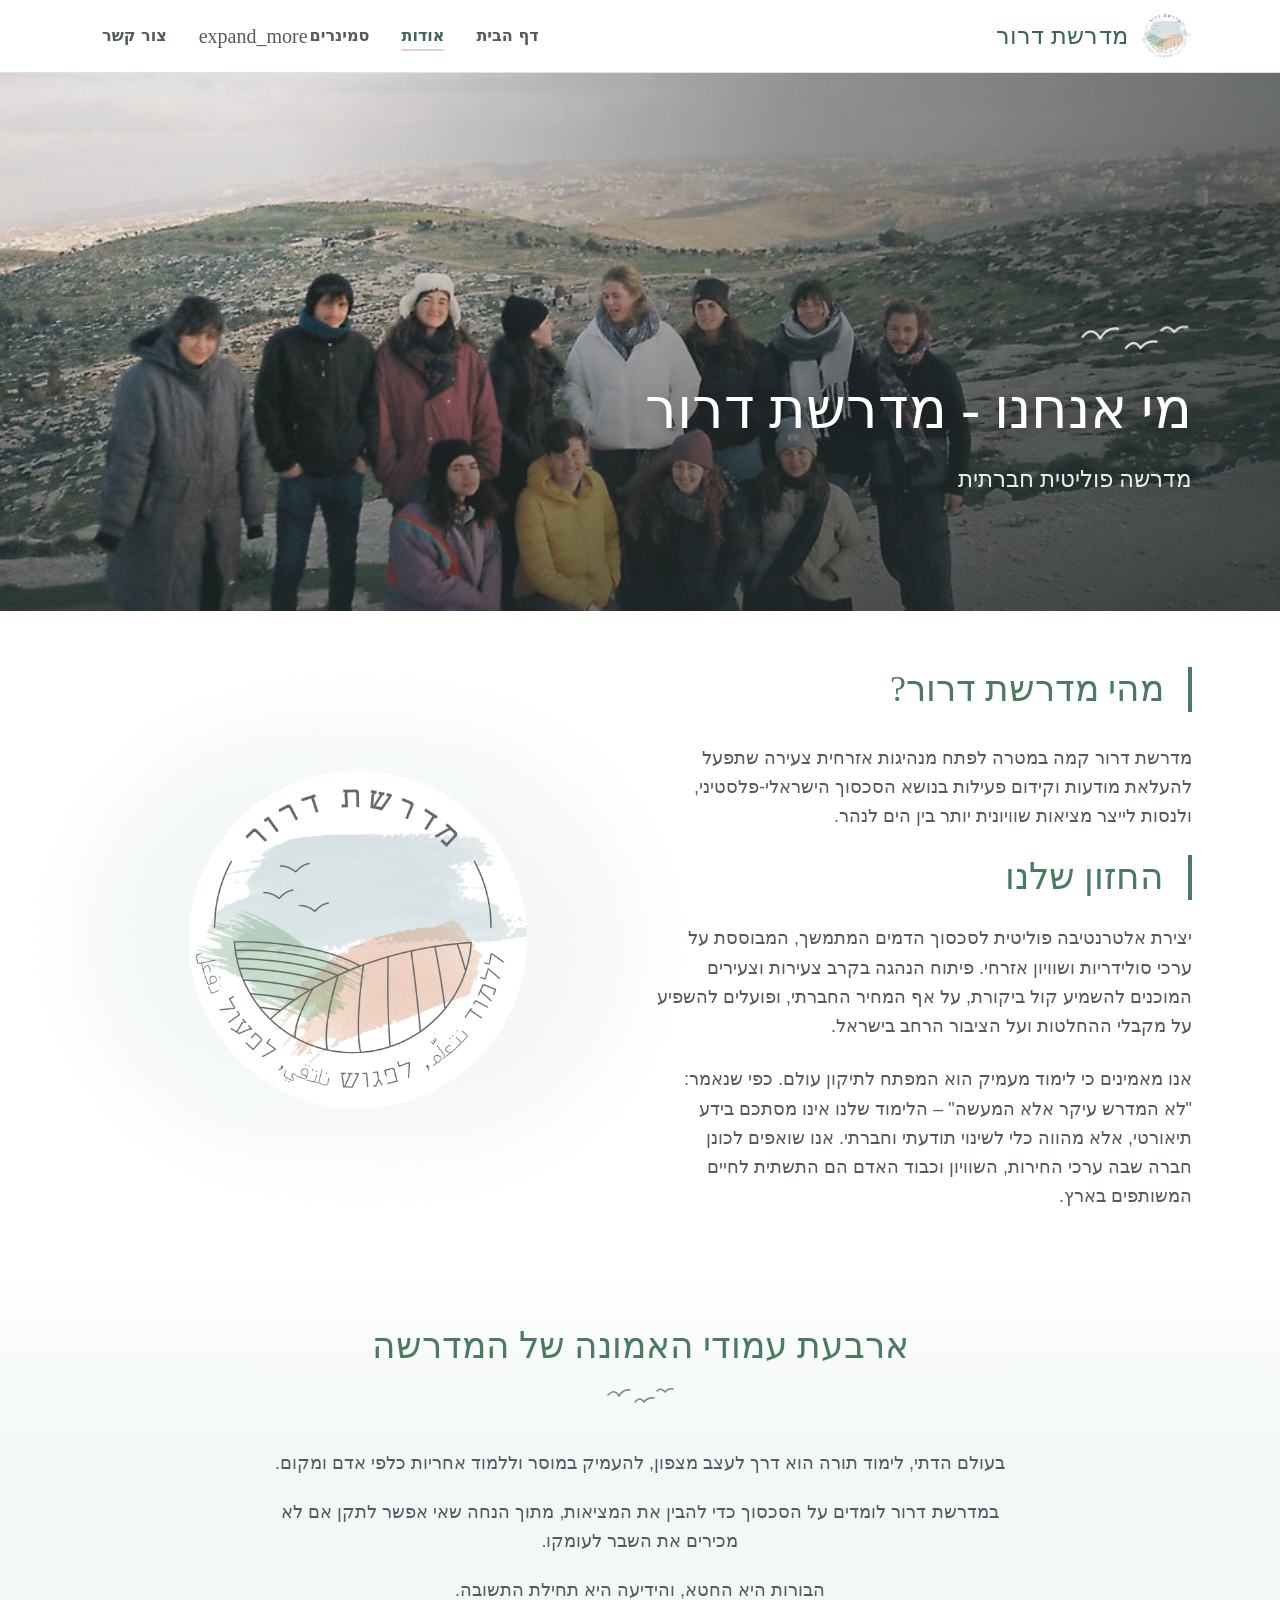
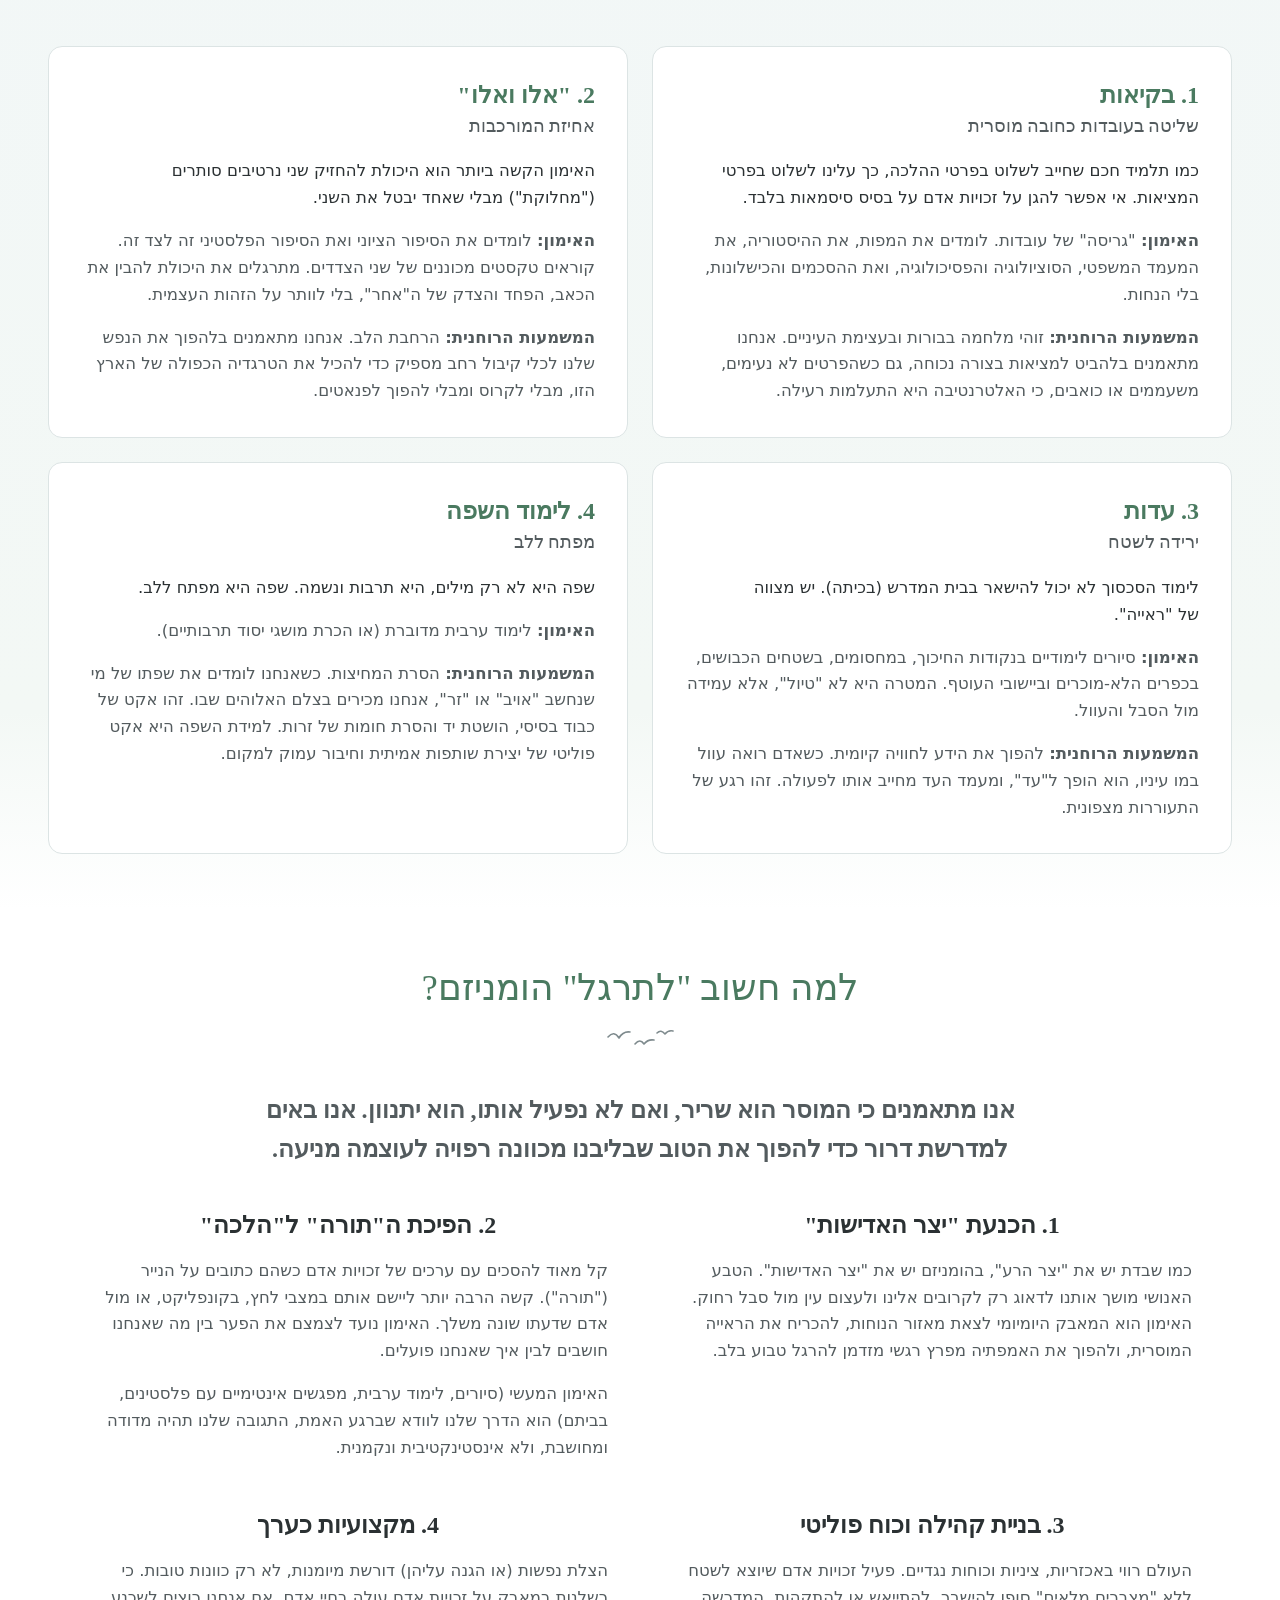
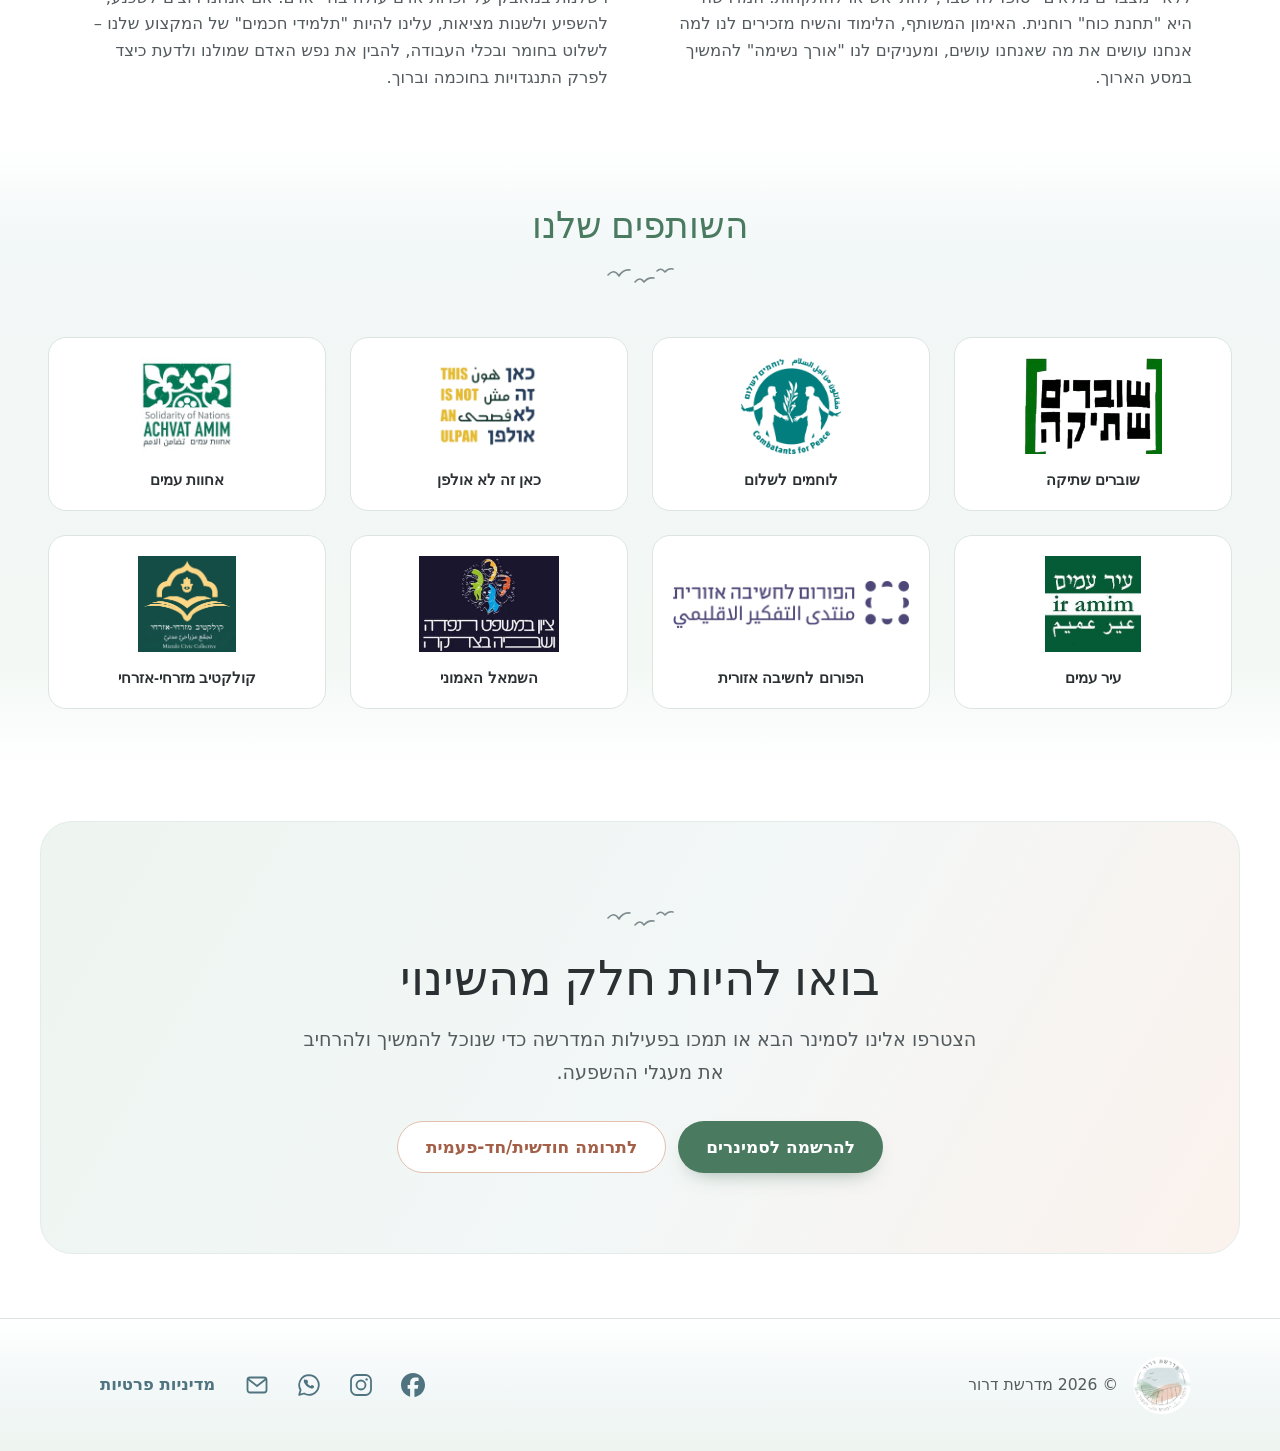
<file: about.html>
<!DOCTYPE html><html dir="rtl" lang="he"><head>
<meta charset="utf-8">
<meta content="width=device-width, initial-scale=1.0" name="viewport">
<meta http-equiv="Content-Security-Policy" content="default-src 'self'; script-src 'self' 'unsafe-inline'; style-src 'self' 'unsafe-inline' https://fonts.googleapis.com; font-src 'self' https://fonts.gstatic.com; img-src 'self' data:; media-src 'self'; connect-src 'self' https://script.google.com https://script.googleusercontent.com; frame-src 'self'; form-action 'self' https://formsubmit.co; object-src 'none'; base-uri 'self'; upgrade-insecure-requests">
<meta name="referrer" content="strict-origin-when-cross-origin">
<title>מי אנחנו - מדרשת דרור</title>
<link rel="icon" type="image/png" href="logo_circle.png">
<link rel="apple-touch-icon" href="logo_circle.png">
<link rel="preconnect" href="https://fonts.googleapis.com">
<link rel="preconnect" href="https://fonts.gstatic.com" crossorigin>
<link href="https://fonts.googleapis.com/css2?family=Assistant:wght@400;500;600;700&amp;family=Frank+Ruhl+Libre:wght@400;500;600;700&amp;display=swap" rel="stylesheet">
<link href="https://fonts.googleapis.com/css2?family=Material+Symbols+Outlined:wght,FILL@100..700,0..1&amp;display=swap" rel="stylesheet">
<link rel="stylesheet" href="assets/dror.css?v=7">
<link rel="stylesheet" href="assets/tailwind.css?v=7">
</head>
<body class="dr-page font-body-md text-body-md overflow-x-hidden">
<header class="dr-header">
<div class="dr-header__bar">
<a href="index.html" class="dr-brand" aria-label="מדרשת דרור - דף הבית"><img alt="מדרשת דרור לוגו" src="logo_circle.png" width="52" height="52"><span>מדרשת דרור</span></a>
<nav class="dr-nav" aria-label="ניווט ראשי">
<a href="index.html">דף הבית</a>
<a href="about.html">אודות</a>
<div class="dr-nav__group">
<button type="button" class="dr-nav__toggle" aria-expanded="false" aria-haspopup="true"><span>סמינרים</span><span class="material-symbols-outlined" aria-hidden="true">expand_more</span></button>
<div class="dr-nav__menu">
<a href="autumn-seminar.html">סמינר סתיו (ארוך)</a>
<a href="spring-seminar.html">סמינר אביב (קצר)</a>
<a href="youth-seminar.html">סמינר נוער</a>
<a href="reconciliation.html">קורס מבוא מכיבוש לפיוס</a>
</div>
</div>
<a href="index.html#contact">צור קשר</a>
</nav>
<button id="mobile-menu-btn" type="button" class="dr-menu-btn" aria-label="תפריט" aria-expanded="false" aria-controls="mobile-menu"><span class="material-symbols-outlined" aria-hidden="true">menu</span></button>
</div>
<div id="mobile-menu" class="dr-mobile" hidden>
<nav aria-label="ניווט ראשי בטלפון">
<a href="index.html">דף הבית</a>
<a href="about.html">אודות</a>
<span class="dr-mobile__label">סמינרים</span>
<a class="dr-mobile__sub" href="autumn-seminar.html">סמינר סתיו (ארוך)</a>
<a class="dr-mobile__sub" href="spring-seminar.html">סמינר אביב (קצר)</a>
<a class="dr-mobile__sub" href="youth-seminar.html">סמינר נוער</a>
<a class="dr-mobile__sub" href="reconciliation.html">קורס מבוא מכיבוש לפיוס</a>
<a href="index.html#contact">צור קשר</a>
</nav>
</div>
</header>
<main>
<!-- Hero Section -->
<section class="dr-hero">
<div class="dr-hero__inner">
<div class="dr-hero__text">
<svg class="dr-hero__birds" viewBox="0 0 72 24" fill="none" stroke="currentColor" stroke-width="1.4" stroke-linecap="round" stroke-linejoin="round" aria-hidden="true"><path d="M4 10 Q10 3 15 11 Q19 4 26 5"/><path d="M31 17 Q36 11 40 17 Q44 12 50 13"/><path d="M53 6 Q57 2 61 7 Q64 3 69 4"/></svg>
<h1>מי אנחנו - מדרשת דרור</h1>
<p class="dr-hero__quote">מדרשה פוליטית חברתית</p>
</div>
<figure class="dr-hero__media"><img alt="מי אנחנו - מדרשת דרור" src="group_horizontal.png" fetchpriority="high"></figure>
</div>
</section>
<!-- Introduction/Vision -->
<section class="py-section-gap px-margin-mobile md:px-margin-desktop max-w-container-max mx-auto section-animate">
<div class="grid md:grid-cols-2 gap-gutter items-center">
<div class="space-y-8 order-2 md:order-1">
<h2 class="font-headline-lg text-headline-lg text-primary border-r-4 border-primary pr-6">מהי מדרשת דרור?</h2>
<div class="space-y-6 text-on-surface-variant font-body-lg text-body-lg leading-relaxed">
<p>
                            מדרשת דרור קמה במטרה לפתח מנהיגות אזרחית צעירה שתפעל להעלאת מודעות וקידום פעילות בנושא הסכסוך הישראלי-פלסטיני, ולנסות לייצר מציאות שוויונית יותר בין הים לנהר.
                        </p>
<h2 class="font-headline-lg text-headline-lg text-primary border-r-4 border-primary pr-6">החזון שלנו</h2>
<p>
                            יצירת אלטרנטיבה פוליטית לסכסוך הדמים המתמשך, המבוססת על ערכי סולידריות ושוויון אזרחי. פיתוח הנהגה בקרב צעירות וצעירים המוכנים להשמיע קול ביקורת, על אף המחיר החברתי, ופועלים להשפיע על מקבלי ההחלטות ועל הציבור הרחב בישראל.
                        </p>
<p>
                            אנו מאמינים כי לימוד מעמיק הוא המפתח לתיקון עולם. כפי שנאמר: "לא המדרש עיקר אלא המעשה" – הלימוד שלנו אינו מסתכם בידע תיאורטי, אלא מהווה כלי לשינוי תודעתי וחברתי. אנו שואפים לכונן חברה שבה ערכי החירות, השוויון וכבוד האדם הם התשתית לחיים המשותפים בארץ.
                        </p>
</div>
</div>
<div class="order-1 md:order-2">
<div class="relative p-4">
<div class="absolute inset-0 dr-wash -z-10 rounded-full blur-2xl opacity-80"></div>
<img alt="מדרשת דרור" class="w-full object-contain aspect-[4/3] p-4" src="logo_circle.png">
</div>
</div>
</div>
</section>
<!-- The Four Pillars -->
<section class="dr-band py-section-gap px-margin-mobile md:px-margin-desktop section-animate visible">
<div class="max-w-container-max mx-auto">
<div class="text-center mb-10">
<h2 class="font-headline-lg text-headline-lg text-primary mb-4">ארבעת עמודי האמונה של המדרשה</h2>
<span class="dr-ornament" aria-hidden="true"></span>
<div class="max-w-3xl mx-auto mt-10 space-y-5 font-body-lg text-body-lg text-on-surface-variant leading-relaxed">
<p>בעולם הדתי, לימוד תורה הוא דרך לעצב מצפון, להעמיק במוסר וללמוד אחריות כלפי אדם ומקום.</p>
<p>במדרשת דרור לומדים על הסכסוך כדי להבין את המציאות, מתוך הנחה שאי אפשר לתקן אם לא מכירים את השבר לעומקו.</p>
<p>הבורות היא החטא, והידיעה היא תחילת התשובה.</p>
</div>
</div>
<div class="grid grid-cols-1 md:grid-cols-2 gap-gutter">
<!-- Pillar 1 -->
<div class="bg-surface p-8 rounded-lg border border-outline-variant hover:border-primary transition-all">
<h3 class="font-headline-md text-headline-md text-primary mb-4">1. בקיאות <span class="block text-body-lg font-normal text-on-surface-variant">שליטה בעובדות כחובה מוסרית</span></h3>
<div class="space-y-4">
<p class="text-on-surface leading-relaxed">כמו תלמיד חכם שחייב לשלוט בפרטי ההלכה, כך עלינו לשלוט בפרטי המציאות. אי אפשר להגן על זכויות אדם על בסיס סיסמאות בלבד.</p>
<p class="text-on-surface-variant leading-relaxed">
<span class="font-bold">האימון:</span> "גריסה" של עובדות. לומדים את המפות, את ההיסטוריה, את המעמד המשפטי, הסוציולוגיה והפסיכולוגיה, ואת ההסכמים והכישלונות, בלי הנחות.
                            </p>
<p class="text-on-surface-variant leading-relaxed">
<span class="font-bold">המשמעות הרוחנית:</span> זוהי מלחמה בבורות ובעצימת העיניים. אנחנו מתאמנים בלהביט למציאות בצורה נכוחה, גם כשהפרטים לא נעימים, משעממים או כואבים, כי האלטרנטיבה היא התעלמות רעילה.
                            </p>
</div>
</div>
<!-- Pillar 2 -->
<div class="bg-surface p-8 rounded-lg border border-outline-variant hover:border-primary transition-all">
<h3 class="font-headline-md text-headline-md text-primary mb-4">2. "אלו ואלו" <span class="block text-body-lg font-normal text-on-surface-variant">אחיזת המורכבות</span></h3>
<div class="space-y-4">
<p class="text-on-surface leading-relaxed">האימון הקשה ביותר הוא היכולת להחזיק שני נרטיבים סותרים ("מחלוקת") מבלי שאחד יבטל את השני.</p>
<p class="text-on-surface-variant leading-relaxed">
<span class="font-bold">האימון:</span> לומדים את הסיפור הציוני ואת הסיפור הפלסטיני זה לצד זה. קוראים טקסטים מכוננים של שני הצדדים. מתרגלים את היכולת להבין את הכאב, הפחד והצדק של ה"אחר", בלי לוותר על הזהות העצמית.
                            </p>
<p class="text-on-surface-variant leading-relaxed">
<span class="font-bold">המשמעות הרוחנית:</span> הרחבת הלב. אנחנו מתאמנים בלהפוך את הנפש שלנו לכלי קיבול רחב מספיק כדי להכיל את הטרגדיה הכפולה של הארץ הזו, מבלי לקרוס ומבלי להפוך לפנאטים.
                            </p>
</div>
</div>
<!-- Pillar 3 -->
<div class="bg-surface p-8 rounded-lg border border-outline-variant hover:border-primary transition-all">
<h3 class="font-headline-md text-headline-md text-primary mb-4">3. עדות <span class="block text-body-lg font-normal text-on-surface-variant">ירידה לשטח</span></h3>
<div class="space-y-4">
<p class="text-on-surface leading-relaxed">לימוד הסכסוך לא יכול להישאר בבית המדרש (בכיתה). יש מצווה של "ראייה".</p>
<p class="text-on-surface-variant leading-relaxed">
<span class="font-bold">האימון:</span> סיורים לימודיים בנקודות החיכוך, במחסומים, בשטחים הכבושים, בכפרים הלא-מוכרים וביישובי העוטף. המטרה היא לא "טיול", אלא עמידה מול הסבל והעוול.
                            </p>
<p class="text-on-surface-variant leading-relaxed">
<span class="font-bold">המשמעות הרוחנית:</span> להפוך את הידע לחוויה קיומית. כשאדם רואה עוול במו עיניו, הוא הופך ל"עד", ומעמד העד מחייב אותו לפעולה. זהו רגע של התעוררות מצפונית.
                            </p>
</div>
</div>
<!-- Pillar 4 -->
<div class="bg-surface p-8 rounded-lg border border-outline-variant hover:border-primary transition-all">
<h3 class="font-headline-md text-headline-md text-primary mb-4">4. לימוד השפה <span class="block text-body-lg font-normal text-on-surface-variant">מפתח ללב</span></h3>
<div class="space-y-4">
<p class="text-on-surface leading-relaxed">שפה היא לא רק מילים, היא תרבות ונשמה. שפה היא מפתח ללב.</p>
<p class="text-on-surface-variant leading-relaxed">
<span class="font-bold">האימון:</span> לימוד ערבית מדוברת (או הכרת מושגי יסוד תרבותיים).
                            </p>
<p class="text-on-surface-variant leading-relaxed">
<span class="font-bold">המשמעות הרוחנית:</span> הסרת המחיצות. כשאנחנו לומדים את שפתו של מי שנחשב "אויב" או "זר", אנחנו מכירים בצלם האלוהים שבו. זהו אקט של כבוד בסיסי, הושטת יד והסרת חומות של זרות. למידת השפה היא אקט פוליטי של יצירת שותפות אמיתית וחיבור עמוק למקום.
                            </p>
</div>
</div>
</div>
</div>
</section>
<!-- The Importance of 'Practicing' Humanism -->
<section class="py-section-gap px-margin-mobile md:px-margin-desktop max-w-container-max mx-auto section-animate visible">
<div class="text-center mb-10">
<h2 class="font-headline-lg text-headline-lg text-primary mb-4">למה חשוב "לתרגל" הומניזם?</h2>
<span class="dr-ornament" aria-hidden="true"></span>
<p class="max-w-3xl mx-auto mt-10 font-headline-md text-headline-md text-on-surface-variant leading-relaxed">אנו מתאמנים כי המוסר הוא שריר, ואם לא נפעיל אותו, הוא יתנוון. אנו באים למדרשת דרור כדי להפוך את הטוב שבליבנו מכוונה רפויה לעוצמה מניעה.</p>
</div>
<div class="grid grid-cols-1 md:grid-cols-2 gap-x-16 gap-y-12">
<div class="space-y-4 text-center">
<h4 class="font-headline-md text-headline-md">1. הכנעת "יצר האדישות"</h4>
<p class="text-on-surface-variant leading-relaxed text-right">כמו שבדת יש את "יצר הרע", בהומניזם יש את "יצר האדישות". הטבע האנושי מושך אותנו לדאוג רק לקרובים אלינו ולעצום עין מול סבל רחוק. האימון הוא המאבק היומיומי לצאת מאזור הנוחות, להכריח את הראייה המוסרית, ולהפוך את האמפתיה מפרץ רגשי מזדמן להרגל טבוע בלב.</p>
</div>
<div class="space-y-4 text-center">
<h4 class="font-headline-md text-headline-md">2. הפיכת ה"תורה" ל"הלכה"</h4>
<p class="text-on-surface-variant leading-relaxed text-right">קל מאוד להסכים עם ערכים של זכויות אדם כשהם כתובים על הנייר ("תורה"). קשה הרבה יותר ליישם אותם במצבי לחץ, בקונפליקט, או מול אדם שדעתו שונה משלך. האימון נועד לצמצם את הפער בין מה שאנחנו חושבים לבין איך שאנחנו פועלים.</p>
<p class="text-on-surface-variant leading-relaxed text-right">האימון המעשי (סיורים, לימוד ערבית, מפגשים אינטימיים עם פלסטינים, בביתם) הוא הדרך שלנו לוודא שברגע האמת, התגובה שלנו תהיה מדודה ומחושבת, ולא אינסטינקטיבית ונקמנית.</p>
</div>
<div class="space-y-4 text-center">
<h4 class="font-headline-md text-headline-md">3. בניית קהילה וכוח פוליטי</h4>
<p class="text-on-surface-variant leading-relaxed text-right">העולם רווי באכזריות, ציניות וכוחות נגדיים. פעיל זכויות אדם שיוצא לשטח ללא "מצברים מלאים" סופו להישבר, להתייאש או להתקהות. המדרשה היא "תחנת כוח" רוחנית. האימון המשותף, הלימוד והשיח מזכירים לנו למה אנחנו עושים את מה שאנחנו עושים, ומעניקים לנו "אורך נשימה" להמשיך במסע הארוך.</p>
</div>
<div class="space-y-4 text-center">
<h4 class="font-headline-md text-headline-md">4. מקצועיות כערך</h4>
<p class="text-on-surface-variant leading-relaxed text-right">הצלת נפשות (או הגנה עליהן) דורשת מיומנות, לא רק כוונות טובות. כי רשלנות במאבק על זכויות אדם עולה בחיי אדם. אם אנחנו רוצים לשכנע, להשפיע ולשנות מציאות, עלינו להיות "תלמידי חכמים" של המקצוע שלנו – לשלוט בחומר ובכלי העבודה, להבין את נפש האדם שמולנו ולדעת כיצד לפרק התנגדויות בחוכמה וברוך.</p>
</div>
</div>
</section>
<!-- Partners -->
<section class="dr-band py-section-gap px-margin-mobile md:px-margin-desktop" id="partners">
<div class="max-w-container-max mx-auto">
<div class="text-center mb-12">
<h2 class="font-headline-lg text-headline-lg text-primary mb-4">השותפים שלנו</h2>
<span class="dr-ornament" aria-hidden="true"></span>
</div>
<ul class="grid grid-cols-2 sm:grid-cols-3 lg:grid-cols-4 gap-4 md:gap-6">
<li><a class="h-full flex flex-col items-center justify-between gap-4 bg-white rounded-xl border border-outline-variant p-5 hover:border-primary hover:shadow-md transition-all" href="https://www.shovrimshtika.org/" target="_blank" rel="noopener"><span class="h-24 flex items-center"><img class="max-h-24 w-auto object-contain" src="images/partners/breaking-the-silence.png" alt="לוגו שוברים שתיקה" loading="lazy"></span><span class="font-label-md text-label-md text-on-surface text-center">שוברים שתיקה</span></a></li>
<li><a class="h-full flex flex-col items-center justify-between gap-4 bg-white rounded-xl border border-outline-variant p-5 hover:border-primary hover:shadow-md transition-all" href="https://cfpeace.org/he/" target="_blank" rel="noopener"><span class="h-24 flex items-center"><img class="max-h-24 w-auto object-contain" src="images/partners/combatants-for-peace.png" alt="לוגו לוחמים לשלום" loading="lazy"></span><span class="font-label-md text-label-md text-on-surface text-center">לוחמים לשלום</span></a></li>
<li><a class="h-full flex flex-col items-center justify-between gap-4 bg-white rounded-xl border border-outline-variant p-5 hover:border-primary hover:shadow-md transition-all" href="https://he.thisisnotanulpan.com/" target="_blank" rel="noopener"><span class="h-24 flex items-center"><img class="max-h-24 w-auto object-contain" src="images/partners/not-an-ulpan.png" alt="לוגו כאן זה לא אולפן" loading="lazy"></span><span class="font-label-md text-label-md text-on-surface text-center">כאן זה לא אולפן</span></a></li>
<li><a class="h-full flex flex-col items-center justify-between gap-4 bg-white rounded-xl border border-outline-variant p-5 hover:border-primary hover:shadow-md transition-all" href="https://www.achvatamim.org/" target="_blank" rel="noopener"><span class="h-24 flex items-center"><img class="max-h-24 w-auto object-contain" src="images/partners/achvat-amim.jpg" alt="לוגו אחוות עמים" loading="lazy"></span><span class="font-label-md text-label-md text-on-surface text-center">אחוות עמים</span></a></li>
<li><a class="h-full flex flex-col items-center justify-between gap-4 bg-white rounded-xl border border-outline-variant p-5 hover:border-primary hover:shadow-md transition-all" href="https://ir-amim.org.il/he/" target="_blank" rel="noopener"><span class="h-24 flex items-center"><img class="max-h-24 w-auto object-contain" src="images/partners/ir-amim.jpg" alt="לוגו עיר עמים" loading="lazy"></span><span class="font-label-md text-label-md text-on-surface text-center">עיר עמים</span></a></li>
<li><a class="h-full flex flex-col items-center justify-between gap-4 bg-white rounded-xl border border-outline-variant p-5 hover:border-primary hover:shadow-md transition-all" href="https://www.regthink.org/" target="_blank" rel="noopener"><span class="h-24 flex items-center"><img class="max-h-12 max-w-full w-auto object-contain" src="images/partners/regthink-text.png" alt="לוגו הפורום לחשיבה אזורית" loading="lazy"></span><span class="font-label-md text-label-md text-on-surface text-center">הפורום לחשיבה אזורית</span></a></li>
<li><a class="h-full flex flex-col items-center justify-between gap-4 bg-white rounded-xl border border-outline-variant p-5 hover:border-primary hover:shadow-md transition-all" href="https://www.smolemuni.com/" target="_blank" rel="noopener"><span class="h-24 flex items-center"><img class="max-h-24 w-auto object-contain" src="images/partners/smol-emuni.jpg" alt="לוגו השמאל האמוני" loading="lazy"></span><span class="font-label-md text-label-md text-on-surface text-center">השמאל האמוני</span></a></li>
<li><a class="h-full flex flex-col items-center justify-between gap-4 bg-white rounded-xl border border-outline-variant p-5 hover:border-primary hover:shadow-md transition-all" href="https://mizrahinationlaw.com/" target="_blank" rel="noopener"><span class="h-24 flex items-center"><img class="max-h-24 w-auto object-contain" src="images/partners/mizrahi-civic-collective.png" alt="לוגו קולקטיב מזרחי-אזרחי" loading="lazy"></span><span class="font-label-md text-label-md text-on-surface text-center">קולקטיב מזרחי-אזרחי</span></a></li>
</ul>
</div>
</section>
<!-- Call to Action -->
<section class="dr-cta">
<div class="dr-cta__card">
<span class="dr-ornament" aria-hidden="true"></span>
<h2>בואו להיות חלק מהשינוי</h2>
<p>הצטרפו אלינו לסמינר הבא או תמכו בפעילות המדרשה כדי שנוכל להמשיך ולהרחיב את מעגלי ההשפעה.</p>
<div class="dr-cta__actions">
<a href="registration.html" class="dr-btn dr-btn--primary">להרשמה לסמינרים</a>
<a href="https://secure.cardcom.solutions/e/vIYmhhIYBkmzveARZsw" target="_blank" rel="noopener" class="dr-btn dr-btn--clay">לתרומה חודשית/חד-פעמית</a>
</div>
</div>
</section>
</main>
<footer class="dr-footer">
<div class="dr-footer__inner">
<div class="dr-footer__brand"><a href="index.html" aria-label="מדרשת דרור - דף הבית" title="דף הבית"><img alt="מדרשת דרור" src="logo_circle.png" width="60" height="60"></a><span>© 2026 מדרשת דרור</span></div>
<div class="dr-footer__links">
<a href="https://www.facebook.com/profile.php?id=61557330713450" target="_blank" rel="noopener" aria-label="פייסבוק" title="פייסבוק"><svg viewBox="0 0 24 24" fill="currentColor" aria-hidden="true"><path d="M9.101 23.691v-7.98H6.627v-3.667h2.474v-1.58c0-4.085 1.848-5.978 5.858-5.978.401 0 .955.042 1.468.103a8.68 8.68 0 0 1 1.141.195v3.325a8.623 8.623 0 0 0-.653-.036 26.805 26.805 0 0 0-.733-.009c-.707 0-1.259.096-1.675.309a1.686 1.686 0 0 0-.679.622c-.258.42-.374.995-.374 1.752v1.297h3.919l-.386 2.103-.287 1.564h-3.246v8.245C19.396 23.238 24 18.179 24 12.044c0-6.627-5.373-12-12-12s-12 5.373-12 12c0 5.628 3.874 10.35 9.101 11.647Z"/></svg></a>
<a href="https://www.instagram.com/midreshetdror/" target="_blank" rel="noopener" aria-label="אינסטגרם" title="אינסטגרם"><svg viewBox="0 0 24 24" fill="none" stroke="currentColor" stroke-width="1.8" aria-hidden="true"><rect x="2" y="2" width="20" height="20" rx="5.5"/><circle cx="12" cy="12" r="4.5"/><circle cx="17.6" cy="6.4" r="1.2" fill="currentColor" stroke="none"/></svg></a>
<a href="https://wa.me/972523640090" target="_blank" rel="noopener" aria-label="וואטסאפ 052-3640090" title="וואטסאפ 052-3640090"><svg viewBox="0 0 24 24" aria-hidden="true"><path d="M12 2.2a9.8 9.8 0 0 0-8.4 14.8L2.2 21.8l4.9-1.3A9.8 9.8 0 1 0 12 2.2Z" fill="none" stroke="currentColor" stroke-width="1.8" stroke-linejoin="round"/><path d="M8.6 7.1c.2-.4.4-.4.7-.4h.5c.2 0 .4 0 .5.4l.7 1.7c.1.2.1.4 0 .5l-.4.6c-.1.2-.2.3 0 .5.3.6.8 1.2 1.4 1.7.7.6 1.2.8 1.5.9.2.1.3.1.4-.1l.6-.8c.1-.2.3-.2.5-.1l1.6.8c.2.1.4.2.4.3.1.2.1.8-.2 1.3-.2.5-1.2 1.1-1.7 1.1-.4.1-1 .2-3.2-.9-2.6-1.2-4.1-3.8-4.2-4-.1-.2-.9-1.2-.9-2.4 0-1.1.5-1.6.8-1.9Z" fill="currentColor"/></svg></a>
<a href="mailto:info@midreshet-dror.com" aria-label="אימייל" title="אימייל"><svg viewBox="0 0 24 24" fill="none" stroke="currentColor" stroke-width="1.8" stroke-linejoin="round" aria-hidden="true"><rect x="2.5" y="4.5" width="19" height="15" rx="2.5"/><path d="m3 6 9 7 9-7"/></svg></a>
<a class="dr-footer__text" href="privacy.html">מדיניות פרטיות</a>
</div>
</div>
</footer>
<script src="assets/site.js?v=7"></script>
</body></html>
</file>
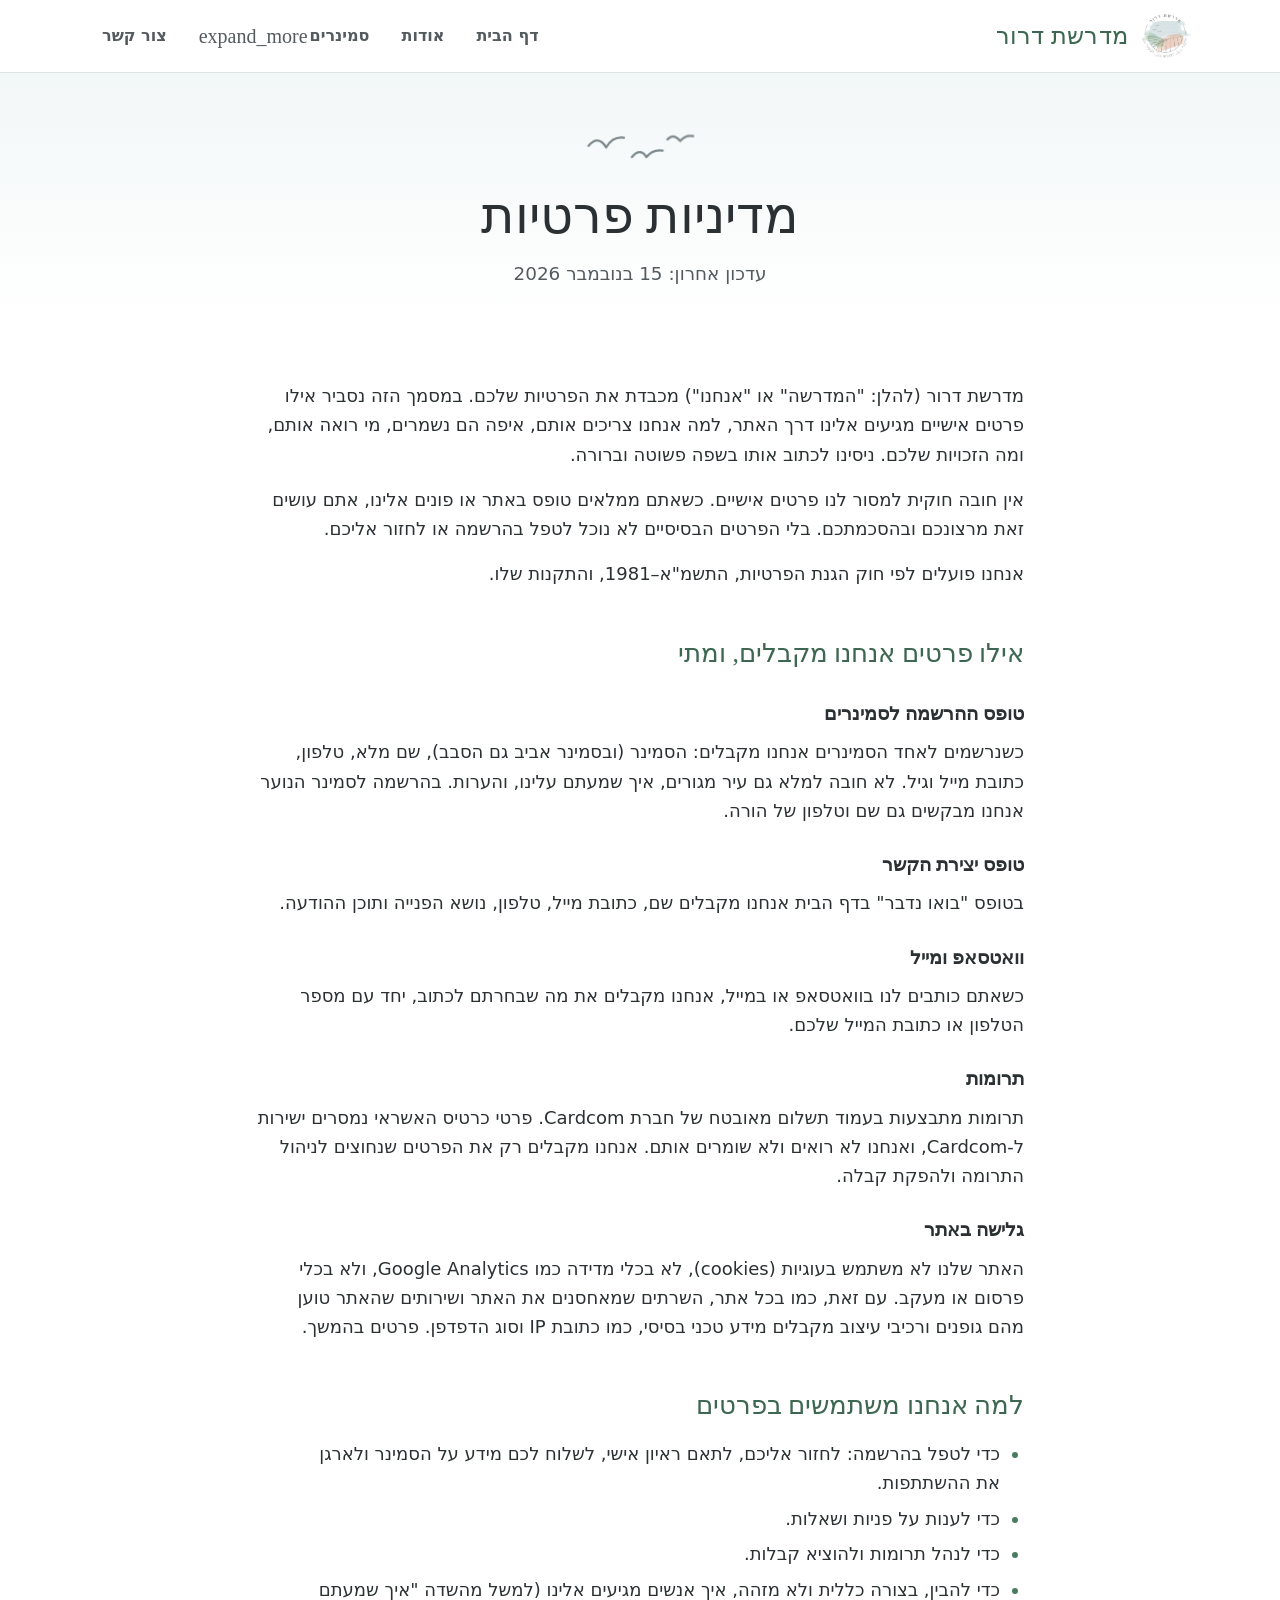
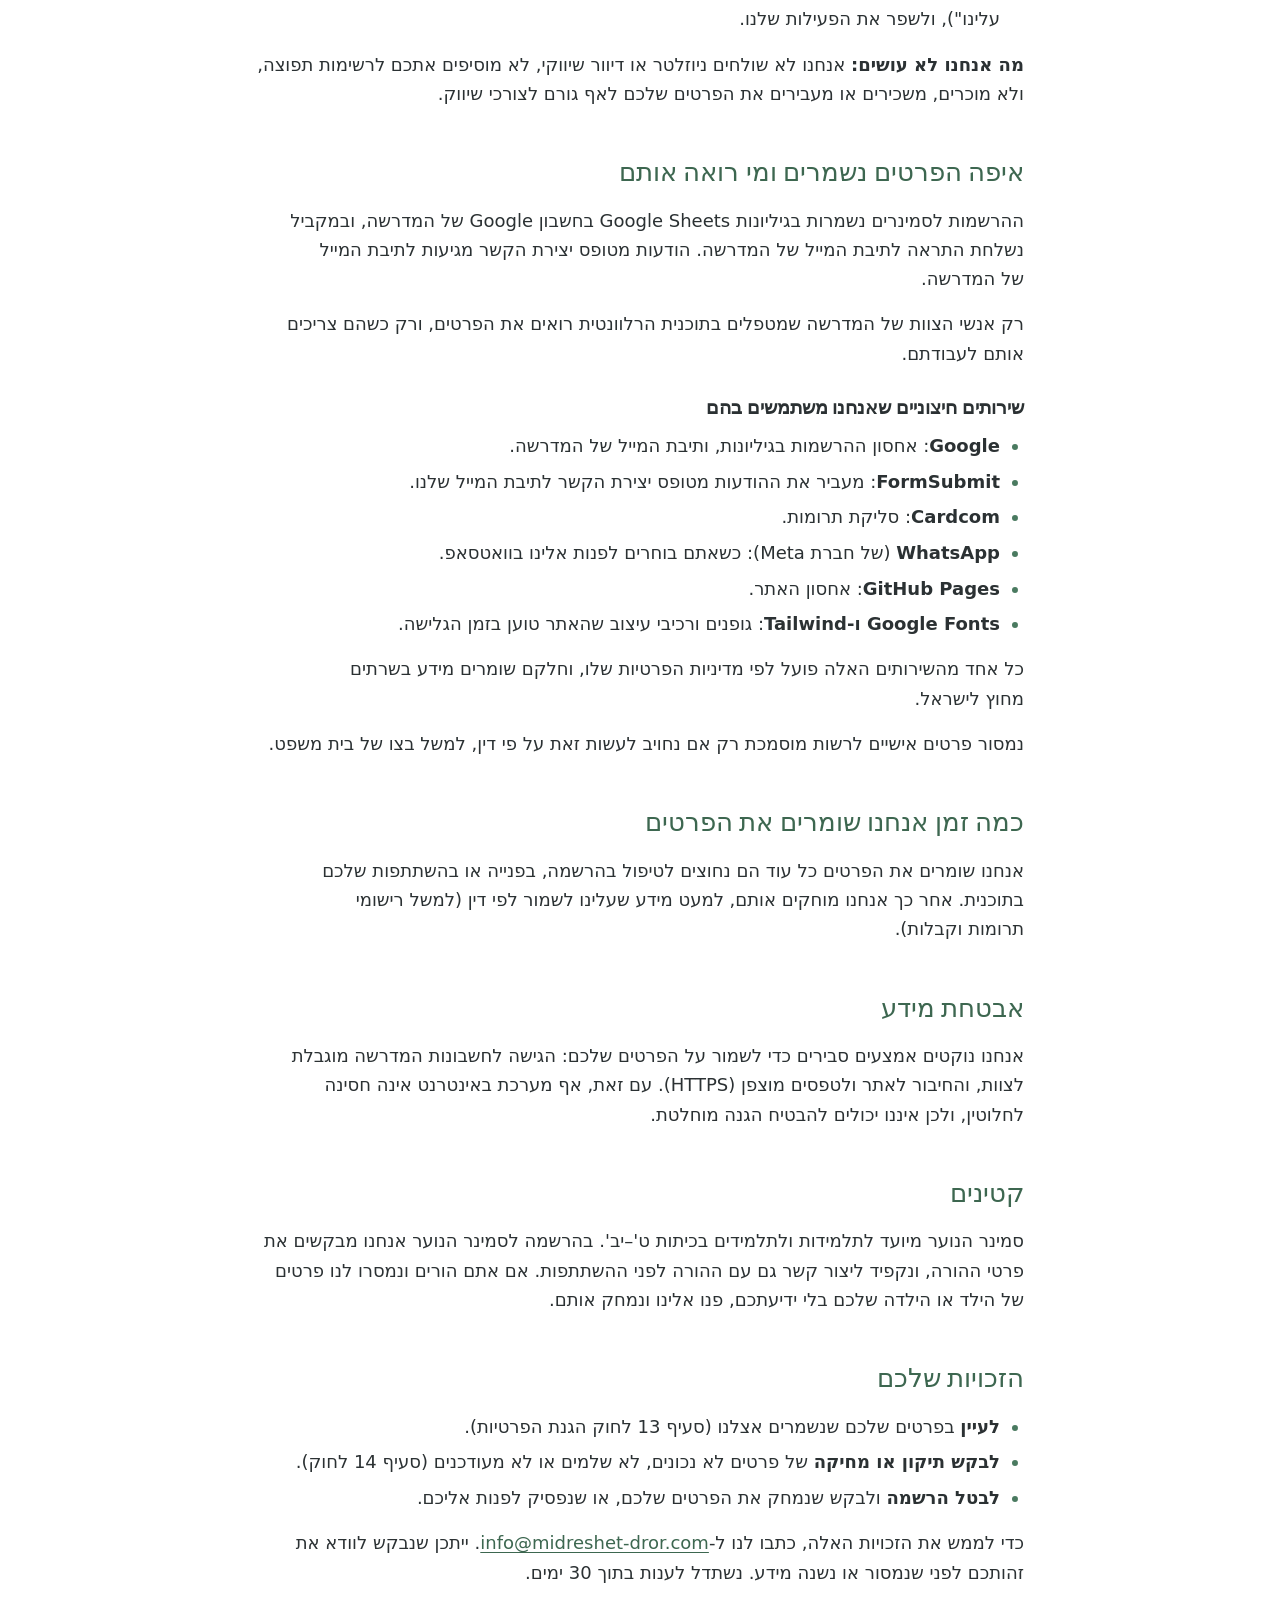
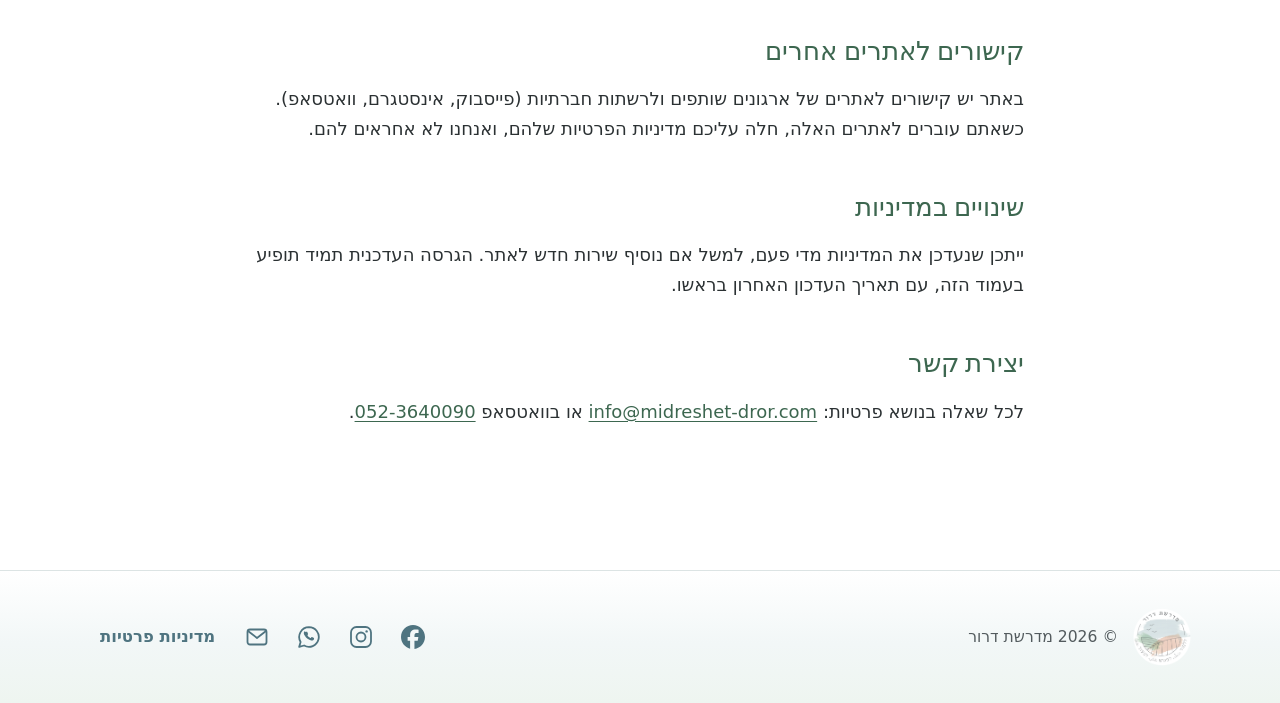
<file: privacy.html>
<!DOCTYPE html><html dir="rtl" lang="he"><head>
<meta charset="utf-8">
<meta content="width=device-width, initial-scale=1.0" name="viewport">
<meta http-equiv="Content-Security-Policy" content="default-src 'self'; script-src 'self' 'unsafe-inline'; style-src 'self' 'unsafe-inline' https://fonts.googleapis.com; font-src 'self' https://fonts.gstatic.com; img-src 'self' data:; media-src 'self'; connect-src 'self' https://script.google.com https://script.googleusercontent.com; frame-src 'self'; form-action 'self' https://formsubmit.co; object-src 'none'; base-uri 'self'; upgrade-insecure-requests">
<meta name="referrer" content="strict-origin-when-cross-origin">
<title>מדיניות פרטיות | מדרשת דרור</title>
<link rel="icon" type="image/png" href="logo_circle.png">
<link rel="apple-touch-icon" href="logo_circle.png">
<link rel="preconnect" href="https://fonts.googleapis.com">
<link rel="preconnect" href="https://fonts.gstatic.com" crossorigin>
<link href="https://fonts.googleapis.com/css2?family=Assistant:wght@400;500;600;700&amp;family=Frank+Ruhl+Libre:wght@400;500;600;700&amp;display=swap" rel="stylesheet">
<link href="https://fonts.googleapis.com/css2?family=Material+Symbols+Outlined:wght,FILL@100..700,0..1&amp;display=swap" rel="stylesheet">
<link rel="stylesheet" href="assets/dror.css?v=7">
<link rel="stylesheet" href="assets/tailwind.css?v=7">
</head>
<body class="dr-page font-body-md text-body-md overflow-x-hidden">
<header class="dr-header">
<div class="dr-header__bar">
<a href="index.html" class="dr-brand" aria-label="מדרשת דרור - דף הבית"><img alt="מדרשת דרור לוגו" src="logo_circle.png" width="52" height="52"><span>מדרשת דרור</span></a>
<nav class="dr-nav" aria-label="ניווט ראשי">
<a href="index.html">דף הבית</a>
<a href="about.html">אודות</a>
<div class="dr-nav__group">
<button type="button" class="dr-nav__toggle" aria-expanded="false" aria-haspopup="true"><span>סמינרים</span><span class="material-symbols-outlined" aria-hidden="true">expand_more</span></button>
<div class="dr-nav__menu">
<a href="autumn-seminar.html">סמינר סתיו (ארוך)</a>
<a href="spring-seminar.html">סמינר אביב (קצר)</a>
<a href="youth-seminar.html">סמינר נוער</a>
<a href="reconciliation.html">קורס מבוא מכיבוש לפיוס</a>
</div>
</div>
<a href="index.html#contact">צור קשר</a>
</nav>
<button id="mobile-menu-btn" type="button" class="dr-menu-btn" aria-label="תפריט" aria-expanded="false" aria-controls="mobile-menu"><span class="material-symbols-outlined" aria-hidden="true">menu</span></button>
</div>
<div id="mobile-menu" class="dr-mobile" hidden>
<nav aria-label="ניווט ראשי בטלפון">
<a href="index.html">דף הבית</a>
<a href="about.html">אודות</a>
<span class="dr-mobile__label">סמינרים</span>
<a class="dr-mobile__sub" href="autumn-seminar.html">סמינר סתיו (ארוך)</a>
<a class="dr-mobile__sub" href="spring-seminar.html">סמינר אביב (קצר)</a>
<a class="dr-mobile__sub" href="youth-seminar.html">סמינר נוער</a>
<a class="dr-mobile__sub" href="reconciliation.html">קורס מבוא מכיבוש לפיוס</a>
<a href="index.html#contact">צור קשר</a>
</nav>
</div>
</header>
<main class="">
<section class="dr-pagehead">
<div class="dr-pagehead__inner">
<svg class="dr-hero__birds" viewBox="0 0 72 24" fill="none" stroke="currentColor" stroke-width="1.4" stroke-linecap="round" stroke-linejoin="round" aria-hidden="true"><path d="M4 10 Q10 3 15 11 Q19 4 26 5"/><path d="M31 17 Q36 11 40 17 Q44 12 50 13"/><path d="M53 6 Q57 2 61 7 Q64 3 69 4"/></svg>
<h1>מדיניות פרטיות</h1>
<p>עדכון אחרון: 15 בנובמבר 2026</p>
</div>
</section>
<article class="privacy max-w-3xl mx-auto px-margin-mobile md:px-0 py-12 md:py-16 text-body-lg text-on-surface leading-relaxed">
<p>מדרשת דרור (להלן: "המדרשה" או "אנחנו") מכבדת את הפרטיות שלכם. במסמך הזה נסביר אילו פרטים אישיים מגיעים אלינו דרך האתר, למה אנחנו צריכים אותם, איפה הם נשמרים, מי רואה אותם, ומה הזכויות שלכם. ניסינו לכתוב אותו בשפה פשוטה וברורה.</p>
<p>אין חובה חוקית למסור לנו פרטים אישיים. כשאתם ממלאים טופס באתר או פונים אלינו, אתם עושים זאת מרצונכם ובהסכמתכם. בלי הפרטים הבסיסיים לא נוכל לטפל בהרשמה או לחזור אליכם.</p>
<p>אנחנו פועלים לפי חוק הגנת הפרטיות, התשמ"א–1981, והתקנות שלו.</p>

<h2>אילו פרטים אנחנו מקבלים, ומתי</h2>
<h3>טופס ההרשמה לסמינרים</h3>
<p>כשנרשמים לאחד הסמינרים אנחנו מקבלים: הסמינר (ובסמינר אביב גם הסבב), שם מלא, טלפון, כתובת מייל וגיל. לא חובה למלא גם עיר מגורים, איך שמעתם עלינו, והערות. בהרשמה לסמינר הנוער אנחנו מבקשים גם שם וטלפון של הורה.</p>
<h3>טופס יצירת הקשר</h3>
<p>בטופס "בואו נדבר" בדף הבית אנחנו מקבלים שם, כתובת מייל, טלפון, נושא הפנייה ותוכן ההודעה.</p>
<h3>וואטסאפ ומייל</h3>
<p>כשאתם כותבים לנו בוואטסאפ או במייל, אנחנו מקבלים את מה שבחרתם לכתוב, יחד עם מספר הטלפון או כתובת המייל שלכם.</p>
<h3>תרומות</h3>
<p>תרומות מתבצעות בעמוד תשלום מאובטח של חברת Cardcom. פרטי כרטיס האשראי נמסרים ישירות ל-Cardcom, ואנחנו לא רואים ולא שומרים אותם. אנחנו מקבלים רק את הפרטים שנחוצים לניהול התרומה ולהפקת קבלה.</p>
<h3>גלישה באתר</h3>
<p>האתר שלנו לא משתמש בעוגיות (cookies), לא בכלי מדידה כמו Google Analytics, ולא בכלי פרסום או מעקב. עם זאת, כמו בכל אתר, השרתים שמאחסנים את האתר ושירותים שהאתר טוען מהם גופנים ורכיבי עיצוב מקבלים מידע טכני בסיסי, כמו כתובת IP וסוג הדפדפן. פרטים בהמשך.</p>

<h2>למה אנחנו משתמשים בפרטים</h2>
<ul>
<li>כדי לטפל בהרשמה: לחזור אליכם, לתאם ראיון אישי, לשלוח לכם מידע על הסמינר ולארגן את ההשתתפות.</li>
<li>כדי לענות על פניות ושאלות.</li>
<li>כדי לנהל תרומות ולהוציא קבלות.</li>
<li>כדי להבין, בצורה כללית ולא מזהה, איך אנשים מגיעים אלינו (למשל מהשדה "איך שמעתם עלינו"), ולשפר את הפעילות שלנו.</li>
</ul>
<p><strong>מה אנחנו לא עושים:</strong> אנחנו לא שולחים ניוזלטר או דיוור שיווקי, לא מוסיפים אתכם לרשימות תפוצה, ולא מוכרים, משכירים או מעבירים את הפרטים שלכם לאף גורם לצורכי שיווק.</p>

<h2>איפה הפרטים נשמרים ומי רואה אותם</h2>
<p>ההרשמות לסמינרים נשמרות בגיליונות Google Sheets בחשבון Google של המדרשה, ובמקביל נשלחת התראה לתיבת המייל של המדרשה. הודעות מטופס יצירת הקשר מגיעות לתיבת המייל של המדרשה.</p>
<p>רק אנשי הצוות של המדרשה שמטפלים בתוכנית הרלוונטית רואים את הפרטים, ורק כשהם צריכים אותם לעבודתם.</p>
<h3>שירותים חיצוניים שאנחנו משתמשים בהם</h3>
<ul>
<li><strong>Google</strong>: אחסון ההרשמות בגיליונות, ותיבת המייל של המדרשה.</li>
<li><strong>FormSubmit</strong>: מעביר את ההודעות מטופס יצירת הקשר לתיבת המייל שלנו.</li>
<li><strong>Cardcom</strong>: סליקת תרומות.</li>
<li><strong>WhatsApp</strong> (של חברת Meta): כשאתם בוחרים לפנות אלינו בוואטסאפ.</li>
<li><strong>GitHub Pages</strong>: אחסון האתר.</li>
<li><strong>Google Fonts ו-Tailwind</strong>: גופנים ורכיבי עיצוב שהאתר טוען בזמן הגלישה.</li>
</ul>
<p>כל אחד מהשירותים האלה פועל לפי מדיניות הפרטיות שלו, וחלקם שומרים מידע בשרתים מחוץ לישראל.</p>
<p>נמסור פרטים אישיים לרשות מוסמכת רק אם נחויב לעשות זאת על פי דין, למשל בצו של בית משפט.</p>

<h2>כמה זמן אנחנו שומרים את הפרטים</h2>
<p>אנחנו שומרים את הפרטים כל עוד הם נחוצים לטיפול בהרשמה, בפנייה או בהשתתפות שלכם בתוכנית. אחר כך אנחנו מוחקים אותם, למעט מידע שעלינו לשמור לפי דין (למשל רישומי תרומות וקבלות).</p>

<h2>אבטחת מידע</h2>
<p>אנחנו נוקטים אמצעים סבירים כדי לשמור על הפרטים שלכם: הגישה לחשבונות המדרשה מוגבלת לצוות, והחיבור לאתר ולטפסים מוצפן (HTTPS). עם זאת, אף מערכת באינטרנט אינה חסינה לחלוטין, ולכן איננו יכולים להבטיח הגנה מוחלטת.</p>

<h2>קטינים</h2>
<p>סמינר הנוער מיועד לתלמידות ולתלמידים בכיתות ט'–יב'. בהרשמה לסמינר הנוער אנחנו מבקשים את פרטי ההורה, ונקפיד ליצור קשר גם עם ההורה לפני ההשתתפות. אם אתם הורים ונמסרו לנו פרטים של הילד או הילדה שלכם בלי ידיעתכם, פנו אלינו ונמחק אותם.</p>

<h2>הזכויות שלכם</h2>
<ul>
<li><strong>לעיין</strong> בפרטים שלכם שנשמרים אצלנו (סעיף 13 לחוק הגנת הפרטיות).</li>
<li><strong>לבקש תיקון או מחיקה</strong> של פרטים לא נכונים, לא שלמים או לא מעודכנים (סעיף 14 לחוק).</li>
<li><strong>לבטל הרשמה</strong> ולבקש שנמחק את הפרטים שלכם, או שנפסיק לפנות אליכם.</li>
</ul>
<p>כדי לממש את הזכויות האלה, כתבו לנו ל-<a href="mailto:info@midreshet-dror.com">info@midreshet-dror.com</a>. ייתכן שנבקש לוודא את זהותכם לפני שנמסור או נשנה מידע. נשתדל לענות בתוך 30 ימים.</p>

<h2>קישורים לאתרים אחרים</h2>
<p>באתר יש קישורים לאתרים של ארגונים שותפים ולרשתות חברתיות (פייסבוק, אינסטגרם, וואטסאפ). כשאתם עוברים לאתרים האלה, חלה עליכם מדיניות הפרטיות שלהם, ואנחנו לא אחראים להם.</p>

<h2>שינויים במדיניות</h2>
<p>ייתכן שנעדכן את המדיניות מדי פעם, למשל אם נוסיף שירות חדש לאתר. הגרסה העדכנית תמיד תופיע בעמוד הזה, עם תאריך העדכון האחרון בראשו.</p>

<h2>יצירת קשר</h2>
<p>לכל שאלה בנושא פרטיות: <a href="mailto:info@midreshet-dror.com">info@midreshet-dror.com</a> או בוואטסאפ <a href="https://wa.me/972523640090" dir="ltr">052-3640090</a>.</p>
</article>

</main>
<footer class="dr-footer">
<div class="dr-footer__inner">
<div class="dr-footer__brand"><a href="index.html" aria-label="מדרשת דרור - דף הבית" title="דף הבית"><img alt="מדרשת דרור" src="logo_circle.png" width="60" height="60"></a><span>© 2026 מדרשת דרור</span></div>
<div class="dr-footer__links">
<a href="https://www.facebook.com/profile.php?id=61557330713450" target="_blank" rel="noopener" aria-label="פייסבוק" title="פייסבוק"><svg viewBox="0 0 24 24" fill="currentColor" aria-hidden="true"><path d="M9.101 23.691v-7.98H6.627v-3.667h2.474v-1.58c0-4.085 1.848-5.978 5.858-5.978.401 0 .955.042 1.468.103a8.68 8.68 0 0 1 1.141.195v3.325a8.623 8.623 0 0 0-.653-.036 26.805 26.805 0 0 0-.733-.009c-.707 0-1.259.096-1.675.309a1.686 1.686 0 0 0-.679.622c-.258.42-.374.995-.374 1.752v1.297h3.919l-.386 2.103-.287 1.564h-3.246v8.245C19.396 23.238 24 18.179 24 12.044c0-6.627-5.373-12-12-12s-12 5.373-12 12c0 5.628 3.874 10.35 9.101 11.647Z"/></svg></a>
<a href="https://www.instagram.com/midreshetdror/" target="_blank" rel="noopener" aria-label="אינסטגרם" title="אינסטגרם"><svg viewBox="0 0 24 24" fill="none" stroke="currentColor" stroke-width="1.8" aria-hidden="true"><rect x="2" y="2" width="20" height="20" rx="5.5"/><circle cx="12" cy="12" r="4.5"/><circle cx="17.6" cy="6.4" r="1.2" fill="currentColor" stroke="none"/></svg></a>
<a href="https://wa.me/972523640090" target="_blank" rel="noopener" aria-label="וואטסאפ 052-3640090" title="וואטסאפ 052-3640090"><svg viewBox="0 0 24 24" aria-hidden="true"><path d="M12 2.2a9.8 9.8 0 0 0-8.4 14.8L2.2 21.8l4.9-1.3A9.8 9.8 0 1 0 12 2.2Z" fill="none" stroke="currentColor" stroke-width="1.8" stroke-linejoin="round"/><path d="M8.6 7.1c.2-.4.4-.4.7-.4h.5c.2 0 .4 0 .5.4l.7 1.7c.1.2.1.4 0 .5l-.4.6c-.1.2-.2.3 0 .5.3.6.8 1.2 1.4 1.7.7.6 1.2.8 1.5.9.2.1.3.1.4-.1l.6-.8c.1-.2.3-.2.5-.1l1.6.8c.2.1.4.2.4.3.1.2.1.8-.2 1.3-.2.5-1.2 1.1-1.7 1.1-.4.1-1 .2-3.2-.9-2.6-1.2-4.1-3.8-4.2-4-.1-.2-.9-1.2-.9-2.4 0-1.1.5-1.6.8-1.9Z" fill="currentColor"/></svg></a>
<a href="mailto:info@midreshet-dror.com" aria-label="אימייל" title="אימייל"><svg viewBox="0 0 24 24" fill="none" stroke="currentColor" stroke-width="1.8" stroke-linejoin="round" aria-hidden="true"><rect x="2.5" y="4.5" width="19" height="15" rx="2.5"/><path d="m3 6 9 7 9-7"/></svg></a>
<a class="dr-footer__text" href="privacy.html">מדיניות פרטיות</a>
</div>
</div>
</footer>
<script src="assets/site.js?v=7"></script>
</body></html>
</file>
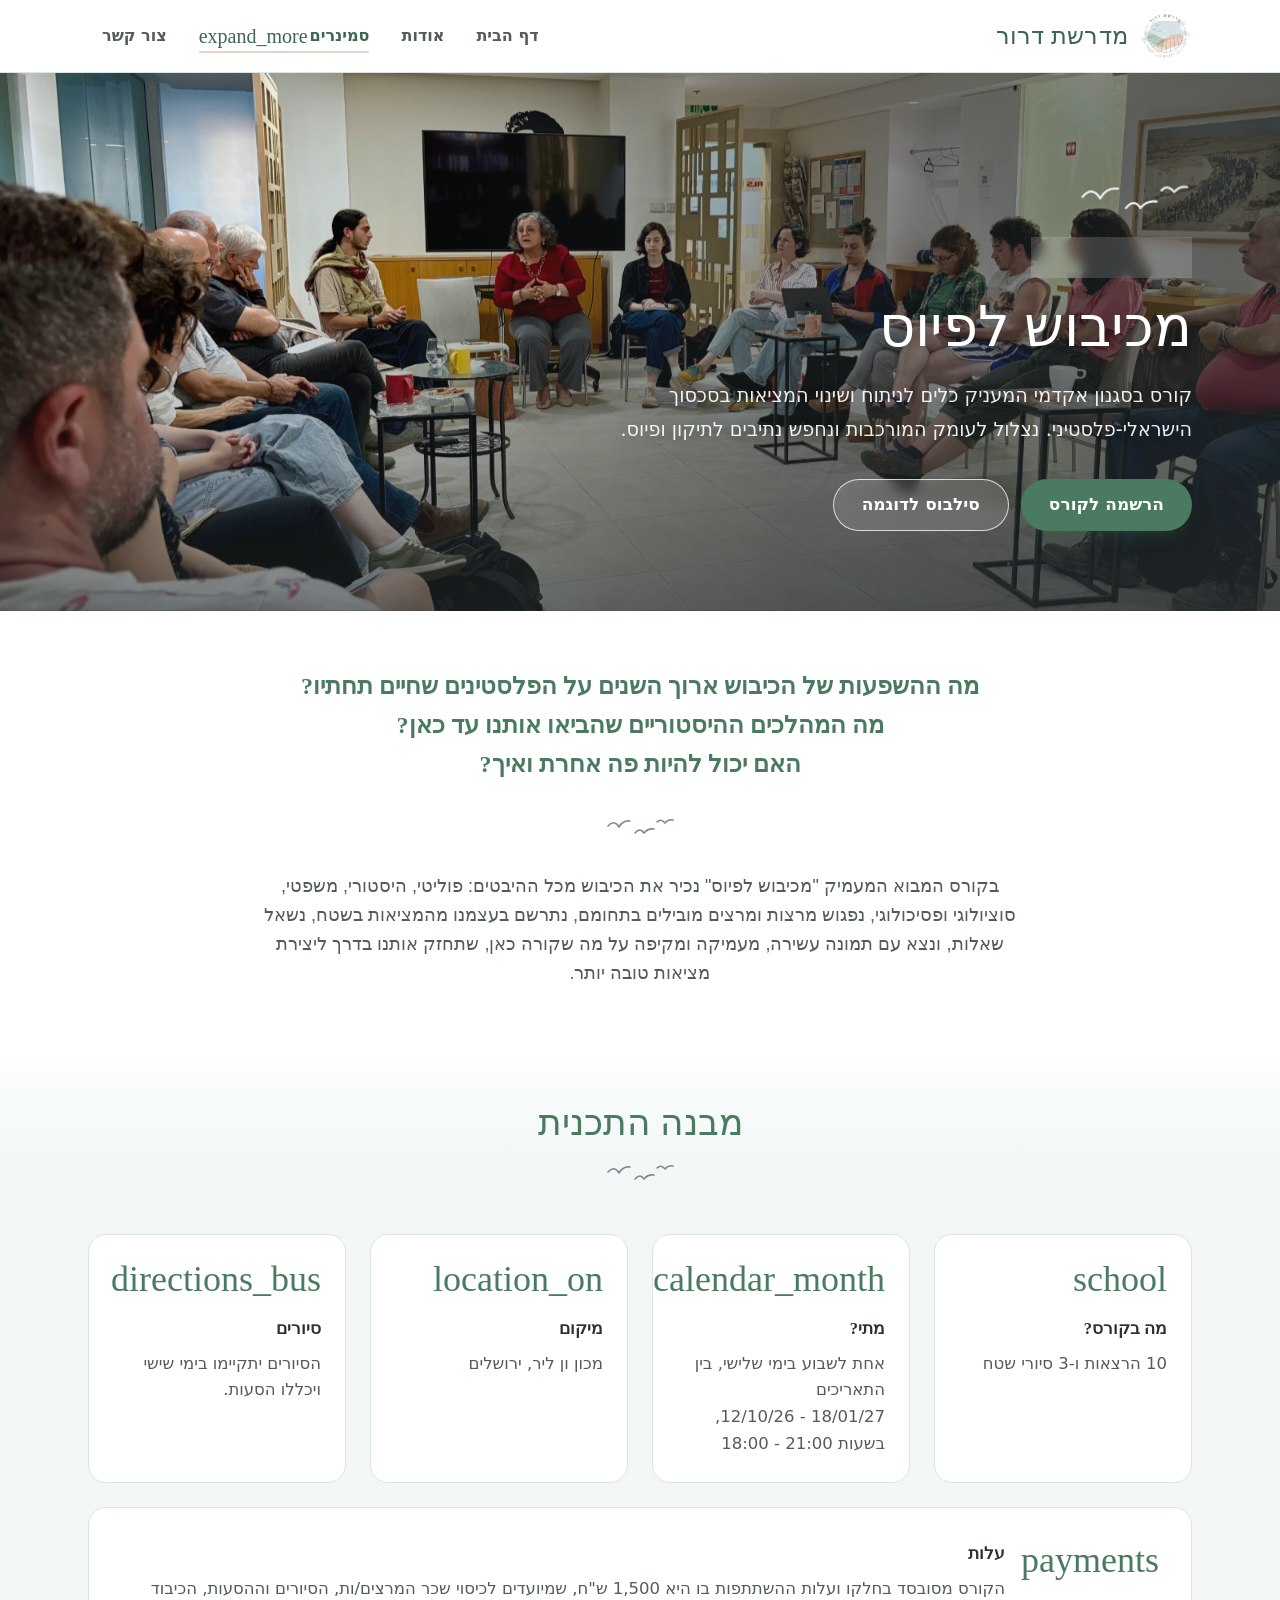
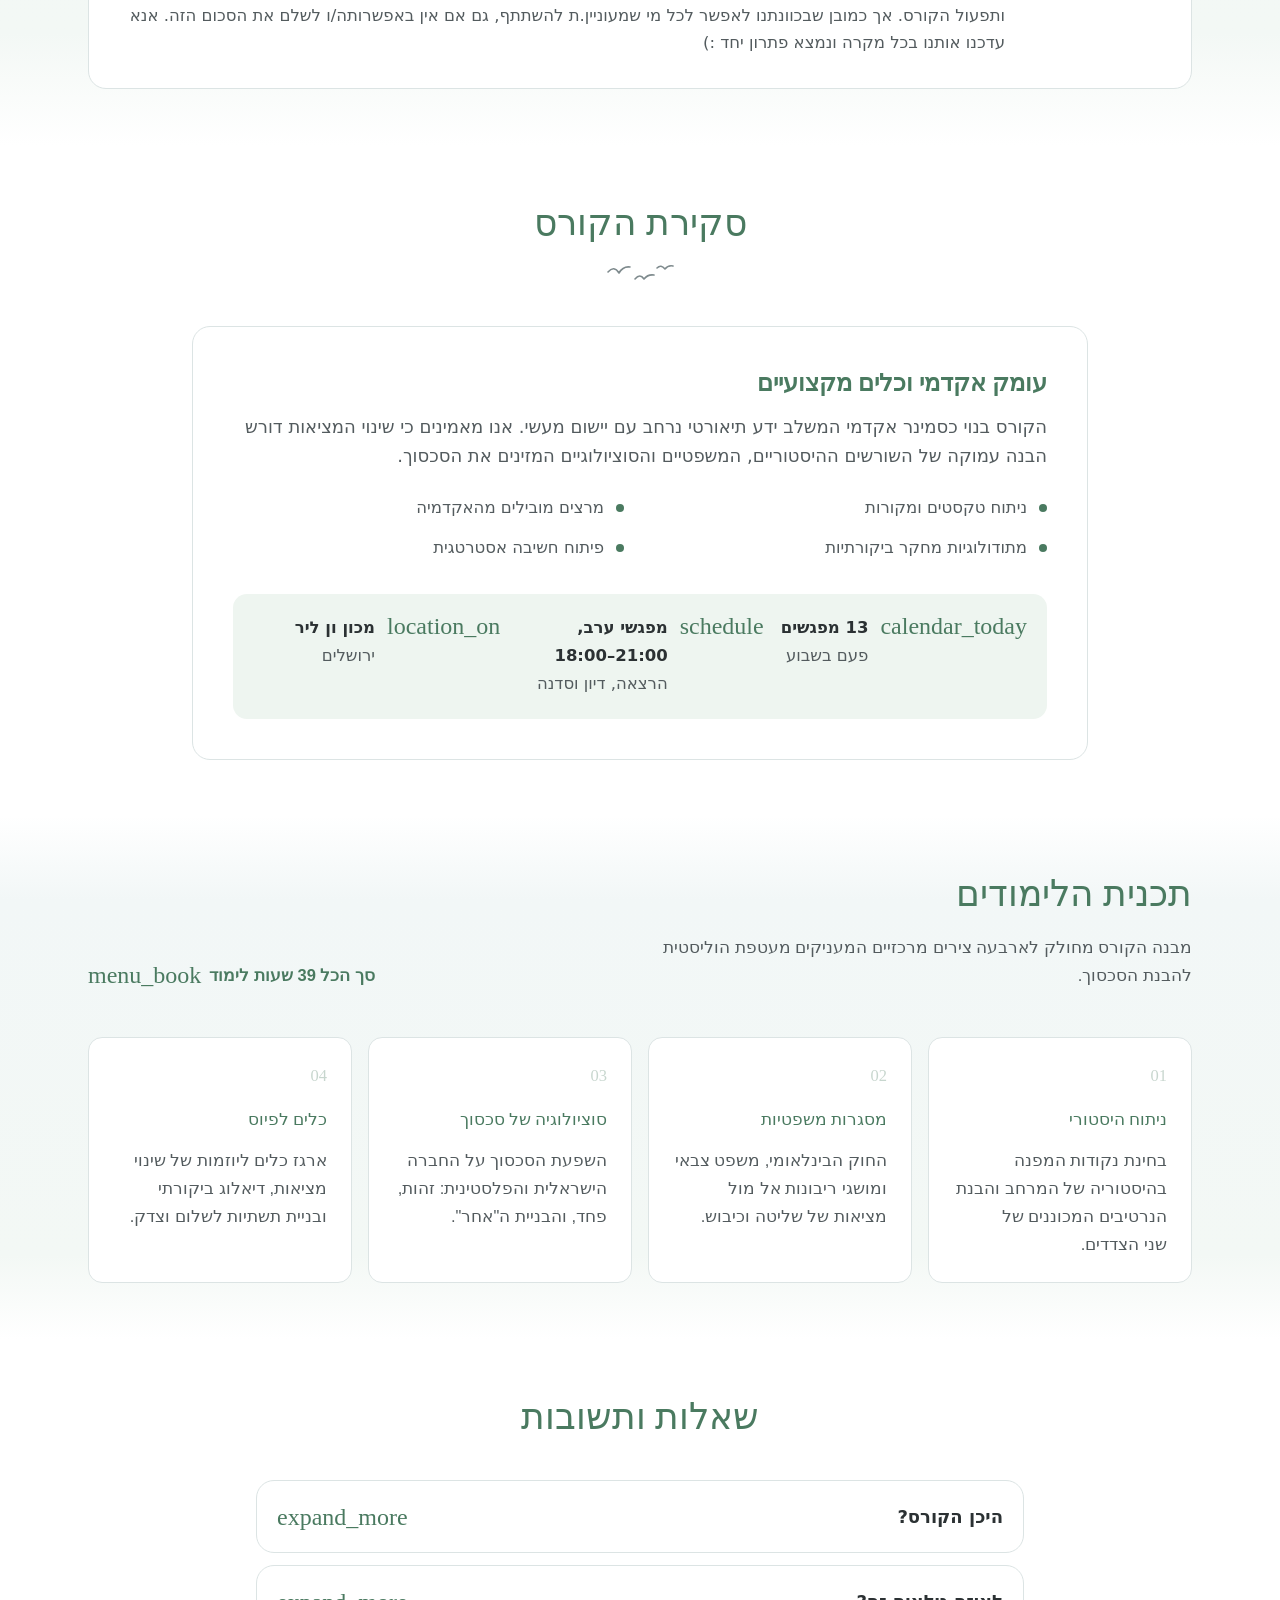
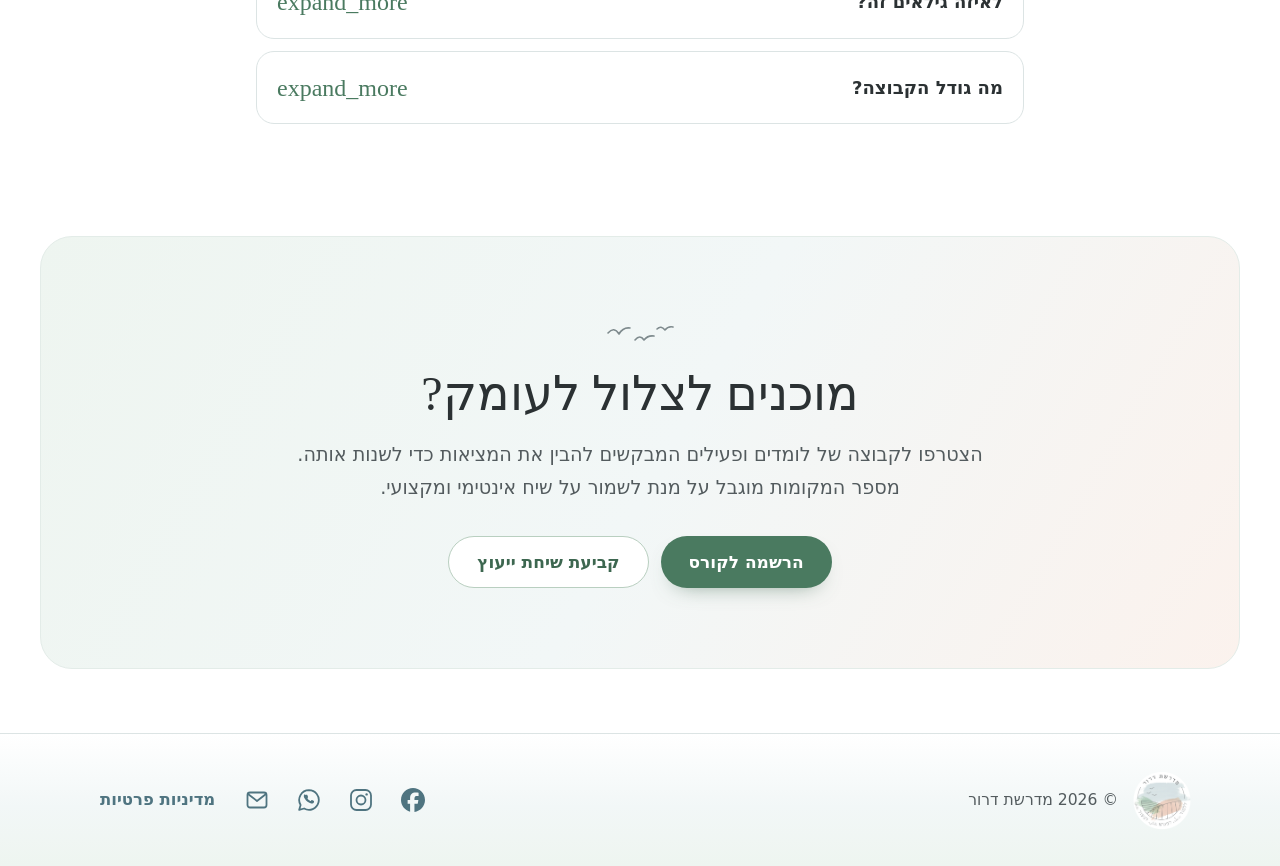
<file: reconciliation.html>
<!DOCTYPE html><html dir="rtl" lang="he"><head>
<meta charset="utf-8">
<meta content="width=device-width, initial-scale=1.0" name="viewport">
<meta http-equiv="Content-Security-Policy" content="default-src 'self'; script-src 'self' 'unsafe-inline'; style-src 'self' 'unsafe-inline' https://fonts.googleapis.com; font-src 'self' https://fonts.gstatic.com; img-src 'self' data:; media-src 'self'; connect-src 'self' https://script.google.com https://script.googleusercontent.com; frame-src 'self'; form-action 'self' https://formsubmit.co; object-src 'none'; base-uri 'self'; upgrade-insecure-requests">
<meta name="referrer" content="strict-origin-when-cross-origin">
<title>מכיבוש לפיוס | מדרשת דרור</title>
<link rel="icon" type="image/png" href="logo_circle.png">
<link rel="apple-touch-icon" href="logo_circle.png">
<link rel="preconnect" href="https://fonts.googleapis.com">
<link rel="preconnect" href="https://fonts.gstatic.com" crossorigin>
<link href="https://fonts.googleapis.com/css2?family=Assistant:wght@400;500;600;700&amp;family=Frank+Ruhl+Libre:wght@400;500;600;700&amp;display=swap" rel="stylesheet">
<link href="https://fonts.googleapis.com/css2?family=Material+Symbols+Outlined:wght,FILL@100..700,0..1&amp;display=swap" rel="stylesheet">
<link rel="stylesheet" href="assets/dror.css?v=7">
<link rel="stylesheet" href="assets/tailwind.css?v=7">
</head>
<body class="dr-page font-body-md text-body-md overflow-x-hidden">
<header class="dr-header">
<div class="dr-header__bar">
<a href="index.html" class="dr-brand" aria-label="מדרשת דרור - דף הבית"><img alt="מדרשת דרור לוגו" src="logo_circle.png" width="52" height="52"><span>מדרשת דרור</span></a>
<nav class="dr-nav" aria-label="ניווט ראשי">
<a href="index.html">דף הבית</a>
<a href="about.html">אודות</a>
<div class="dr-nav__group">
<button type="button" class="dr-nav__toggle" aria-expanded="false" aria-haspopup="true"><span>סמינרים</span><span class="material-symbols-outlined" aria-hidden="true">expand_more</span></button>
<div class="dr-nav__menu">
<a href="autumn-seminar.html">סמינר סתיו (ארוך)</a>
<a href="spring-seminar.html">סמינר אביב (קצר)</a>
<a href="youth-seminar.html">סמינר נוער</a>
<a href="reconciliation.html">קורס מבוא מכיבוש לפיוס</a>
</div>
</div>
<a href="index.html#contact">צור קשר</a>
</nav>
<button id="mobile-menu-btn" type="button" class="dr-menu-btn" aria-label="תפריט" aria-expanded="false" aria-controls="mobile-menu"><span class="material-symbols-outlined" aria-hidden="true">menu</span></button>
</div>
<div id="mobile-menu" class="dr-mobile" hidden>
<nav aria-label="ניווט ראשי בטלפון">
<a href="index.html">דף הבית</a>
<a href="about.html">אודות</a>
<span class="dr-mobile__label">סמינרים</span>
<a class="dr-mobile__sub" href="autumn-seminar.html">סמינר סתיו (ארוך)</a>
<a class="dr-mobile__sub" href="spring-seminar.html">סמינר אביב (קצר)</a>
<a class="dr-mobile__sub" href="youth-seminar.html">סמינר נוער</a>
<a class="dr-mobile__sub" href="reconciliation.html">קורס מבוא מכיבוש לפיוס</a>
<a href="index.html#contact">צור קשר</a>
</nav>
</div>
</header>
<main>
<!-- Hero Section -->
<section class="dr-hero">
<div class="dr-hero__inner">
<div class="dr-hero__text">
<svg class="dr-hero__birds" viewBox="0 0 72 24" fill="none" stroke="currentColor" stroke-width="1.4" stroke-linecap="round" stroke-linejoin="round" aria-hidden="true"><path d="M4 10 Q10 3 15 11 Q19 4 26 5"/><path d="M31 17 Q36 11 40 17 Q44 12 50 13"/><path d="M53 6 Q57 2 61 7 Q64 3 69 4"/></svg>
<span class="dr-chip">קורס אקדמי שנתי</span>
<h1>מכיבוש לפיוס</h1>
<p class="dr-hero__lead">קורס בסגנון אקדמי המעניק כלים לניתוח ושינוי המציאות בסכסוך הישראלי-פלסטיני. נצלול לעומק המורכבות ונחפש נתיבים לתיקון ופיוס.</p>
<div class="dr-hero__actions">
<a href="registration.html?seminar=intro" class="dr-btn dr-btn--primary">הרשמה לקורס</a>
<a href="images/סילבוס מכיבוש לפיוס.png" data-lightbox target="_blank" rel="noopener" class="dr-btn dr-btn--ghost">סילבוס לדוגמה</a>
</div>
</div>
<figure class="dr-hero__media"><img alt="מכיבוש לפיוס" src="Aida.jpeg" fetchpriority="high"></figure>
</div>
</section>
<!-- Intro -->
<section class="py-section-gap px-margin-mobile md:px-margin-desktop max-w-container-max mx-auto">
<div class="max-w-3xl mx-auto text-center">
<p class="font-headline-md text-headline-md text-primary leading-relaxed mb-8">מה ההשפעות של הכיבוש ארוך השנים על הפלסטינים שחיים תחתיו?<br>מה המהלכים ההיסטוריים שהביאו אותנו עד כאן?<br>האם יכול להיות פה אחרת ואיך?</p>
<span class="dr-ornament mb-8" aria-hidden="true"></span>
<p class="font-body-lg text-body-lg text-on-surface-variant leading-relaxed">בקורס המבוא המעמיק "מכיבוש לפיוס" נכיר את הכיבוש מכל ההיבטים: פוליטי, היסטורי, משפטי, סוציולוגי ופסיכולוגי, נפגוש מרצות ומרצים מובילים בתחומם, נתרשם בעצמנו מהמציאות בשטח, נשאל שאלות, ונצא עם תמונה עשירה, מעמיקה ומקיפה על מה שקורה כאן, שתחזק אותנו בדרך ליצירת מציאות טובה יותר.</p>
</div>
</section>
<!-- Program structure -->
<section class="dr-band py-section-gap">
<div class="max-w-container-max mx-auto px-margin-mobile md:px-margin-desktop">
<div class="text-center mb-12">
<h2 class="font-headline-lg text-headline-lg text-primary mb-4">מבנה התכנית</h2>
<span class="dr-ornament" aria-hidden="true"></span>
</div>
<div class="grid grid-cols-1 sm:grid-cols-2 lg:grid-cols-4 gap-6">
<div class="bg-white p-6 rounded-xl border border-outline-variant">
<span class="material-symbols-outlined text-primary text-4xl mb-4">school</span>
<h3 class="font-bold text-on-surface mb-2">מה בקורס?</h3>
<p class="text-on-surface-variant leading-relaxed">10 הרצאות ו-3 סיורי שטח</p>
</div>
<div class="bg-white p-6 rounded-xl border border-outline-variant">
<span class="material-symbols-outlined text-primary text-4xl mb-4">calendar_month</span>
<h3 class="font-bold text-on-surface mb-2">מתי?</h3>
<p class="text-on-surface-variant leading-relaxed">אחת לשבוע בימי שלישי, בין התאריכים <bdi dir="ltr" class="whitespace-nowrap">12/10/26 - 18/01/27</bdi>, בשעות <bdi dir="ltr" class="whitespace-nowrap">18:00 - 21:00</bdi></p>
</div>
<div class="bg-white p-6 rounded-xl border border-outline-variant">
<span class="material-symbols-outlined text-primary text-4xl mb-4">location_on</span>
<h3 class="font-bold text-on-surface mb-2">מיקום</h3>
<p class="text-on-surface-variant leading-relaxed">מכון ון ליר, ירושלים</p>
</div>
<div class="bg-white p-6 rounded-xl border border-outline-variant">
<span class="material-symbols-outlined text-primary text-4xl mb-4">directions_bus</span>
<h3 class="font-bold text-on-surface mb-2">סיורים</h3>
<p class="text-on-surface-variant leading-relaxed">הסיורים יתקיימו בימי שישי ויכללו הסעות.</p>
</div>
</div>
<div class="mt-6 bg-white p-6 md:p-8 rounded-xl border border-outline-variant flex flex-col sm:flex-row gap-4">
<span class="material-symbols-outlined text-primary text-4xl">payments</span>
<div>
<h3 class="font-bold text-on-surface mb-2">עלות</h3>
<p class="text-on-surface-variant leading-relaxed">הקורס מסובסד בחלקו ועלות ההשתתפות בו היא 1,500 ש"ח, שמיועדים לכיסוי שכר המרצים/ות, הסיורים וההסעות, הכיבוד ותפעול הקורס. אך כמובן שבכוונתנו לאפשר לכל מי שמעוניין.ת להשתתף, גם אם אין באפשרותה/ו לשלם את הסכום הזה. אנא עדכנו אותנו בכל מקרה ונמצא פתרון יחד :)</p>
</div>
</div>
</div>
</section>
<!-- Course Overview Bento Grid -->
<section class="py-section-gap max-w-container-max mx-auto px-margin-mobile md:px-margin-desktop">
<div class="text-center mb-10">
<h2 class="font-headline-lg text-headline-lg text-primary mb-4">סקירת הקורס</h2>
<span class="dr-ornament" aria-hidden="true"></span>
</div>
<div class="max-w-4xl mx-auto bg-white p-6 md:p-10 rounded-xl border border-outline-variant">
<h3 class="font-headline-md text-headline-md text-primary mb-3">עומק אקדמי וכלים מקצועיים</h3>
<p class="text-body-lg text-on-surface-variant leading-relaxed">
                            הקורס בנוי כסמינר אקדמי המשלב ידע תיאורטי נרחב עם יישום מעשי. אנו מאמינים כי שינוי המציאות דורש הבנה עמוקה של השורשים ההיסטוריים, המשפטיים והסוציולוגיים המזינים את הסכסוך.
                        </p>
<ul class="grid grid-cols-1 sm:grid-cols-2 gap-x-8 gap-y-3 mt-6 text-on-surface-variant">
<li class="flex items-center gap-3"><span class="w-2 h-2 rounded-full bg-primary shrink-0" aria-hidden="true"></span>ניתוח טקסטים ומקורות</li>
<li class="flex items-center gap-3"><span class="w-2 h-2 rounded-full bg-primary shrink-0" aria-hidden="true"></span>מרצים מובילים מהאקדמיה</li>
<li class="flex items-center gap-3"><span class="w-2 h-2 rounded-full bg-primary shrink-0" aria-hidden="true"></span>מתודולוגיות מחקר ביקורתיות</li>
<li class="flex items-center gap-3"><span class="w-2 h-2 rounded-full bg-primary shrink-0" aria-hidden="true"></span>פיתוח חשיבה אסטרטגית</li>
</ul>
<div class="mt-8 bg-spring-mist rounded-lg p-5 grid grid-cols-1 md:grid-cols-3 gap-4 text-on-surface">
<div class="flex items-start gap-3"><span class="material-symbols-outlined text-primary" aria-hidden="true">calendar_today</span><span><span class="block font-bold">13 מפגשים</span><span class="text-on-surface-variant">פעם בשבוע</span></span></div>
<div class="flex items-start gap-3"><span class="material-symbols-outlined text-primary" aria-hidden="true">schedule</span><span><span class="block font-bold">מפגשי ערב, <bdi dir="ltr">18:00–21:00</bdi></span><span class="text-on-surface-variant">הרצאה, דיון וסדנה</span></span></div>
<div class="flex items-start gap-3"><span class="material-symbols-outlined text-primary" aria-hidden="true">location_on</span><span><span class="block font-bold">מכון ון ליר</span><span class="text-on-surface-variant">ירושלים</span></span></div>
</div>
</div>
</section>
<!-- Syllabus Section -->
<section class="dr-band py-section-gap overflow-hidden">
<div class="max-w-container-max mx-auto px-margin-mobile md:px-margin-desktop">
<div class="flex flex-col md:flex-row items-end justify-between mb-12 gap-6">
<div class="max-w-xl">
<h2 class="font-headline-lg text-headline-lg text-primary mb-4">תכנית הלימודים</h2>
<p class="font-body-md text-on-surface-variant">מבנה הקורס מחולק לארבעה צירים מרכזיים המעניקים מעטפת הוליסטית להבנת הסכסוך.</p>
</div>
<div class="font-label-md text-primary font-bold flex items-center gap-2">
<span>סך הכל 39 שעות לימוד</span>
<span class="material-symbols-outlined">menu_book</span>
</div>
</div>
<div class="grid grid-cols-1 md:grid-cols-4 gap-4">
<!-- Unit 1 -->
<div class="bg-white p-6 rounded-lg border border-outline-variant hover:border-primary transition-all group">
<div class="text-primary font-headline-md mb-4 opacity-30 group-hover:opacity-100 transition-opacity">01</div>
<h4 class="font-headline-md text-primary mb-3">ניתוח היסטורי</h4>
<p class="font-body-md text-on-surface-variant">בחינת נקודות המפנה בהיסטוריה של המרחב והבנת הנרטיבים המכוננים של שני הצדדים.</p>
</div>
<!-- Unit 2 -->
<div class="bg-white p-6 rounded-lg border border-outline-variant hover:border-primary transition-all group">
<div class="text-primary font-headline-md mb-4 opacity-30 group-hover:opacity-100 transition-opacity">02</div>
<h4 class="font-headline-md text-primary mb-3">מסגרות משפטיות</h4>
<p class="font-body-md text-on-surface-variant">החוק הבינלאומי, משפט צבאי ומושגי ריבונות אל מול מציאות של שליטה וכיבוש.</p>
</div>
<!-- Unit 3 -->
<div class="bg-white p-6 rounded-lg border border-outline-variant hover:border-primary transition-all group">
<div class="text-primary font-headline-md mb-4 opacity-30 group-hover:opacity-100 transition-opacity">03</div>
<h4 class="font-headline-md text-primary mb-3">סוציולוגיה של סכסוך</h4>
<p class="font-body-md text-on-surface-variant">השפעת הסכסוך על החברה הישראלית והפלסטינית: זהות, פחד, והבניית ה"אחר".</p>
</div>
<!-- Unit 4 -->
<div class="bg-white p-6 rounded-lg border border-outline-variant hover:border-primary transition-all group">
<div class="text-primary font-headline-md mb-4 opacity-30 group-hover:opacity-100 transition-opacity">04</div>
<h4 class="font-headline-md text-primary mb-3">כלים לפיוס</h4>
<p class="font-body-md text-on-surface-variant">ארגז כלים ליוזמות של שינוי מציאות, דיאלוג ביקורתי ובניית תשתיות לשלום וצדק.</p>
</div>
</div>
</div>
</section>
<!-- FAQ -->
<section class="py-section-gap px-margin-mobile md:px-margin-desktop">
<div class="max-w-3xl mx-auto">
<h2 class="font-headline-lg text-headline-lg text-primary mb-10 text-center">שאלות ותשובות</h2>
<div class="space-y-3">
<details class="group bg-white rounded-xl border border-outline-variant">
<summary class="flex justify-between items-center gap-4 cursor-pointer list-none [&::-webkit-details-marker]:hidden p-5 font-bold text-on-surface text-body-lg">היכן הקורס?<span class="material-symbols-outlined text-primary transition-transform group-open:rotate-180">expand_more</span></summary>
<div class="px-5 pb-5 text-on-surface-variant leading-relaxed"><p>מכון ון ליר בירושלים.</p></div>
</details>
<details class="group bg-white rounded-xl border border-outline-variant">
<summary class="flex justify-between items-center gap-4 cursor-pointer list-none [&::-webkit-details-marker]:hidden p-5 font-bold text-on-surface text-body-lg">לאיזה גילאים זה?<span class="material-symbols-outlined text-primary transition-transform group-open:rotate-180">expand_more</span></summary>
<div class="px-5 pb-5 text-on-surface-variant leading-relaxed"><p>לכל הגילאים, מגיל 18 ועד 99.</p></div>
</details>
<details class="group bg-white rounded-xl border border-outline-variant">
<summary class="flex justify-between items-center gap-4 cursor-pointer list-none [&::-webkit-details-marker]:hidden p-5 font-bold text-on-surface text-body-lg">מה גודל הקבוצה?<span class="material-symbols-outlined text-primary transition-transform group-open:rotate-180">expand_more</span></summary>
<div class="px-5 pb-5 text-on-surface-variant leading-relaxed"><p>אנחנו משתדלים שהקבוצה תהיה בין 15 ל-25 משתתפים.</p></div>
</details>
</div>
</div>
</section>
<!-- Final CTA Section -->
<section class="dr-cta">
<div class="dr-cta__card">
<div class="relative z-10">
<span class="dr-ornament" aria-hidden="true"></span>
<h2>מוכנים לצלול לעומק?</h2>
<p>
                        הצטרפו לקבוצה של לומדים ופעילים המבקשים להבין את המציאות כדי לשנות אותה. מספר המקומות מוגבל על מנת לשמור על שיח אינטימי ומקצועי.
                    </p>
<div class="dr-cta__actions">
<a href="registration.html?seminar=intro" class="dr-btn dr-btn--primary">הרשמה לקורס</a>
<a href="https://wa.me/972523640090?text=%D7%A9%D7%9C%D7%95%D7%9D%2C%20%D7%90%D7%A9%D7%9E%D7%97%20%D7%9C%D7%A7%D7%91%D7%95%D7%A2%20%D7%A9%D7%99%D7%97%D7%AA%20%D7%99%D7%99%D7%A2%D7%95%D7%A5%20%D7%A2%D7%9C%20%D7%94%D7%A7%D7%95%D7%A8%D7%A1%20%D7%9E%D7%9B%D7%99%D7%91%D7%95%D7%A9%20%D7%9C%D7%A4%D7%99%D7%95%D7%A1" target="_blank" rel="noopener" class="dr-btn dr-btn--ghost">קביעת שיחת ייעוץ</a>
</div>
</div>
</div>
</section>
</main>
<footer class="dr-footer">
<div class="dr-footer__inner">
<div class="dr-footer__brand"><a href="index.html" aria-label="מדרשת דרור - דף הבית" title="דף הבית"><img alt="מדרשת דרור" src="logo_circle.png" width="60" height="60"></a><span>© 2026 מדרשת דרור</span></div>
<div class="dr-footer__links">
<a href="https://www.facebook.com/profile.php?id=61557330713450" target="_blank" rel="noopener" aria-label="פייסבוק" title="פייסבוק"><svg viewBox="0 0 24 24" fill="currentColor" aria-hidden="true"><path d="M9.101 23.691v-7.98H6.627v-3.667h2.474v-1.58c0-4.085 1.848-5.978 5.858-5.978.401 0 .955.042 1.468.103a8.68 8.68 0 0 1 1.141.195v3.325a8.623 8.623 0 0 0-.653-.036 26.805 26.805 0 0 0-.733-.009c-.707 0-1.259.096-1.675.309a1.686 1.686 0 0 0-.679.622c-.258.42-.374.995-.374 1.752v1.297h3.919l-.386 2.103-.287 1.564h-3.246v8.245C19.396 23.238 24 18.179 24 12.044c0-6.627-5.373-12-12-12s-12 5.373-12 12c0 5.628 3.874 10.35 9.101 11.647Z"/></svg></a>
<a href="https://www.instagram.com/midreshetdror/" target="_blank" rel="noopener" aria-label="אינסטגרם" title="אינסטגרם"><svg viewBox="0 0 24 24" fill="none" stroke="currentColor" stroke-width="1.8" aria-hidden="true"><rect x="2" y="2" width="20" height="20" rx="5.5"/><circle cx="12" cy="12" r="4.5"/><circle cx="17.6" cy="6.4" r="1.2" fill="currentColor" stroke="none"/></svg></a>
<a href="https://wa.me/972523640090" target="_blank" rel="noopener" aria-label="וואטסאפ 052-3640090" title="וואטסאפ 052-3640090"><svg viewBox="0 0 24 24" aria-hidden="true"><path d="M12 2.2a9.8 9.8 0 0 0-8.4 14.8L2.2 21.8l4.9-1.3A9.8 9.8 0 1 0 12 2.2Z" fill="none" stroke="currentColor" stroke-width="1.8" stroke-linejoin="round"/><path d="M8.6 7.1c.2-.4.4-.4.7-.4h.5c.2 0 .4 0 .5.4l.7 1.7c.1.2.1.4 0 .5l-.4.6c-.1.2-.2.3 0 .5.3.6.8 1.2 1.4 1.7.7.6 1.2.8 1.5.9.2.1.3.1.4-.1l.6-.8c.1-.2.3-.2.5-.1l1.6.8c.2.1.4.2.4.3.1.2.1.8-.2 1.3-.2.5-1.2 1.1-1.7 1.1-.4.1-1 .2-3.2-.9-2.6-1.2-4.1-3.8-4.2-4-.1-.2-.9-1.2-.9-2.4 0-1.1.5-1.6.8-1.9Z" fill="currentColor"/></svg></a>
<a href="mailto:info@midreshet-dror.com" aria-label="אימייל" title="אימייל"><svg viewBox="0 0 24 24" fill="none" stroke="currentColor" stroke-width="1.8" stroke-linejoin="round" aria-hidden="true"><rect x="2.5" y="4.5" width="19" height="15" rx="2.5"/><path d="m3 6 9 7 9-7"/></svg></a>
<a class="dr-footer__text" href="privacy.html">מדיניות פרטיות</a>
</div>
</div>
</footer>
<script src="lightbox.js"></script>
<script src="assets/site.js?v=7"></script>
</body></html>
</file>
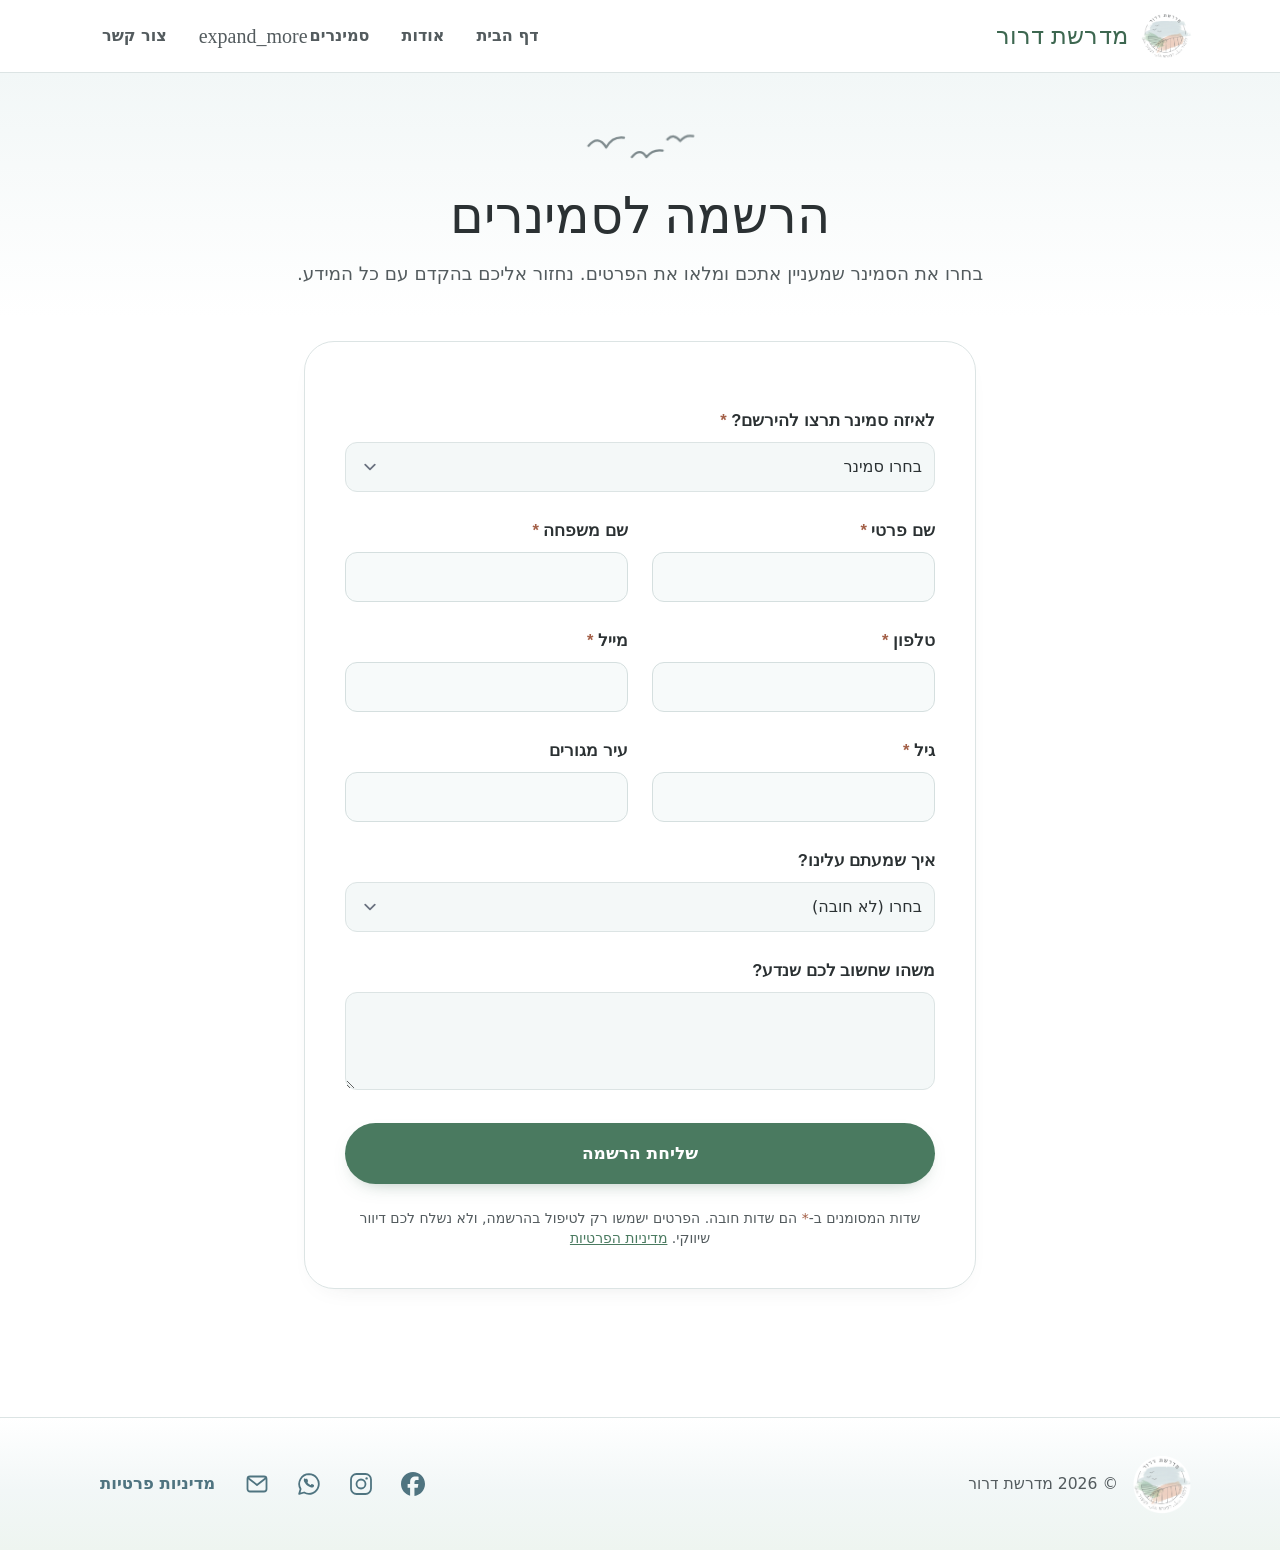
<file: registration.html>
<!DOCTYPE html><html dir="rtl" lang="he"><head>
<meta charset="utf-8">
<meta content="width=device-width, initial-scale=1.0" name="viewport">
<meta http-equiv="Content-Security-Policy" content="default-src 'self'; script-src 'self' 'unsafe-inline'; style-src 'self' 'unsafe-inline' https://fonts.googleapis.com; font-src 'self' https://fonts.gstatic.com; img-src 'self' data:; media-src 'self'; connect-src 'self' https://script.google.com https://script.googleusercontent.com; frame-src 'self'; form-action 'self' https://formsubmit.co; object-src 'none'; base-uri 'self'; upgrade-insecure-requests">
<meta name="referrer" content="strict-origin-when-cross-origin">
<title>הרשמה לסמינרים | מדרשת דרור</title>
<link rel="icon" type="image/png" href="logo_circle.png">
<link rel="apple-touch-icon" href="logo_circle.png">
<link rel="preconnect" href="https://fonts.googleapis.com">
<link rel="preconnect" href="https://fonts.gstatic.com" crossorigin>
<link href="https://fonts.googleapis.com/css2?family=Assistant:wght@400;500;600;700&amp;family=Frank+Ruhl+Libre:wght@400;500;600;700&amp;display=swap" rel="stylesheet">
<link href="https://fonts.googleapis.com/css2?family=Material+Symbols+Outlined:wght,FILL@100..700,0..1&amp;display=swap" rel="stylesheet">
<link rel="stylesheet" href="assets/dror.css?v=7">
<link rel="stylesheet" href="assets/tailwind.css?v=7">
</head>
<body class="dr-page font-body-md text-body-md overflow-x-hidden">
<header class="dr-header">
<div class="dr-header__bar">
<a href="index.html" class="dr-brand" aria-label="מדרשת דרור - דף הבית"><img alt="מדרשת דרור לוגו" src="logo_circle.png" width="52" height="52"><span>מדרשת דרור</span></a>
<nav class="dr-nav" aria-label="ניווט ראשי">
<a href="index.html">דף הבית</a>
<a href="about.html">אודות</a>
<div class="dr-nav__group">
<button type="button" class="dr-nav__toggle" aria-expanded="false" aria-haspopup="true"><span>סמינרים</span><span class="material-symbols-outlined" aria-hidden="true">expand_more</span></button>
<div class="dr-nav__menu">
<a href="autumn-seminar.html">סמינר סתיו (ארוך)</a>
<a href="spring-seminar.html">סמינר אביב (קצר)</a>
<a href="youth-seminar.html">סמינר נוער</a>
<a href="reconciliation.html">קורס מבוא מכיבוש לפיוס</a>
</div>
</div>
<a href="index.html#contact">צור קשר</a>
</nav>
<button id="mobile-menu-btn" type="button" class="dr-menu-btn" aria-label="תפריט" aria-expanded="false" aria-controls="mobile-menu"><span class="material-symbols-outlined" aria-hidden="true">menu</span></button>
</div>
<div id="mobile-menu" class="dr-mobile" hidden>
<nav aria-label="ניווט ראשי בטלפון">
<a href="index.html">דף הבית</a>
<a href="about.html">אודות</a>
<span class="dr-mobile__label">סמינרים</span>
<a class="dr-mobile__sub" href="autumn-seminar.html">סמינר סתיו (ארוך)</a>
<a class="dr-mobile__sub" href="spring-seminar.html">סמינר אביב (קצר)</a>
<a class="dr-mobile__sub" href="youth-seminar.html">סמינר נוער</a>
<a class="dr-mobile__sub" href="reconciliation.html">קורס מבוא מכיבוש לפיוס</a>
<a href="index.html#contact">צור קשר</a>
</nav>
</div>
</header>
<main class="">
<section class="dr-pagehead">
<div class="dr-pagehead__inner">
<svg class="dr-hero__birds" viewBox="0 0 72 24" fill="none" stroke="currentColor" stroke-width="1.4" stroke-linecap="round" stroke-linejoin="round" aria-hidden="true"><path d="M4 10 Q10 3 15 11 Q19 4 26 5"/><path d="M31 17 Q36 11 40 17 Q44 12 50 13"/><path d="M53 6 Q57 2 61 7 Q64 3 69 4"/></svg>
<h1>הרשמה לסמינרים</h1>
<p>בחרו את הסמינר שמעניין אתכם ומלאו את הפרטים. נחזור אליכם בהקדם עם כל המידע.</p>
</div>
</section>
<section class="px-margin-mobile md:px-margin-desktop pt-6 pb-12 md:pb-16">
<div class="max-w-2xl mx-auto bg-white border border-outline-variant rounded-3xl shadow-sm p-6 md:p-10">
<form id="reg-form" class="space-y-6" novalidate>
<!-- people never see or fill this; bots usually do -->
<div class="hidden" aria-hidden="true"><label>אתר<input type="text" name="website" tabindex="-1" autocomplete="off"></label></div>

<div class="space-y-2">
<label for="r-seminar" class="block font-label-md font-bold">לאיזה סמינר תרצו להירשם? <span class="text-warm-wood" aria-hidden="true">*</span></label>
<select id="r-seminar" name="seminar" required class="w-full bg-soft-cream border border-outline-variant rounded-md py-3 pr-3 pl-10 [background-position:left_0.75rem_center] focus:ring-2 focus:ring-primary focus:outline-none">
<option value="" disabled selected>בחרו סמינר</option>
<option value="autumn">סמינר סתיו ארוך, לגילאי 19-27</option>
<option value="spring">סמינר אביב מקוצר, לגילאי 20-30</option>
<option value="intro">קורס מבוא מכיבוש לפיוס, לגילאי 18-99</option>
<option value="youth">סמינר נוער, לכיתות ט' עד יב'</option>
</select>
</div>

<fieldset id="round-field" class="hidden space-y-3">
<legend class="font-label-md font-bold mb-2">באיזה סבב? <span class="text-warm-wood" aria-hidden="true">*</span></legend>
<div class="grid grid-cols-1 sm:grid-cols-2 gap-3">
<label class="flex items-start gap-3 border border-outline-variant rounded-lg p-4 cursor-pointer has-[:checked]:border-primary has-[:checked]:bg-spring-mist">
<input type="radio" name="round" value="a" class="mt-1 text-primary focus:ring-primary">
<span><span class="block font-bold">סבב א'</span><span class="text-sm text-on-surface-variant"><bdi dir="ltr">11–13</bdi> בפברואר, <bdi dir="ltr">18–20</bdi> בפברואר, <bdi dir="ltr">4–6</bdi> במרץ</span></span>
</label>
<label class="flex items-start gap-3 border border-outline-variant rounded-lg p-4 cursor-pointer has-[:checked]:border-warm-wood has-[:checked]:bg-soft-cream">
<input type="radio" name="round" value="b" class="mt-1 text-warm-wood focus:ring-warm-wood">
<span><span class="block font-bold">סבב ב'</span><span class="text-sm text-on-surface-variant"><bdi dir="ltr">25–27</bdi> במרץ, <bdi dir="ltr">1–3</bdi> באפריל, <bdi dir="ltr">15–17</bdi> באפריל</span></span>
</label>
</div>
</fieldset>

<div class="grid grid-cols-1 md:grid-cols-2 gap-6">
<!-- First and last name are joined into "full_name" on send, which is what the sign-up sheet script expects -->
<div class="space-y-2">
<label for="r-first" class="block font-label-md font-bold">שם פרטי <span class="text-warm-wood" aria-hidden="true">*</span></label>
<input id="r-first" type="text" required autocomplete="given-name" class="w-full bg-soft-cream border border-outline-variant rounded-md p-3 focus:ring-2 focus:ring-primary focus:outline-none">
</div>
<div class="space-y-2">
<label for="r-last" class="block font-label-md font-bold">שם משפחה <span class="text-warm-wood" aria-hidden="true">*</span></label>
<input id="r-last" type="text" required autocomplete="family-name" class="w-full bg-soft-cream border border-outline-variant rounded-md p-3 focus:ring-2 focus:ring-primary focus:outline-none">
</div>
<div class="space-y-2">
<label for="r-phone" class="block font-label-md font-bold">טלפון <span class="text-warm-wood" aria-hidden="true">*</span></label>
<input id="r-phone" name="phone" type="tel" required autocomplete="tel" inputmode="tel" dir="ltr" pattern="[0-9+\-\s]{9,15}" class="w-full bg-soft-cream border border-outline-variant rounded-md p-3 text-right focus:ring-2 focus:ring-primary focus:outline-none">
</div>
<div class="space-y-2">
<label for="r-email" class="block font-label-md font-bold">מייל <span class="text-warm-wood" aria-hidden="true">*</span></label>
<input id="r-email" name="email" type="email" required autocomplete="email" dir="ltr" class="w-full bg-soft-cream border border-outline-variant rounded-md p-3 text-right focus:ring-2 focus:ring-primary focus:outline-none">
</div>
<div class="space-y-2">
<label for="r-age" class="block font-label-md font-bold">גיל <span class="text-warm-wood" aria-hidden="true">*</span></label>
<input id="r-age" name="age" type="number" required min="12" max="99" inputmode="numeric" class="w-full bg-soft-cream border border-outline-variant rounded-md p-3 focus:ring-2 focus:ring-primary focus:outline-none">
</div>
<div class="space-y-2">
<label for="r-city" class="block font-label-md font-bold">עיר מגורים</label>
<input id="r-city" name="city" type="text" autocomplete="address-level2" class="w-full bg-soft-cream border border-outline-variant rounded-md p-3 focus:ring-2 focus:ring-primary focus:outline-none">
</div>
</div>

<fieldset id="parent-field" class="hidden grid grid-cols-1 md:grid-cols-2 gap-6 border-t border-outline-variant/40 pt-6">
<legend class="sr-only">פרטי הורה</legend>
<p class="md:col-span-2 font-bold text-on-surface">פרטי הורה</p>
<div class="space-y-2">
<label for="r-parent-name" class="block font-label-md font-bold">שם הורה <span class="text-warm-wood" aria-hidden="true">*</span></label>
<input id="r-parent-name" name="parent_name" type="text" class="w-full bg-soft-cream border border-outline-variant rounded-md p-3 focus:ring-2 focus:ring-primary focus:outline-none">
</div>
<div class="space-y-2">
<label for="r-parent-phone" class="block font-label-md font-bold">טלפון הורה <span class="text-warm-wood" aria-hidden="true">*</span></label>
<input id="r-parent-phone" name="parent_phone" type="tel" inputmode="tel" dir="ltr" pattern="[0-9+\-\s]{9,15}" class="w-full bg-soft-cream border border-outline-variant rounded-md p-3 text-right focus:ring-2 focus:ring-primary focus:outline-none">
</div>
</fieldset>

<div class="space-y-2">
<label for="r-heard" class="block font-label-md font-bold">איך שמעתם עלינו?</label>
<select id="r-heard" name="heard_from" class="w-full bg-soft-cream border border-outline-variant rounded-md py-3 pr-3 pl-10 [background-position:left_0.75rem_center] focus:ring-2 focus:ring-primary focus:outline-none">
<option value="">בחרו (לא חובה)</option>
<option>חברים או משפחה</option>
<option>בוגרי המדרשה</option>
<option>פייסבוק</option>
<option>אינסטגרם</option>
<option>ווטסאפ</option>
<option>חיפוש בגוגל</option>
<option>אחר</option>
</select>
</div>
<div class="space-y-2">
<label for="r-notes" class="block font-label-md font-bold">משהו שחשוב לכם שנדע?</label>
<textarea id="r-notes" name="notes" rows="3" class="w-full bg-soft-cream border border-outline-variant rounded-md p-3 focus:ring-2 focus:ring-primary focus:outline-none"></textarea>
</div>

<p id="reg-error" class="hidden rounded-md bg-red-50 border border-red-200 text-red-800 p-3" role="alert"></p>
<button id="reg-submit" type="submit" class="w-full bg-primary text-white py-4 rounded-md font-headline-md hover:bg-surface-tint transition-colors disabled:opacity-60 focus-visible:outline focus-visible:outline-2 focus-visible:outline-offset-2 focus-visible:outline-primary">שליחת הרשמה</button>
<p class="text-sm text-on-surface-variant text-center">שדות המסומנים ב-<span class="text-warm-wood">*</span> הם שדות חובה. הפרטים ישמשו רק לטיפול בהרשמה, ולא נשלח לכם דיוור שיווקי. <a href="privacy.html" class="underline text-primary">מדיניות הפרטיות</a></p>
</form>

<div id="reg-done" class="hidden text-center py-8" role="status" tabindex="-1">
<span class="material-symbols-outlined text-primary text-6xl" aria-hidden="true">check_circle</span>
<h2 class="font-headline-md text-headline-md text-primary mt-4 mb-2">תודה, ההרשמה התקבלה!</h2>
<p class="text-on-surface-variant">נחזור אליכם בהקדם. לשאלות אפשר לכתוב לנו בוואטסאפ <a class="text-primary underline" href="https://wa.me/972523640090" dir="ltr">052-3640090</a>.</p>
</div>
</div>
</section>
<script>
// Registration form: show the fields each seminar needs, then send to the Google Apps Script web app
(function () {
  // Web app URL from Apps Script (Deploy > Web app). Empty = form not connected yet.
  var SCRIPT_URL = 'https://script.google.com/macros/s/AKfycbw2n_pC24Q4w7isHxY5bavsnm0mcxoAKnLjah-p2A0HrnNt0Xd-Ri3TzA3tfyR0BA3j/exec';

  var form = document.getElementById('reg-form');
  var seminar = document.getElementById('r-seminar');
  var roundField = document.getElementById('round-field');
  var parentField = document.getElementById('parent-field');
  var errorBox = document.getElementById('reg-error');
  var submit = document.getElementById('reg-submit');

  function update() {
    var v = seminar.value;
    roundField.classList.toggle('hidden', v !== 'spring');
    roundField.querySelectorAll('input').forEach(function (i) { i.required = v === 'spring'; });
    parentField.classList.toggle('hidden', v !== 'youth');
    parentField.querySelectorAll('input').forEach(function (i) { i.required = v === 'youth'; });
  }
  seminar.addEventListener('change', update);

  // ?seminar=spring&round=a preselects the choice (used by the seminar pages' buttons)
  // (compared against the real options, never put into a selector, so an odd link can't break the form)
  var q = new URLSearchParams(location.search);
  var wantSeminar = q.get('seminar');
  if (wantSeminar && Array.prototype.some.call(seminar.options, function (o) { return o.value === wantSeminar; })) seminar.value = wantSeminar;
  var wantRound = q.get('round');
  if (wantRound) {
    roundField.querySelectorAll('input[name="round"]').forEach(function (r) { if (r.value === wantRound) r.checked = true; });
  }
  update();

  function showError(msg, el) {
    errorBox.textContent = msg;
    errorBox.classList.remove('hidden');
    if (el) el.focus();
  }

  form.addEventListener('submit', function (ev) {
    ev.preventDefault();
    errorBox.classList.add('hidden');
    if (!form.checkValidity()) {
      var bad = form.querySelector(':invalid');
      var label = bad.type === 'radio' ? 'בחירת סבב' : ((form.querySelector('label[for="' + bad.id + '"]') || {}).textContent || '').replace('*', '').trim();
      showError('יש להשלים או לתקן את השדה: ' + label, bad);
      return;
    }
    if (!SCRIPT_URL) {
      showError('הטופס עדיין לא מחובר. אפשר לפנות אלינו בינתיים בוואטסאפ 052-3640090.');
      return;
    }
    submit.disabled = true;
    submit.textContent = 'שולחים...';
    var data = new URLSearchParams(new FormData(form));
    data.set('full_name', (document.getElementById('r-first').value.trim() + ' ' + document.getElementById('r-last').value.trim()).trim());
    fetch(SCRIPT_URL, { method: 'POST', body: data })
      .then(function (res) { return res.json(); })
      .then(function (data) {
        if (!data.ok) throw new Error(data.error || 'error');
        form.classList.add('hidden');
        var done = document.getElementById('reg-done');
        done.classList.remove('hidden');
        done.focus();
      })
      .catch(function () {
        submit.disabled = false;
        submit.textContent = 'שליחת הרשמה';
        showError('משהו השתבש בשליחה. נסו שוב, או כתבו לנו בוואטסאפ 052-3640090.');
      });
  });
})();
</script>

</main>
<footer class="dr-footer">
<div class="dr-footer__inner">
<div class="dr-footer__brand"><a href="index.html" aria-label="מדרשת דרור - דף הבית" title="דף הבית"><img alt="מדרשת דרור" src="logo_circle.png" width="60" height="60"></a><span>© 2026 מדרשת דרור</span></div>
<div class="dr-footer__links">
<a href="https://www.facebook.com/profile.php?id=61557330713450" target="_blank" rel="noopener" aria-label="פייסבוק" title="פייסבוק"><svg viewBox="0 0 24 24" fill="currentColor" aria-hidden="true"><path d="M9.101 23.691v-7.98H6.627v-3.667h2.474v-1.58c0-4.085 1.848-5.978 5.858-5.978.401 0 .955.042 1.468.103a8.68 8.68 0 0 1 1.141.195v3.325a8.623 8.623 0 0 0-.653-.036 26.805 26.805 0 0 0-.733-.009c-.707 0-1.259.096-1.675.309a1.686 1.686 0 0 0-.679.622c-.258.42-.374.995-.374 1.752v1.297h3.919l-.386 2.103-.287 1.564h-3.246v8.245C19.396 23.238 24 18.179 24 12.044c0-6.627-5.373-12-12-12s-12 5.373-12 12c0 5.628 3.874 10.35 9.101 11.647Z"/></svg></a>
<a href="https://www.instagram.com/midreshetdror/" target="_blank" rel="noopener" aria-label="אינסטגרם" title="אינסטגרם"><svg viewBox="0 0 24 24" fill="none" stroke="currentColor" stroke-width="1.8" aria-hidden="true"><rect x="2" y="2" width="20" height="20" rx="5.5"/><circle cx="12" cy="12" r="4.5"/><circle cx="17.6" cy="6.4" r="1.2" fill="currentColor" stroke="none"/></svg></a>
<a href="https://wa.me/972523640090" target="_blank" rel="noopener" aria-label="וואטסאפ 052-3640090" title="וואטסאפ 052-3640090"><svg viewBox="0 0 24 24" aria-hidden="true"><path d="M12 2.2a9.8 9.8 0 0 0-8.4 14.8L2.2 21.8l4.9-1.3A9.8 9.8 0 1 0 12 2.2Z" fill="none" stroke="currentColor" stroke-width="1.8" stroke-linejoin="round"/><path d="M8.6 7.1c.2-.4.4-.4.7-.4h.5c.2 0 .4 0 .5.4l.7 1.7c.1.2.1.4 0 .5l-.4.6c-.1.2-.2.3 0 .5.3.6.8 1.2 1.4 1.7.7.6 1.2.8 1.5.9.2.1.3.1.4-.1l.6-.8c.1-.2.3-.2.5-.1l1.6.8c.2.1.4.2.4.3.1.2.1.8-.2 1.3-.2.5-1.2 1.1-1.7 1.1-.4.1-1 .2-3.2-.9-2.6-1.2-4.1-3.8-4.2-4-.1-.2-.9-1.2-.9-2.4 0-1.1.5-1.6.8-1.9Z" fill="currentColor"/></svg></a>
<a href="mailto:info@midreshet-dror.com" aria-label="אימייל" title="אימייל"><svg viewBox="0 0 24 24" fill="none" stroke="currentColor" stroke-width="1.8" stroke-linejoin="round" aria-hidden="true"><rect x="2.5" y="4.5" width="19" height="15" rx="2.5"/><path d="m3 6 9 7 9-7"/></svg></a>
<a class="dr-footer__text" href="privacy.html">מדיניות פרטיות</a>
</div>
</div>
</footer>
<script src="assets/site.js?v=7"></script>
</body></html>
</file>
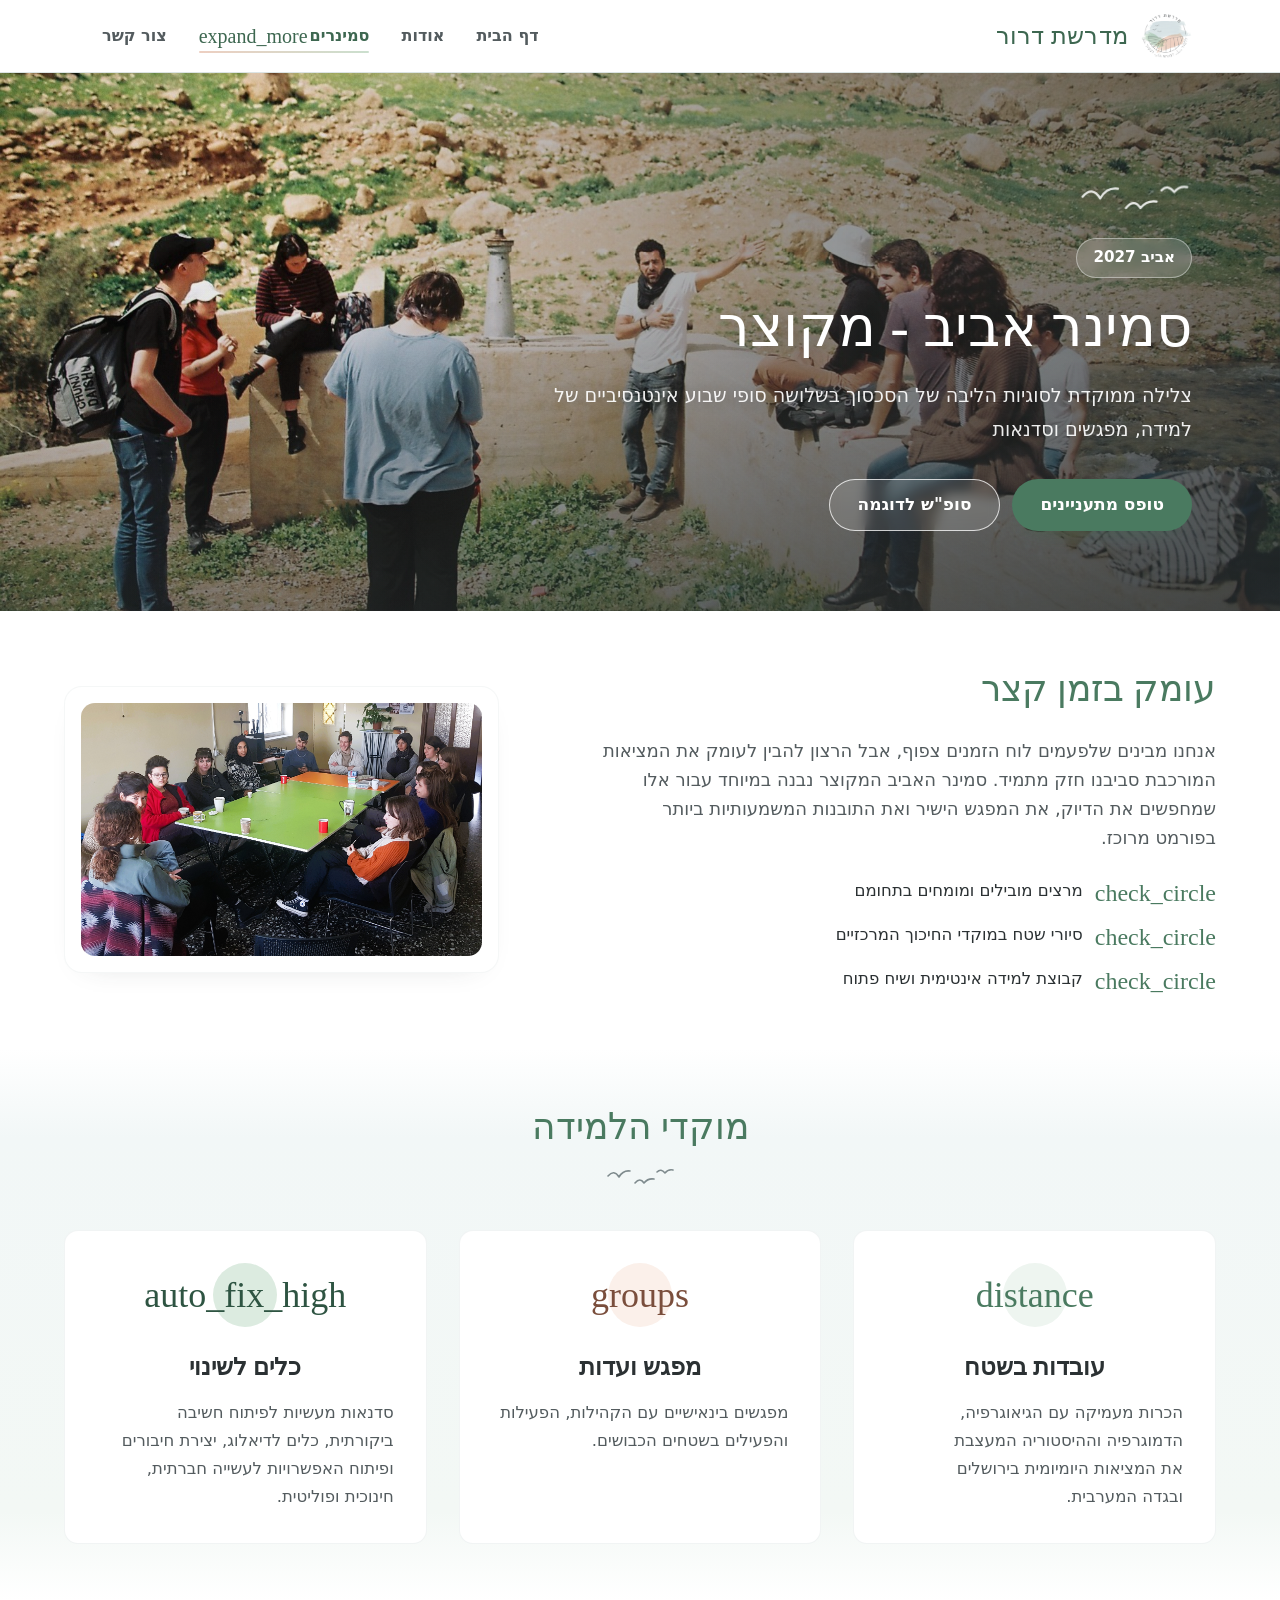
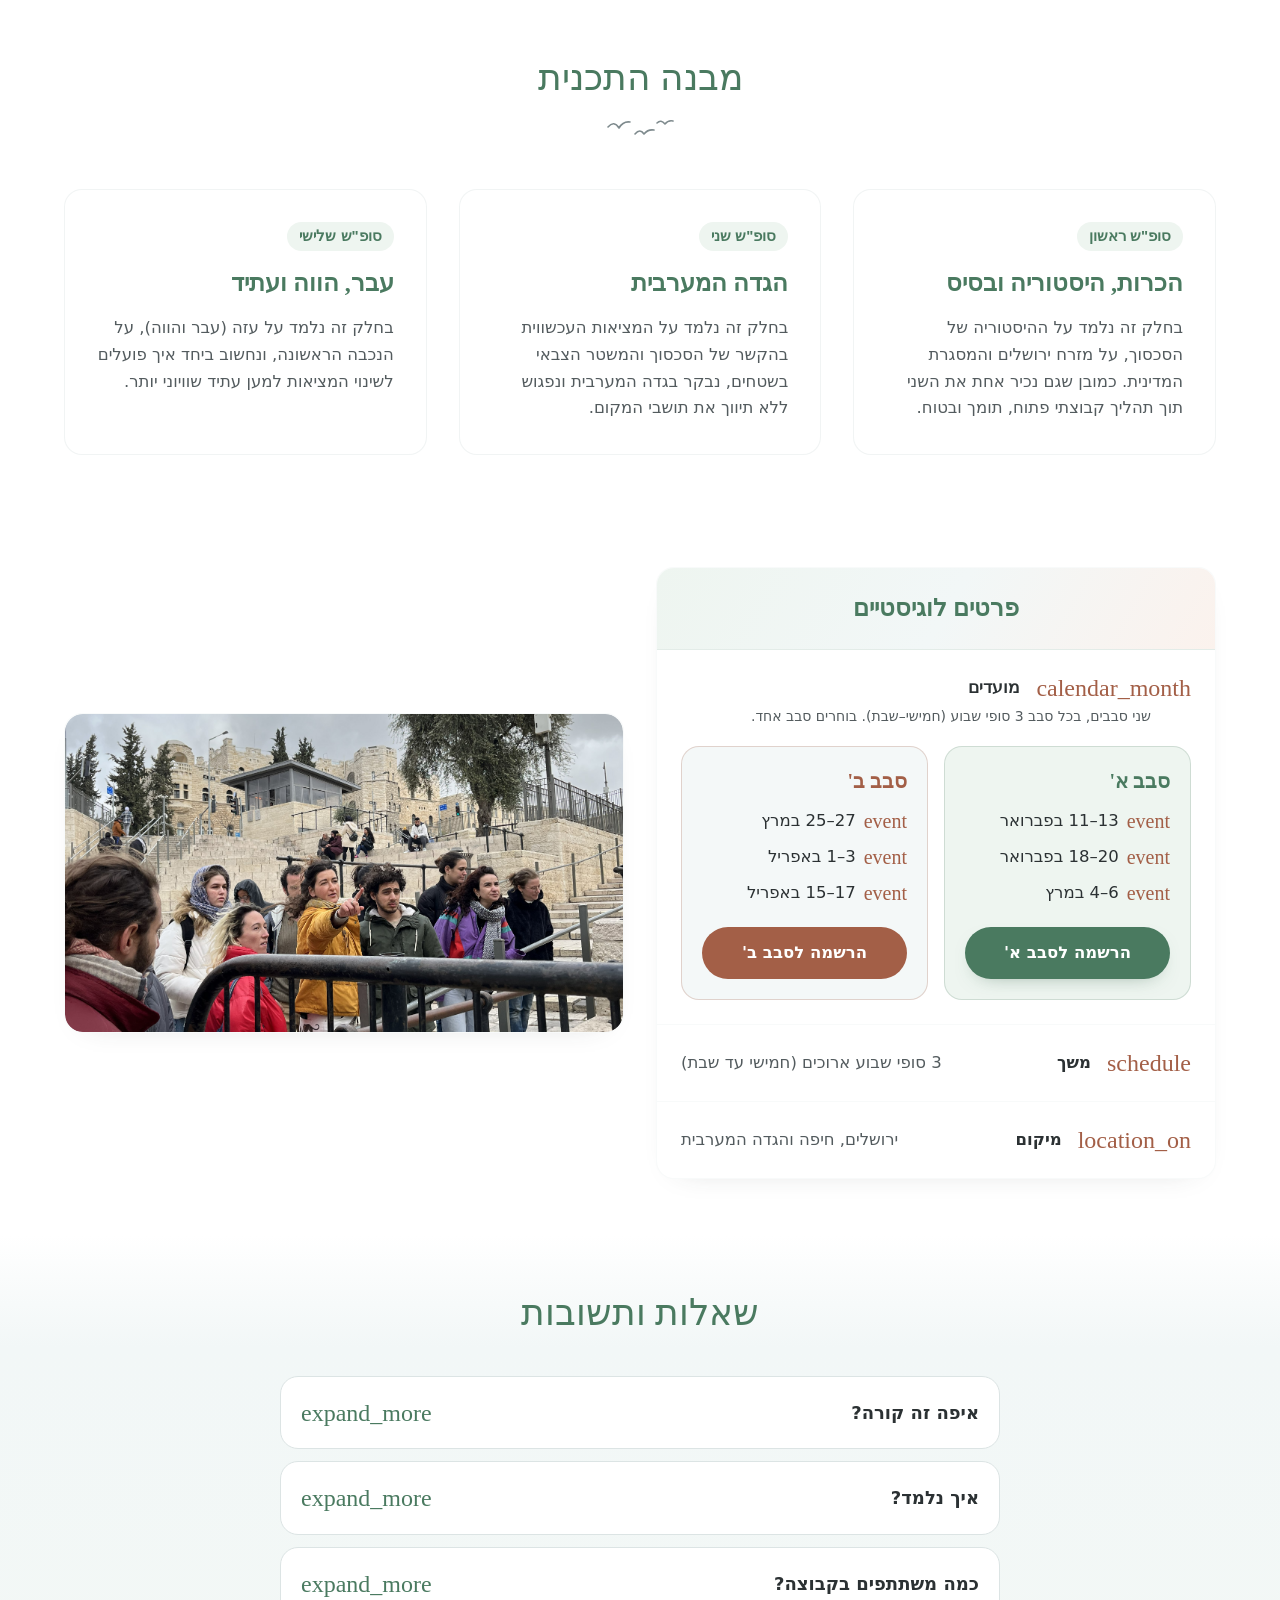
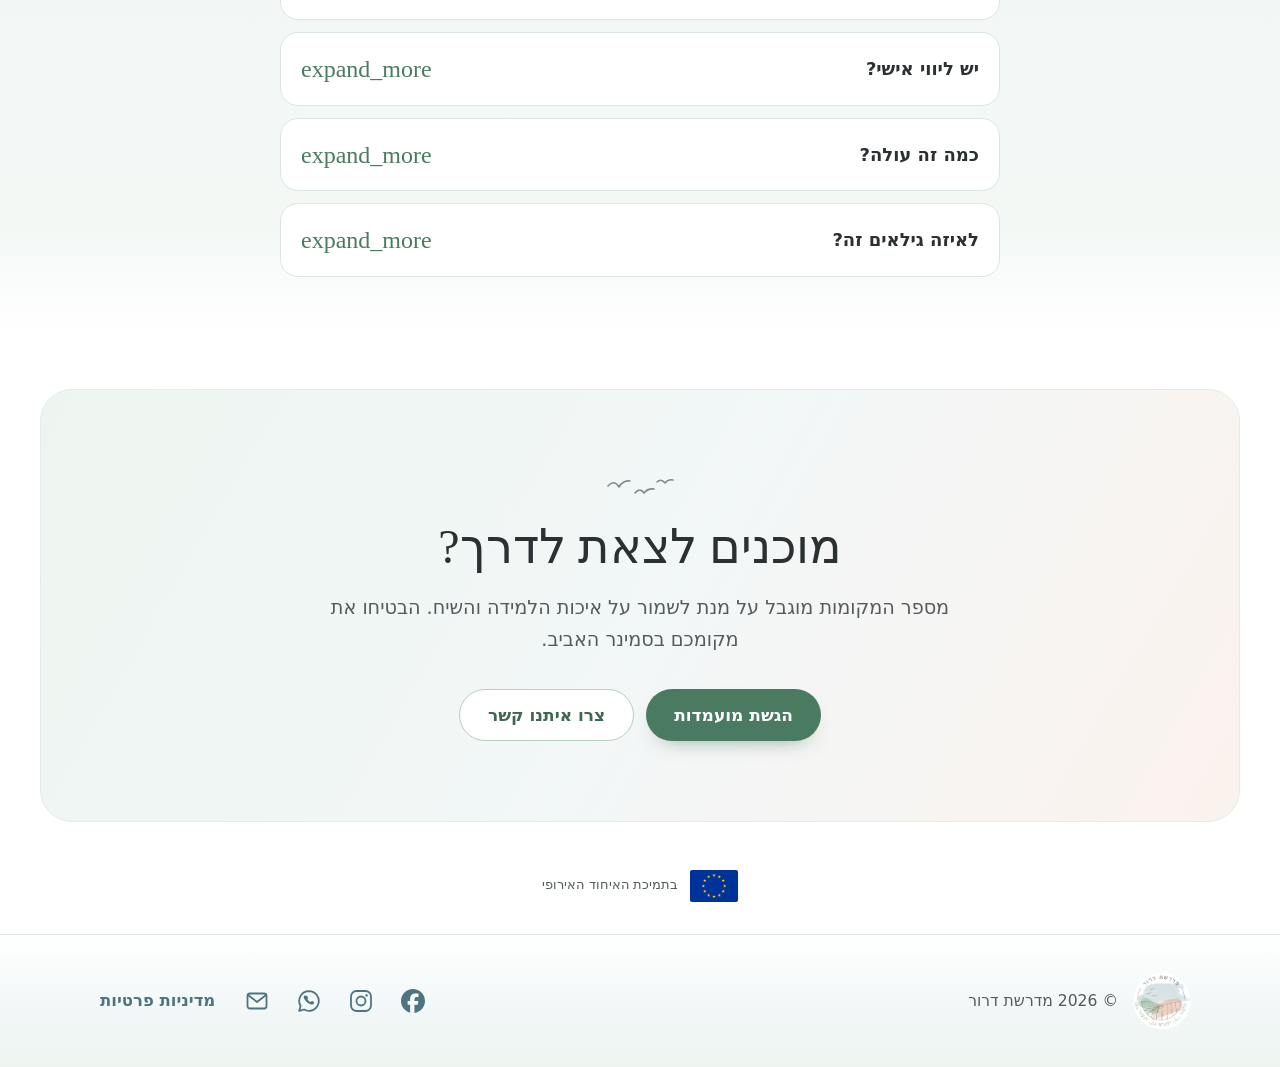
<file: spring-seminar.html>
<!DOCTYPE html><html dir="rtl" lang="he"><head>
<meta charset="utf-8">
<meta content="width=device-width, initial-scale=1.0" name="viewport">
<meta http-equiv="Content-Security-Policy" content="default-src 'self'; script-src 'self' 'unsafe-inline'; style-src 'self' 'unsafe-inline' https://fonts.googleapis.com; font-src 'self' https://fonts.gstatic.com; img-src 'self' data:; media-src 'self'; connect-src 'self' https://script.google.com https://script.googleusercontent.com; frame-src 'self'; form-action 'self' https://formsubmit.co; object-src 'none'; base-uri 'self'; upgrade-insecure-requests">
<meta name="referrer" content="strict-origin-when-cross-origin">
<title>Midreshet Dror - סמינר אביב (מקוצר)</title>
<link rel="icon" type="image/png" href="logo_circle.png">
<link rel="apple-touch-icon" href="logo_circle.png">
<link rel="preconnect" href="https://fonts.googleapis.com">
<link rel="preconnect" href="https://fonts.gstatic.com" crossorigin>
<link href="https://fonts.googleapis.com/css2?family=Assistant:wght@400;500;600;700&amp;family=Frank+Ruhl+Libre:wght@400;500;600;700&amp;display=swap" rel="stylesheet">
<link href="https://fonts.googleapis.com/css2?family=Material+Symbols+Outlined:wght,FILL@100..700,0..1&amp;display=swap" rel="stylesheet">
<link rel="stylesheet" href="assets/dror.css?v=7">
<link rel="stylesheet" href="assets/tailwind.css?v=7">
</head>
<body class="dr-page font-body-md text-body-md overflow-x-hidden">
<header class="dr-header">
<div class="dr-header__bar">
<a href="index.html" class="dr-brand" aria-label="מדרשת דרור - דף הבית"><img alt="מדרשת דרור לוגו" src="logo_circle.png" width="52" height="52"><span>מדרשת דרור</span></a>
<nav class="dr-nav" aria-label="ניווט ראשי">
<a href="index.html">דף הבית</a>
<a href="about.html">אודות</a>
<div class="dr-nav__group">
<button type="button" class="dr-nav__toggle" aria-expanded="false" aria-haspopup="true"><span>סמינרים</span><span class="material-symbols-outlined" aria-hidden="true">expand_more</span></button>
<div class="dr-nav__menu">
<a href="autumn-seminar.html">סמינר סתיו (ארוך)</a>
<a href="spring-seminar.html">סמינר אביב (קצר)</a>
<a href="youth-seminar.html">סמינר נוער</a>
<a href="reconciliation.html">קורס מבוא מכיבוש לפיוס</a>
</div>
</div>
<a href="index.html#contact">צור קשר</a>
</nav>
<button id="mobile-menu-btn" type="button" class="dr-menu-btn" aria-label="תפריט" aria-expanded="false" aria-controls="mobile-menu"><span class="material-symbols-outlined" aria-hidden="true">menu</span></button>
</div>
<div id="mobile-menu" class="dr-mobile" hidden>
<nav aria-label="ניווט ראשי בטלפון">
<a href="index.html">דף הבית</a>
<a href="about.html">אודות</a>
<span class="dr-mobile__label">סמינרים</span>
<a class="dr-mobile__sub" href="autumn-seminar.html">סמינר סתיו (ארוך)</a>
<a class="dr-mobile__sub" href="spring-seminar.html">סמינר אביב (קצר)</a>
<a class="dr-mobile__sub" href="youth-seminar.html">סמינר נוער</a>
<a class="dr-mobile__sub" href="reconciliation.html">קורס מבוא מכיבוש לפיוס</a>
<a href="index.html#contact">צור קשר</a>
</nav>
</div>
</header>
<main class="">
<!-- Hero Section -->
<section class="dr-hero">
<div class="dr-hero__inner">
<div class="dr-hero__text">
<svg class="dr-hero__birds" viewBox="0 0 72 24" fill="none" stroke="currentColor" stroke-width="1.4" stroke-linecap="round" stroke-linejoin="round" aria-hidden="true"><path d="M4 10 Q10 3 15 11 Q19 4 26 5"/><path d="M31 17 Q36 11 40 17 Q44 12 50 13"/><path d="M53 6 Q57 2 61 7 Q64 3 69 4"/></svg>
<span class="dr-chip">אביב 2027</span>
<h1>סמינר אביב - מקוצר</h1>
<p class="dr-hero__lead">צלילה ממוקדת לסוגיות הליבה של הסכסוך בשלושה סופי שבוע אינטנסיביים של למידה, מפגשים וסדנאות</p>
<div class="dr-hero__actions">
<a href="registration.html?seminar=spring" class="dr-btn dr-btn--primary">טופס מתעניינים</a>
<a href="images/סופש ארוך לדוגמא.png" data-lightbox target="_blank" rel="noopener" class="dr-btn dr-btn--ghost">סופ"ש לדוגמה</a>
</div>
</div>
<figure class="dr-hero__media"><img alt="סמינר אביב" src="JV1.JPG" fetchpriority="high"></figure>
</div>
</section>
<!-- About Section -->
<section class="py-section-gap bg-surface">
<div class="max-w-container-max mx-auto px-gutter grid md:grid-cols-2 gap-16 items-center md:flex md:flex-row"><div class="flex flex-col items-center gap-16 w-full md:flex-row">
  <div class="w-full md:w-3/5 text-right">
    <h2 class="font-headline-lg text-headline-lg text-primary mb-6">עומק בזמן קצר</h2>
    <p class="text-body-lg text-on-surface-variant mb-6 leading-relaxed">
      אנחנו מבינים שלפעמים לוח הזמנים צפוף, אבל הרצון להבין לעומק את המציאות המורכבת סביבנו חזק מתמיד. סמינר האביב המקוצר נבנה במיוחד עבור אלו שמחפשים את הדיוק, את המפגש הישיר ואת התובנות המשמעותיות ביותר בפורמט מרוכז.
    </p>
    <ul class="space-y-4">
      <li class="flex flex-row items-start justify-start gap-3 text-right">
        <span class="material-symbols-outlined text-primary mt-1">check_circle</span>
        <span class="text-body-md font-medium">מרצים מובילים ומומחים בתחומם</span>
      </li>
      <li class="flex flex-row items-start justify-start gap-3 text-right">
        <span class="material-symbols-outlined text-primary mt-1">check_circle</span>
        <span class="text-body-md font-medium">סיורי שטח במוקדי החיכוך המרכזיים</span>
      </li>
      <li class="flex flex-row items-start justify-start gap-3 text-right">
        <span class="material-symbols-outlined text-primary mt-1">check_circle</span>
        <span class="text-body-md font-medium">קבוצת למידה אינטימית ושיח פתוח</span>
      </li>
    </ul>
  </div>
  <div class="w-full md:w-2/5">
    <div class="bg-white p-4 rounded-xl shadow-sm border border-outline-variant/30 overflow-hidden">
      <img src="BJclass.JPG" alt="סמינר אביב" class="w-full h-auto rounded-lg">
    </div>
  </div>
</div></div>
</section>
<!-- Modules Section (Bento Inspired Grid) -->
<section class="py-section-gap dr-band">
<div class="max-w-container-max mx-auto px-gutter">
<div class="text-center mb-10">
<h2 class="font-headline-lg text-headline-lg text-primary mb-4">מוקדי הלמידה</h2>
<span class="dr-ornament" aria-hidden="true"></span>
</div>
<div class="grid md:grid-cols-3 gap-8">
<!-- Card 1 -->
<div class="bg-surface p-8 rounded-lg border border-outline-variant/40 tonal-card text-right flex flex-col items-center opacity-100 transition-all duration-700">
<div class="w-16 h-16 bg-spring-mist rounded-full flex items-center justify-center mb-6 text-primary">
<span class="material-symbols-outlined !text-4xl">distance</span>
</div>
<h3 class="font-headline-md text-headline-md mb-4">עובדות בשטח</h3>
<p class="text-on-surface-variant text-body-md">
                            הכרות מעמיקה עם הגיאוגרפיה, הדמוגרפיה וההיסטוריה המעצבת את המציאות היומיומית בירושלים ובגדה המערבית.
                        </p>
</div>
<!-- Card 2 -->
<div class="bg-surface p-8 rounded-lg border border-outline-variant/40 tonal-card text-right flex flex-col items-center opacity-100 transition-all duration-700">
<div class="w-16 h-16 bg-secondary-container rounded-full flex items-center justify-center mb-6 text-on-secondary-container">
<span class="material-symbols-outlined !text-4xl">groups</span>
</div>
<h3 class="font-headline-md text-headline-md mb-4">מפגש ועדות</h3>
<p class="text-on-surface-variant text-body-md">
                            מפגשים בינאישיים עם הקהילות, הפעילות והפעילים בשטחים הכבושים.
                        </p>
</div>
<!-- Card 3 -->
<div class="bg-surface p-8 rounded-lg border border-outline-variant/40 tonal-card text-right flex flex-col items-center opacity-100 transition-all duration-700">
<div class="w-16 h-16 bg-primary-container rounded-full flex items-center justify-center mb-6 text-on-primary-container">
<span class="material-symbols-outlined !text-4xl">auto_fix_high</span>
</div>
<h3 class="font-headline-md text-headline-md mb-4">כלים לשינוי</h3>
<p class="text-on-surface-variant text-body-md">
                            סדנאות מעשיות לפיתוח חשיבה ביקורתית, כלים לדיאלוג, יצירת חיבורים ופיתוח האפשרויות לעשייה חברתית, חינוכית ופוליטית.
                        </p>
</div>
</div>
</div>
</section>
<!-- Program structure -->
<section class="py-section-gap bg-surface">
<div class="max-w-container-max mx-auto px-gutter">
<div class="text-center mb-12">
<h2 class="font-headline-lg text-headline-lg text-primary mb-4">מבנה התכנית</h2>
<span class="dr-ornament" aria-hidden="true"></span>
</div>
<ol class="grid grid-cols-1 md:grid-cols-3 gap-8">
<li class="bg-white p-8 rounded-xl border border-outline-variant/40 text-right">
<span class="inline-block px-3 py-1 mb-4 rounded-full bg-spring-mist text-primary font-label-md text-label-md">סופ"ש ראשון</span>
<h3 class="font-headline-md text-headline-md text-primary mb-4">הכרות, היסטוריה ובסיס</h3>
<p class="text-on-surface-variant text-body-md leading-relaxed">בחלק זה נלמד על ההיסטוריה של הסכסוך, על מזרח ירושלים והמסגרת המדינית. כמובן שגם נכיר אחת את השני תוך תהליך קבוצתי פתוח, תומך ובטוח.</p>
</li>
<li class="bg-white p-8 rounded-xl border border-outline-variant/40 text-right">
<span class="inline-block px-3 py-1 mb-4 rounded-full bg-spring-mist text-primary font-label-md text-label-md">סופ"ש שני</span>
<h3 class="font-headline-md text-headline-md text-primary mb-4">הגדה המערבית</h3>
<p class="text-on-surface-variant text-body-md leading-relaxed">בחלק זה נלמד על המציאות העכשווית בהקשר של הסכסוך והמשטר הצבאי בשטחים, נבקר בגדה המערבית ונפגוש ללא תיווך את תושבי המקום.</p>
</li>
<li class="bg-white p-8 rounded-xl border border-outline-variant/40 text-right">
<span class="inline-block px-3 py-1 mb-4 rounded-full bg-spring-mist text-primary font-label-md text-label-md">סופ"ש שלישי</span>
<h3 class="font-headline-md text-headline-md text-primary mb-4">עבר, הווה ועתיד</h3>
<p class="text-on-surface-variant text-body-md leading-relaxed">בחלק זה נלמד על עזה (עבר והווה), על הנכבה הראשונה, ונחשוב ביחד איך פועלים לשינוי המציאות למען עתיד שוויוני יותר.</p>
</li>
</ol>
</div>
</section>
<!-- Logistics Section -->
<section class="py-section-gap bg-surface">
<div class="max-w-container-max mx-auto px-gutter grid grid-cols-1 md:grid-cols-2 gap-8 items-center">
<div class="bg-white rounded-xl shadow-sm border border-outline-variant/20 overflow-hidden w-full">
<div class="dr-wash text-primary p-6 text-center border-b border-[#E3ECE8]">
<h2 class="font-headline-md text-headline-md">פרטים לוגיסטיים</h2>
</div>
<div class="divide-y divide-outline-variant/20">
<div class="p-6">
<div class="flex items-center gap-4 mb-1"><span class="material-symbols-outlined text-warm-wood" aria-hidden="true">calendar_month</span><h3 class="font-bold text-on-surface">מועדים</h3></div>
<p class="text-on-surface-variant text-sm mb-5 pr-10">שני סבבים, בכל סבב 3 סופי שבוע (חמישי–שבת). בוחרים סבב אחד.</p>
<div class="grid grid-cols-1 sm:grid-cols-2 gap-4">
<article class="flex flex-col rounded-xl border border-primary/20 bg-spring-mist p-5" aria-labelledby="round-a-title">
<h4 id="round-a-title" class="font-headline-md text-xl font-bold text-primary mb-3">סבב א'</h4>
<ul class="space-y-2 mb-5 text-on-surface text-body-md">
<li class="flex items-center gap-2"><span class="material-symbols-outlined text-warm-wood text-[20px]" aria-hidden="true">event</span><span><bdi dir="ltr">11–13</bdi> בפברואר</span></li>
<li class="flex items-center gap-2"><span class="material-symbols-outlined text-warm-wood text-[20px]" aria-hidden="true">event</span><span><bdi dir="ltr">18–20</bdi> בפברואר</span></li>
<li class="flex items-center gap-2"><span class="material-symbols-outlined text-warm-wood text-[20px]" aria-hidden="true">event</span><span><bdi dir="ltr">4–6</bdi> במרץ</span></li>
</ul>
<a href="registration.html?seminar=spring&amp;round=a" class="mt-auto block text-center bg-primary text-white py-3 rounded-md font-semibold hover:bg-surface-tint transition-colors focus-visible:outline focus-visible:outline-2 focus-visible:outline-offset-2 focus-visible:outline-primary">הרשמה לסבב א'</a>
</article>
<article class="flex flex-col rounded-xl border border-warm-wood/25 bg-soft-cream p-5" aria-labelledby="round-b-title">
<h4 id="round-b-title" class="font-headline-md text-xl font-bold text-warm-wood mb-3">סבב ב'</h4>
<ul class="space-y-2 mb-5 text-on-surface text-body-md">
<li class="flex items-center gap-2"><span class="material-symbols-outlined text-warm-wood text-[20px]" aria-hidden="true">event</span><span><bdi dir="ltr">25–27</bdi> במרץ</span></li>
<li class="flex items-center gap-2"><span class="material-symbols-outlined text-warm-wood text-[20px]" aria-hidden="true">event</span><span><bdi dir="ltr">1–3</bdi> באפריל</span></li>
<li class="flex items-center gap-2"><span class="material-symbols-outlined text-warm-wood text-[20px]" aria-hidden="true">event</span><span><bdi dir="ltr">15–17</bdi> באפריל</span></li>
</ul>
<a href="registration.html?seminar=spring&amp;round=b" class="mt-auto block text-center bg-warm-wood text-white py-3 rounded-md font-semibold hover:opacity-90 transition-opacity focus-visible:outline focus-visible:outline-2 focus-visible:outline-offset-2 focus-visible:outline-warm-wood">הרשמה לסבב ב'</a>
</article>
</div>
</div>
<div class="flex flex-row-reverse justify-between items-center p-6 hover:bg-soft-cream transition-colors"><span class="text-on-surface-variant">3 סופי שבוע ארוכים (חמישי עד שבת)</span><div class="flex flex-row-reverse items-center gap-4"><span class="font-bold text-on-surface">משך</span><span class="material-symbols-outlined text-warm-wood">schedule</span></div></div>
<div class="flex flex-row-reverse justify-between items-center p-6 hover:bg-soft-cream transition-colors"><span class="text-on-surface-variant" data-location="Jerusalem">ירושלים, חיפה והגדה המערבית</span><div class="flex flex-row-reverse items-center gap-4"><span class="font-bold text-on-surface">מיקום</span><span class="material-symbols-outlined text-warm-wood">location_on</span></div></div>
</div>
</div>
<div class="w-full h-[320px] rounded-xl overflow-hidden shadow-sm border border-outline-variant/20">
<img src="jerus.jpg" alt="ירושלים והסביבה" class="w-full h-full object-cover rounded-xl">
</div>
</div>
</section>
<!-- FAQ -->
<section class="py-section-gap dr-band">
<div class="px-gutter max-w-3xl mx-auto">
<h2 class="font-headline-lg text-headline-lg text-primary mb-10 text-center">שאלות ותשובות</h2>
<div class="space-y-3">
<details class="group bg-white rounded-xl border border-outline-variant">
<summary class="flex justify-between items-center gap-4 cursor-pointer list-none [&::-webkit-details-marker]:hidden p-5 font-bold text-on-surface text-body-lg">איפה זה קורה?<span class="material-symbols-outlined text-primary transition-transform group-open:rotate-180">expand_more</span></summary>
<div class="px-5 pb-5 text-on-surface-variant leading-relaxed"><p>בירושלים, בחיפה ובגדה המערבית.</p></div>
</details>
<details class="group bg-white rounded-xl border border-outline-variant">
<summary class="flex justify-between items-center gap-4 cursor-pointer list-none [&::-webkit-details-marker]:hidden p-5 font-bold text-on-surface text-body-lg">איך נלמד?<span class="material-symbols-outlined text-primary transition-transform group-open:rotate-180">expand_more</span></summary>
<div class="px-5 pb-5 text-on-surface-variant leading-relaxed"><p>הרצאות פרונטליות, דיונים, סדנאות, סיורים ומפגשים עם מיטב המומחים והמומחיות בתחום.</p></div>
</details>
<details class="group bg-white rounded-xl border border-outline-variant">
<summary class="flex justify-between items-center gap-4 cursor-pointer list-none [&::-webkit-details-marker]:hidden p-5 font-bold text-on-surface text-body-lg">כמה משתתפים בקבוצה?<span class="material-symbols-outlined text-primary transition-transform group-open:rotate-180">expand_more</span></summary>
<div class="px-5 pb-5 text-on-surface-variant leading-relaxed"><p>הקבוצה מהווה עוגן משמעותי בתהליך, וכדי לשמור על מרחב בטוח ומפרה גודל הקבוצה יהיה בין 12 ל-17 משתתפים.</p></div>
</details>
<details class="group bg-white rounded-xl border border-outline-variant">
<summary class="flex justify-between items-center gap-4 cursor-pointer list-none [&::-webkit-details-marker]:hidden p-5 font-bold text-on-surface text-body-lg">יש ליווי אישי?<span class="material-symbols-outlined text-primary transition-transform group-open:rotate-180">expand_more</span></summary>
<div class="px-5 pb-5 text-on-surface-variant leading-relaxed"><p>אנחנו אתכן לאורך כל הדרך. נפגוש אתכן לשיחות אישיות, לתמוך, להקשיב ולייעץ.</p></div>
</details>
<details class="group bg-white rounded-xl border border-outline-variant">
<summary class="flex justify-between items-center gap-4 cursor-pointer list-none [&::-webkit-details-marker]:hidden p-5 font-bold text-on-surface text-body-lg">כמה זה עולה?<span class="material-symbols-outlined text-primary transition-transform group-open:rotate-180">expand_more</span></summary>
<div class="px-5 pb-5 text-on-surface-variant leading-relaxed"><p>1,000 ש"ח למשתתף.ת במתכונת פנסיון מלא (הכל כלול: לינה, הסעות, מזון וכו').</p></div>
</details>
<details class="group bg-white rounded-xl border border-outline-variant">
<summary class="flex justify-between items-center gap-4 cursor-pointer list-none [&::-webkit-details-marker]:hidden p-5 font-bold text-on-surface text-body-lg">לאיזה גילאים זה?<span class="material-symbols-outlined text-primary transition-transform group-open:rotate-180">expand_more</span></summary>
<div class="px-5 pb-5 text-on-surface-variant leading-relaxed"><p>20 עד 30.</p></div>
</details>
</div>
</div>
</section>
<!-- CTA Section -->
<section class="dr-cta">
<div class="dr-cta__card">
<span class="dr-ornament" aria-hidden="true"></span>
<h2>מוכנים לצאת לדרך?</h2>
<p>
                    מספר המקומות מוגבל על מנת לשמור על איכות הלמידה והשיח. הבטיחו את מקומכם בסמינר האביב.
                </p>
<div class="dr-cta__actions">
<a href="registration.html?seminar=spring" class="dr-btn dr-btn--primary">הגשת מועמדות</a>
<a href="https://wa.me/972523640090?text=%D7%A9%D7%9C%D7%95%D7%9D%2C%20%D7%90%D7%A9%D7%9E%D7%97%20%D7%9C%D7%A9%D7%9E%D7%95%D7%A2%20%D7%A2%D7%95%D7%93%20%D7%A2%D7%9C%20%D7%A1%D7%9E%D7%99%D7%A0%D7%A8%20%D7%94%D7%90%D7%91%D7%99%D7%91" target="_blank" rel="noopener" class="dr-btn dr-btn--ghost">צרו איתנו קשר</a>
</div>
</div>
</section>
</main>
<!-- EU partnership -->
<div class="dr-eu">
<a href="https://www.eeas.europa.eu/israel/ysrl-whyhwd-hyrwpy_he?s=200" target="_blank" rel="noopener" title="האיחוד האירופי בישראל" aria-label="האיחוד האירופי בישראל (נפתח בחלון חדש)" class="inline-flex rounded-sm transition-opacity hover:opacity-80"><svg class="h-8 w-auto rounded-sm" viewBox="0 0 810 540" role="img" aria-label="דגל האיחוד האירופי"><rect width="810" height="540" fill="#003399"/><defs><polygon id="eu-star" fill="#FFCC00" points="0,-30 6.74,-9.27 28.53,-9.27 10.9,3.54 17.63,24.27 0,11.46 -17.63,24.27 -10.9,3.54 -28.53,-9.27 -6.74,-9.27"/></defs><g transform="translate(405 270)"><use href="#eu-star" x="0" y="-180"/><use href="#eu-star" x="90" y="-155.88"/><use href="#eu-star" x="155.88" y="-90"/><use href="#eu-star" x="180" y="0"/><use href="#eu-star" x="155.88" y="90"/><use href="#eu-star" x="90" y="155.88"/><use href="#eu-star" x="0" y="180"/><use href="#eu-star" x="-90" y="155.88"/><use href="#eu-star" x="-155.88" y="90"/><use href="#eu-star" x="-180" y="0"/><use href="#eu-star" x="-155.88" y="-90"/><use href="#eu-star" x="-90" y="-155.88"/></g></svg></a>
<span class="text-caption font-caption">בתמיכת האיחוד האירופי</span>
</div>
<footer class="dr-footer">
<div class="dr-footer__inner">
<div class="dr-footer__brand"><a href="index.html" aria-label="מדרשת דרור - דף הבית" title="דף הבית"><img alt="מדרשת דרור" src="logo_circle.png" width="60" height="60"></a><span>© 2026 מדרשת דרור</span></div>
<div class="dr-footer__links">
<a href="https://www.facebook.com/profile.php?id=61557330713450" target="_blank" rel="noopener" aria-label="פייסבוק" title="פייסבוק"><svg viewBox="0 0 24 24" fill="currentColor" aria-hidden="true"><path d="M9.101 23.691v-7.98H6.627v-3.667h2.474v-1.58c0-4.085 1.848-5.978 5.858-5.978.401 0 .955.042 1.468.103a8.68 8.68 0 0 1 1.141.195v3.325a8.623 8.623 0 0 0-.653-.036 26.805 26.805 0 0 0-.733-.009c-.707 0-1.259.096-1.675.309a1.686 1.686 0 0 0-.679.622c-.258.42-.374.995-.374 1.752v1.297h3.919l-.386 2.103-.287 1.564h-3.246v8.245C19.396 23.238 24 18.179 24 12.044c0-6.627-5.373-12-12-12s-12 5.373-12 12c0 5.628 3.874 10.35 9.101 11.647Z"/></svg></a>
<a href="https://www.instagram.com/midreshetdror/" target="_blank" rel="noopener" aria-label="אינסטגרם" title="אינסטגרם"><svg viewBox="0 0 24 24" fill="none" stroke="currentColor" stroke-width="1.8" aria-hidden="true"><rect x="2" y="2" width="20" height="20" rx="5.5"/><circle cx="12" cy="12" r="4.5"/><circle cx="17.6" cy="6.4" r="1.2" fill="currentColor" stroke="none"/></svg></a>
<a href="https://wa.me/972523640090" target="_blank" rel="noopener" aria-label="וואטסאפ 052-3640090" title="וואטסאפ 052-3640090"><svg viewBox="0 0 24 24" aria-hidden="true"><path d="M12 2.2a9.8 9.8 0 0 0-8.4 14.8L2.2 21.8l4.9-1.3A9.8 9.8 0 1 0 12 2.2Z" fill="none" stroke="currentColor" stroke-width="1.8" stroke-linejoin="round"/><path d="M8.6 7.1c.2-.4.4-.4.7-.4h.5c.2 0 .4 0 .5.4l.7 1.7c.1.2.1.4 0 .5l-.4.6c-.1.2-.2.3 0 .5.3.6.8 1.2 1.4 1.7.7.6 1.2.8 1.5.9.2.1.3.1.4-.1l.6-.8c.1-.2.3-.2.5-.1l1.6.8c.2.1.4.2.4.3.1.2.1.8-.2 1.3-.2.5-1.2 1.1-1.7 1.1-.4.1-1 .2-3.2-.9-2.6-1.2-4.1-3.8-4.2-4-.1-.2-.9-1.2-.9-2.4 0-1.1.5-1.6.8-1.9Z" fill="currentColor"/></svg></a>
<a href="mailto:info@midreshet-dror.com" aria-label="אימייל" title="אימייל"><svg viewBox="0 0 24 24" fill="none" stroke="currentColor" stroke-width="1.8" stroke-linejoin="round" aria-hidden="true"><rect x="2.5" y="4.5" width="19" height="15" rx="2.5"/><path d="m3 6 9 7 9-7"/></svg></a>
<a class="dr-footer__text" href="privacy.html">מדיניות פרטיות</a>
</div>
</div>
</footer>
<script src="lightbox.js"></script>
<script src="assets/site.js?v=7"></script>
</body></html>
</file>
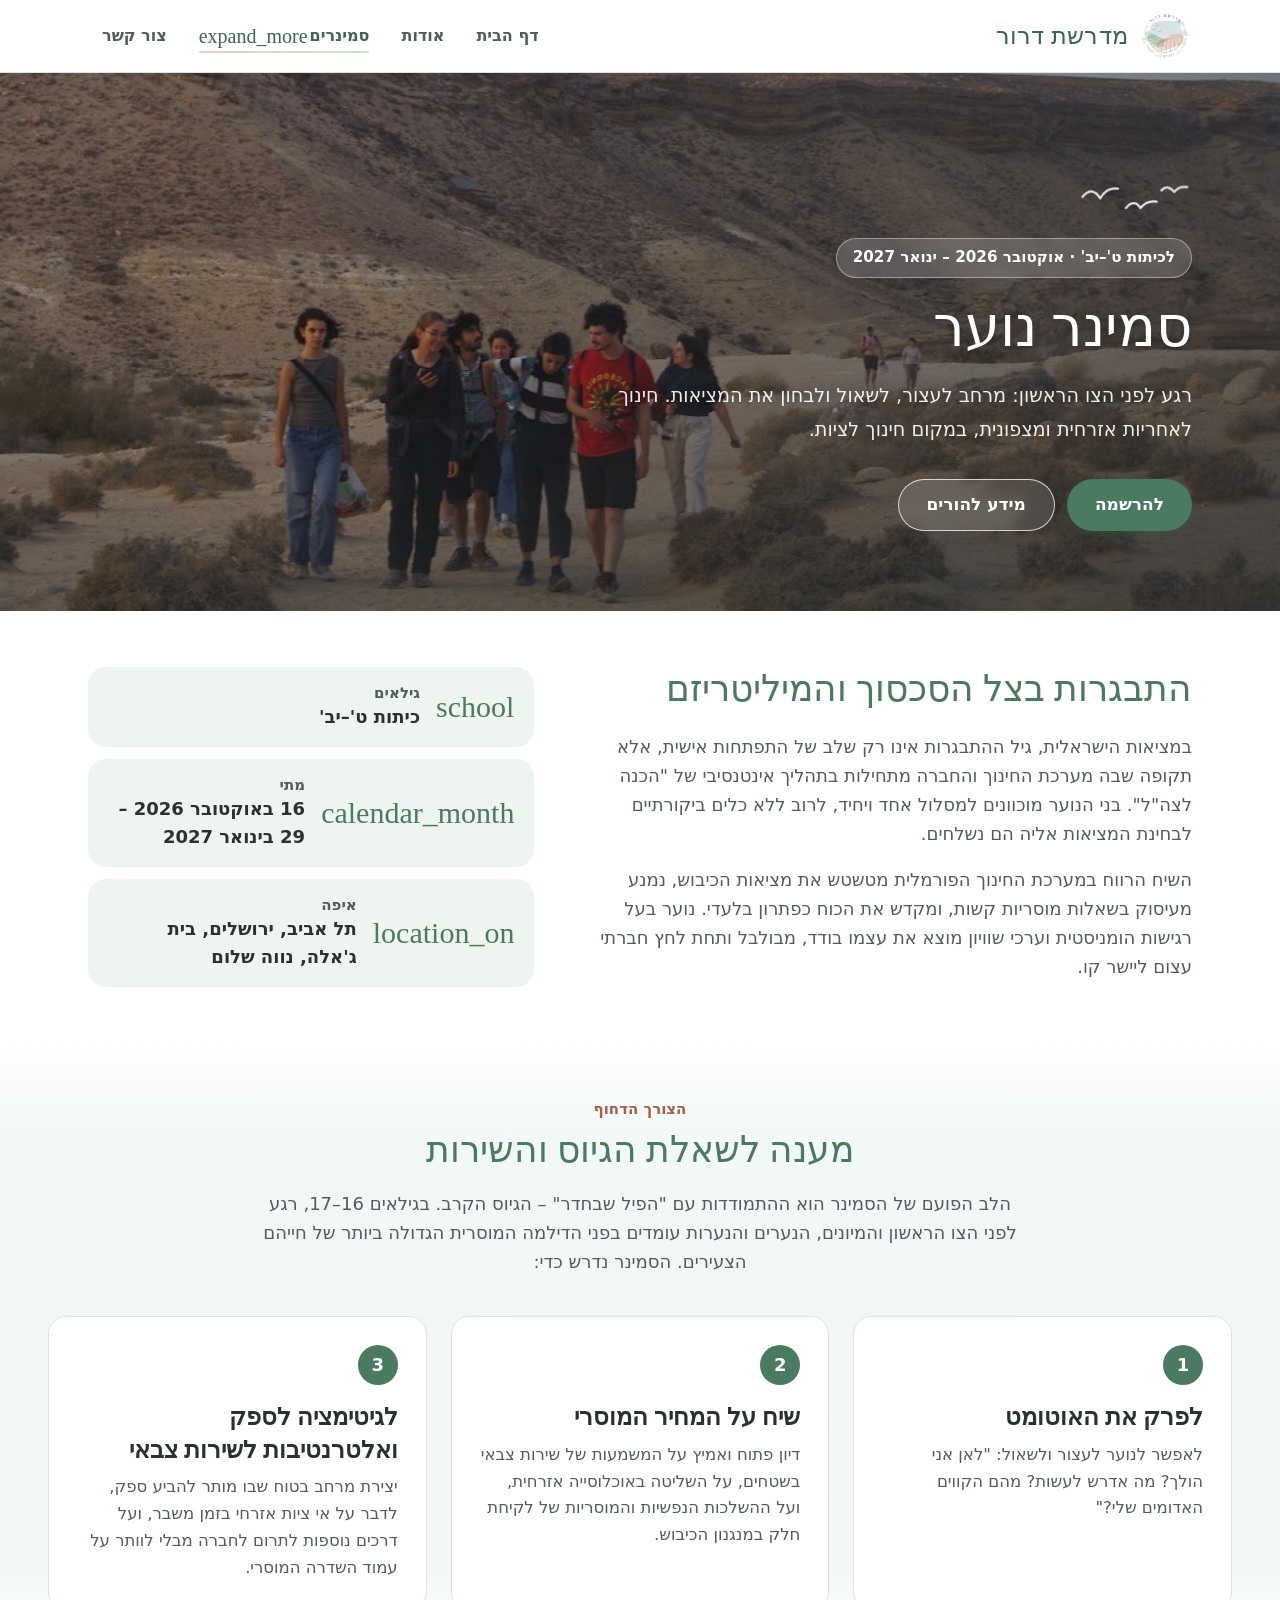
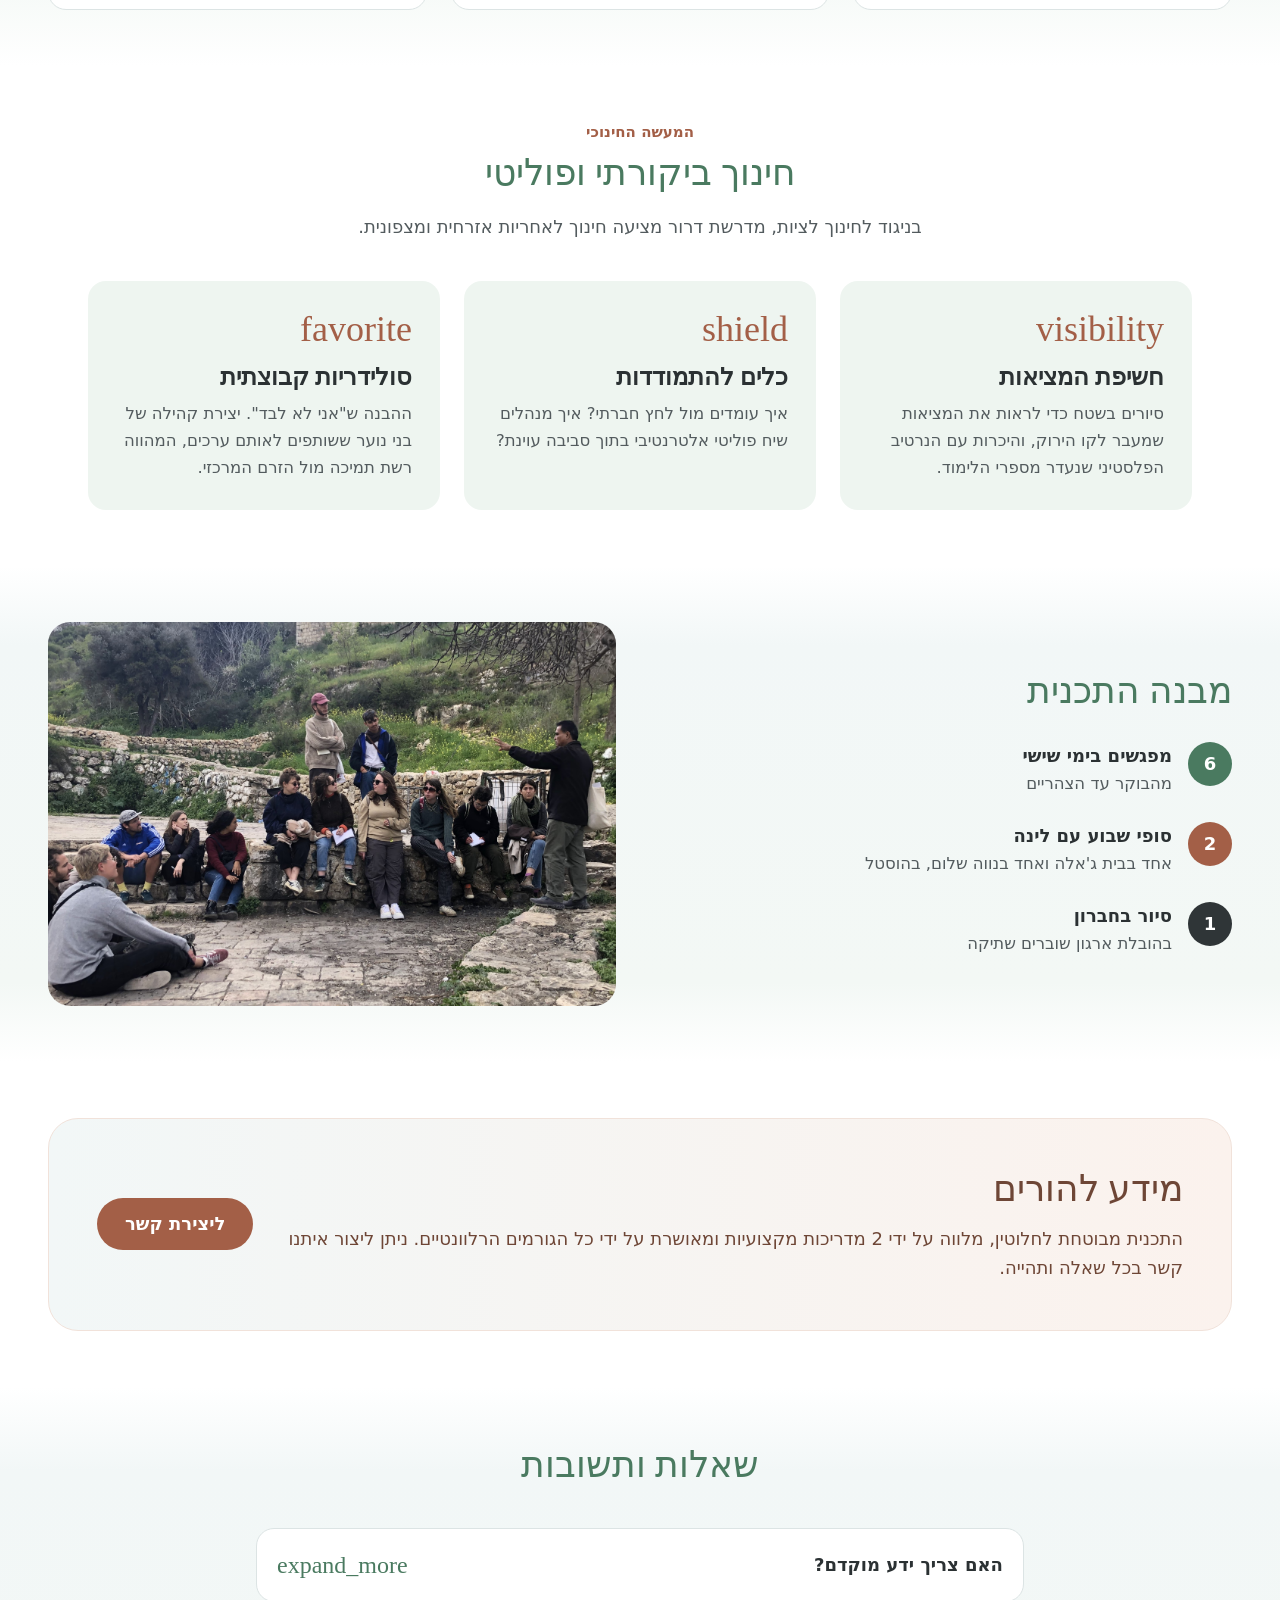
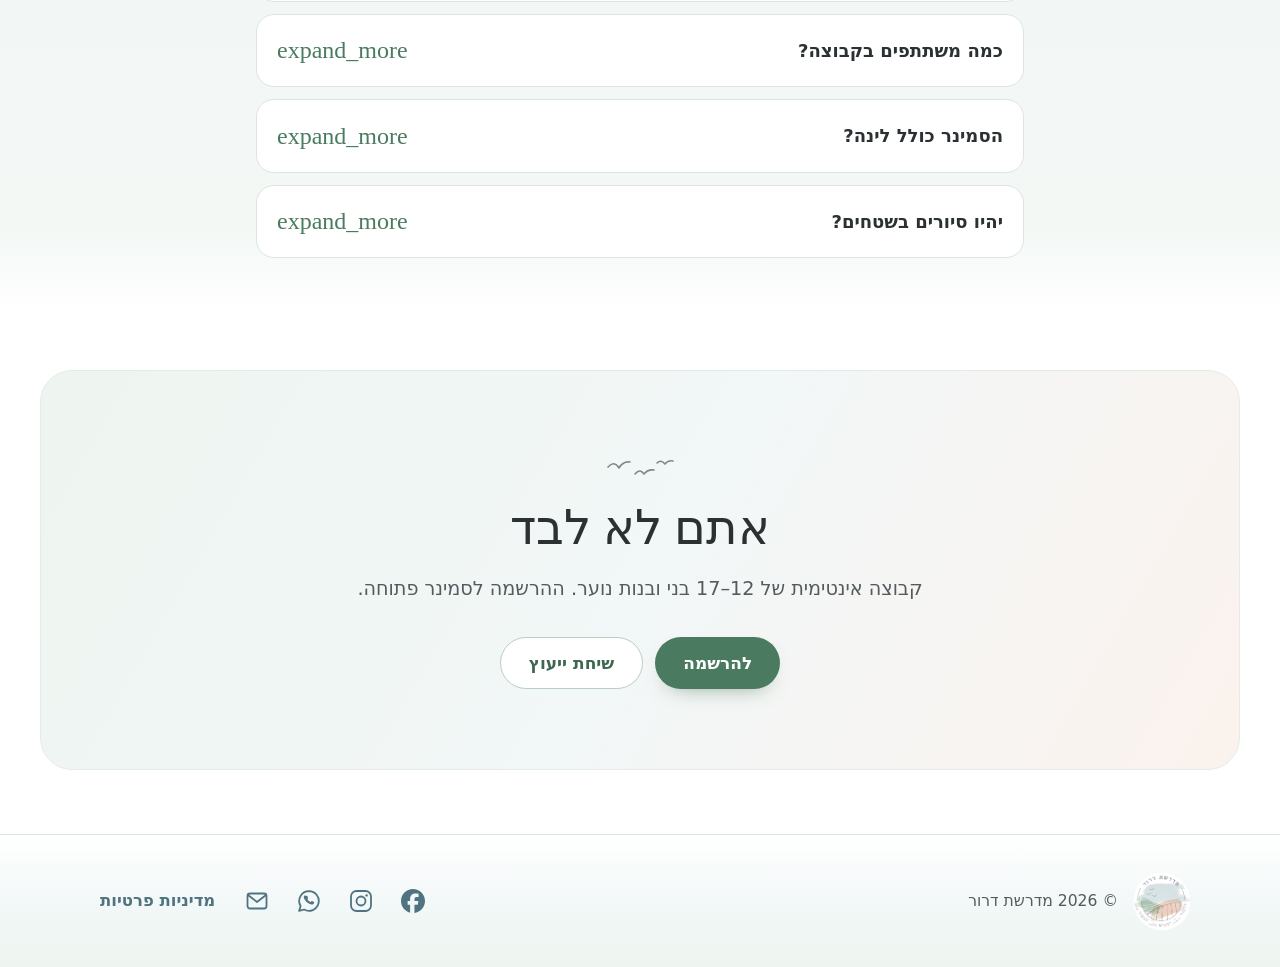
<file: youth-seminar.html>
<!DOCTYPE html><html dir="rtl" lang="he"><head>
<meta charset="utf-8">
<meta content="width=device-width, initial-scale=1.0" name="viewport">
<meta http-equiv="Content-Security-Policy" content="default-src 'self'; script-src 'self' 'unsafe-inline'; style-src 'self' 'unsafe-inline' https://fonts.googleapis.com; font-src 'self' https://fonts.gstatic.com; img-src 'self' data:; media-src 'self'; connect-src 'self' https://script.google.com https://script.googleusercontent.com; frame-src 'self'; form-action 'self' https://formsubmit.co; object-src 'none'; base-uri 'self'; upgrade-insecure-requests">
<meta name="referrer" content="strict-origin-when-cross-origin">
<title>סמינר נוער | מדרשת דרור</title>
<link rel="icon" type="image/png" href="logo_circle.png">
<link rel="apple-touch-icon" href="logo_circle.png">
<link rel="preconnect" href="https://fonts.googleapis.com">
<link rel="preconnect" href="https://fonts.gstatic.com" crossorigin>
<link href="https://fonts.googleapis.com/css2?family=Assistant:wght@400;500;600;700&amp;family=Frank+Ruhl+Libre:wght@400;500;600;700&amp;display=swap" rel="stylesheet">
<link href="https://fonts.googleapis.com/css2?family=Material+Symbols+Outlined:wght,FILL@100..700,0..1&amp;display=swap" rel="stylesheet">
<link rel="stylesheet" href="assets/dror.css?v=7">
<link rel="stylesheet" href="assets/tailwind.css?v=7">
</head>
<body class="dr-page font-body-md text-body-md overflow-x-hidden">
<header class="dr-header">
<div class="dr-header__bar">
<a href="index.html" class="dr-brand" aria-label="מדרשת דרור - דף הבית"><img alt="מדרשת דרור לוגו" src="logo_circle.png" width="52" height="52"><span>מדרשת דרור</span></a>
<nav class="dr-nav" aria-label="ניווט ראשי">
<a href="index.html">דף הבית</a>
<a href="about.html">אודות</a>
<div class="dr-nav__group">
<button type="button" class="dr-nav__toggle" aria-expanded="false" aria-haspopup="true"><span>סמינרים</span><span class="material-symbols-outlined" aria-hidden="true">expand_more</span></button>
<div class="dr-nav__menu">
<a href="autumn-seminar.html">סמינר סתיו (ארוך)</a>
<a href="spring-seminar.html">סמינר אביב (קצר)</a>
<a href="youth-seminar.html">סמינר נוער</a>
<a href="reconciliation.html">קורס מבוא מכיבוש לפיוס</a>
</div>
</div>
<a href="index.html#contact">צור קשר</a>
</nav>
<button id="mobile-menu-btn" type="button" class="dr-menu-btn" aria-label="תפריט" aria-expanded="false" aria-controls="mobile-menu"><span class="material-symbols-outlined" aria-hidden="true">menu</span></button>
</div>
<div id="mobile-menu" class="dr-mobile" hidden>
<nav aria-label="ניווט ראשי בטלפון">
<a href="index.html">דף הבית</a>
<a href="about.html">אודות</a>
<span class="dr-mobile__label">סמינרים</span>
<a class="dr-mobile__sub" href="autumn-seminar.html">סמינר סתיו (ארוך)</a>
<a class="dr-mobile__sub" href="spring-seminar.html">סמינר אביב (קצר)</a>
<a class="dr-mobile__sub" href="youth-seminar.html">סמינר נוער</a>
<a class="dr-mobile__sub" href="reconciliation.html">קורס מבוא מכיבוש לפיוס</a>
<a href="index.html#contact">צור קשר</a>
</nav>
</div>
</header>
<main>
<!-- Hero -->
<section class="dr-hero dr-hero--bright dr-hero--mirror">
<div class="dr-hero__inner">
<div class="dr-hero__text">
<svg class="dr-hero__birds" viewBox="0 0 72 24" fill="none" stroke="currentColor" stroke-width="1.4" stroke-linecap="round" stroke-linejoin="round" aria-hidden="true"><path d="M4 10 Q10 3 15 11 Q19 4 26 5"/><path d="M31 17 Q36 11 40 17 Q44 12 50 13"/><path d="M53 6 Q57 2 61 7 Q64 3 69 4"/></svg>
<span class="dr-chip">לכיתות ט'–יב' · אוקטובר 2026 – ינואר 2027</span>
<h1>סמינר נוער</h1>
<p class="dr-hero__lead">רגע לפני הצו הראשון: מרחב לעצור, לשאול ולבחון את המציאות. חינוך לאחריות אזרחית ומצפונית, במקום חינוך לציות.</p>
<div class="dr-hero__actions">
<a class="dr-btn dr-btn--primary" href="registration.html?seminar=youth">להרשמה</a>
<a class="dr-btn dr-btn--ghost" href="#parents">מידע להורים</a>
</div>
</div>
<figure class="dr-hero__media"><img alt="קבוצת משתתפים צועדת יחד בסיור במדבר" src="images/IMGP0780.JPG" style="object-position: 50% 78%" fetchpriority="high"></figure>
</div>
</section>
<!-- Background + key facts -->
<section class="py-section-gap px-margin-mobile md:px-margin-desktop max-w-container-max mx-auto">
<div class="flex flex-wrap gap-12 items-start">
<div class="flex-[3_1_420px] min-w-0">
<h2 class="font-headline-lg text-headline-lg text-primary mb-5">התבגרות בצל הסכסוך והמיליטריזם</h2>
<p class="text-body-lg text-on-surface-variant leading-relaxed mb-4">במציאות הישראלית, גיל ההתבגרות אינו רק שלב של התפתחות אישית, אלא תקופה שבה מערכת החינוך והחברה מתחילות בתהליך אינטנסיבי של "הכנה לצה"ל". בני הנוער מוכוונים למסלול אחד ויחיד, לרוב ללא כלים ביקורתיים לבחינת המציאות אליה הם נשלחים.</p>
<p class="text-body-lg text-on-surface-variant leading-relaxed">השיח הרווח במערכת החינוך הפורמלית מטשטש את מציאות הכיבוש, נמנע מעיסוק בשאלות מוסריות קשות, ומקדש את הכוח כפתרון בלעדי. נוער בעל רגישות הומניסטית וערכי שוויון מוצא את עצמו בודד, מבולבל ותחת לחץ חברתי עצום ליישר קו.</p>
</div>
<ul class="flex-[2_1_320px] min-w-0 grid grid-cols-1 gap-3">
<li class="flex items-center gap-4 bg-spring-mist rounded-xl px-5 py-4"><span class="material-symbols-outlined text-primary text-3xl">school</span><div><div class="text-label-md text-on-surface-variant">גילאים</div><div class="font-bold text-lg">כיתות ט'–יב'</div></div></li>
<li class="flex items-center gap-4 bg-spring-mist rounded-xl px-5 py-4"><span class="material-symbols-outlined text-primary text-3xl">calendar_month</span><div><div class="text-label-md text-on-surface-variant">מתי</div><div class="font-bold text-lg">16 באוקטובר 2026 – 29 בינואר 2027</div></div></li>
<li class="flex items-center gap-4 bg-spring-mist rounded-xl px-5 py-4"><span class="material-symbols-outlined text-primary text-3xl">location_on</span><div><div class="text-label-md text-on-surface-variant">איפה</div><div class="font-bold text-lg">תל אביב, ירושלים, בית ג'אלה, נווה שלום</div></div></li>
</ul>
</div>
</section>
<!-- The urgent need -->
<section class="dr-band py-section-gap px-margin-mobile md:px-margin-desktop">
<div class="max-w-container-max mx-auto">
<p class="text-label-md font-bold text-warm-wood mb-2 text-center">הצורך הדחוף</p>
<h2 class="font-headline-lg text-headline-lg text-primary mb-4 text-center">מענה לשאלת הגיוס והשירות</h2>
<p class="text-body-lg text-on-surface-variant leading-relaxed max-w-3xl mx-auto text-center mb-10">הלב הפועם של הסמינר הוא ההתמודדות עם "הפיל שבחדר" – הגיוס הקרב. בגילאים 16–17, רגע לפני הצו הראשון והמיונים, הנערים והנערות עומדים בפני הדילמה המוסרית הגדולה ביותר של חייהם הצעירים. הסמינר נדרש כדי:</p>
<ol class="grid grid-cols-1 md:grid-cols-3 gap-gutter">
<li class="bg-white border border-outline-variant rounded-xl p-7">
<span class="inline-flex w-10 h-10 rounded-full bg-primary text-white items-center justify-center font-bold text-lg">1</span>
<h3 class="font-headline-md text-headline-md mt-4 mb-2">לפרק את האוטומט</h3>
<p class="text-on-surface-variant leading-relaxed">לאפשר לנוער לעצור ולשאול: "לאן אני הולך? מה אדרש לעשות? מהם הקווים האדומים שלי?"</p>
</li>
<li class="bg-white border border-outline-variant rounded-xl p-7">
<span class="inline-flex w-10 h-10 rounded-full bg-primary text-white items-center justify-center font-bold text-lg">2</span>
<h3 class="font-headline-md text-headline-md mt-4 mb-2">שיח על המחיר המוסרי</h3>
<p class="text-on-surface-variant leading-relaxed">דיון פתוח ואמיץ על המשמעות של שירות צבאי בשטחים, על השליטה באוכלוסייה אזרחית, ועל ההשלכות הנפשיות והמוסריות של לקיחת חלק במנגנון הכיבוש.</p>
</li>
<li class="bg-white border border-outline-variant rounded-xl p-7">
<span class="inline-flex w-10 h-10 rounded-full bg-primary text-white items-center justify-center font-bold text-lg">3</span>
<h3 class="font-headline-md text-headline-md mt-4 mb-2">לגיטימציה לספק ואלטרנטיבות לשירות צבאי</h3>
<p class="text-on-surface-variant leading-relaxed">יצירת מרחב בטוח שבו מותר להביע ספק, לדבר על אי ציות אזרחי בזמן משבר, ועל דרכים נוספות לתרום לחברה מבלי לוותר על עמוד השדרה המוסרי.</p>
</li>
</ol>
</div>
</section>
<!-- Educational approach -->
<section class="py-section-gap px-margin-mobile md:px-margin-desktop max-w-container-max mx-auto">
<p class="text-label-md font-bold text-warm-wood mb-2 text-center">המעשה החינוכי</p>
<h2 class="font-headline-lg text-headline-lg text-primary mb-4 text-center">חינוך ביקורתי ופוליטי</h2>
<p class="text-body-lg text-on-surface-variant leading-relaxed max-w-2xl mx-auto text-center mb-10">בניגוד לחינוך לציות, מדרשת דרור מציעה חינוך לאחריות אזרחית ומצפונית.</p>
<ul class="grid grid-cols-1 md:grid-cols-3 gap-gutter">
<li class="bg-spring-mist rounded-xl p-7">
<span class="material-symbols-outlined text-warm-wood text-4xl">visibility</span>
<h3 class="font-headline-md text-headline-md mt-3 mb-2">חשיפת המציאות</h3>
<p class="text-on-surface-variant leading-relaxed">סיורים בשטח כדי לראות את המציאות שמעבר לקו הירוק, והיכרות עם הנרטיב הפלסטיני שנעדר מספרי הלימוד.</p>
</li>
<li class="bg-spring-mist rounded-xl p-7">
<span class="material-symbols-outlined text-warm-wood text-4xl">shield</span>
<h3 class="font-headline-md text-headline-md mt-3 mb-2">כלים להתמודדות</h3>
<p class="text-on-surface-variant leading-relaxed">איך עומדים מול לחץ חברתי? איך מנהלים שיח פוליטי אלטרנטיבי בתוך סביבה עוינת?</p>
</li>
<li class="bg-spring-mist rounded-xl p-7">
<span class="material-symbols-outlined text-warm-wood text-4xl">favorite</span>
<h3 class="font-headline-md text-headline-md mt-3 mb-2">סולידריות קבוצתית</h3>
<p class="text-on-surface-variant leading-relaxed">ההבנה ש"אני לא לבד". יצירת קהילה של בני נוער ששותפים לאותם ערכים, המהווה רשת תמיכה מול הזרם המרכזי.</p>
</li>
</ul>
</section>
<!-- Program structure -->
<section class="dr-band py-section-gap px-margin-mobile md:px-margin-desktop">
<div class="max-w-container-max mx-auto grid grid-cols-1 md:grid-cols-2 gap-12 items-center">
<div>
<h2 class="font-headline-lg text-headline-lg text-primary mb-7">מבנה התכנית</h2>
<ol class="space-y-6">
<li class="flex gap-4"><span class="flex-none w-11 h-11 rounded-full bg-primary text-white flex items-center justify-center font-bold text-lg">6</span><div><div class="font-bold text-lg">מפגשים בימי שישי</div><div class="text-on-surface-variant">מהבוקר עד הצהריים</div></div></li>
<li class="flex gap-4"><span class="flex-none w-11 h-11 rounded-full bg-warm-wood text-white flex items-center justify-center font-bold text-lg">2</span><div><div class="font-bold text-lg">סופי שבוע עם לינה</div><div class="text-on-surface-variant">אחד בבית ג'אלה ואחד בנווה שלום, בהוסטל</div></div></li>
<li class="flex gap-4"><span class="flex-none w-11 h-11 rounded-full bg-deep-charcoal text-white flex items-center justify-center font-bold text-lg">1</span><div><div class="font-bold text-lg">סיור בחברון</div><div class="text-on-surface-variant">בהובלת ארגון שוברים שתיקה</div></div></li>
</ol>
</div>
<img alt="קבוצה יושבת ומקשיבה למדריך בסיור" class="w-full h-80 md:h-96 object-cover rounded-2xl" src="lifta.jpg">
</div>
</section>
<!-- Parents -->
<section class="py-section-gap px-margin-mobile md:px-margin-desktop" id="parents">
<div class="max-w-container-max mx-auto bg-gradient-to-l from-peach-mist to-sky-mist border border-[#F1E2DA] rounded-3xl p-8 md:p-12 flex flex-wrap gap-8 items-center">
<div class="flex-[2_1_420px] min-w-0">
<h2 class="font-headline-lg text-headline-md md:text-headline-lg text-on-secondary-fixed-variant mb-3">מידע להורים</h2>
<p class="text-body-lg text-on-secondary-fixed-variant leading-relaxed">התכנית מבוטחת לחלוטין, מלווה על ידי 2 מדריכות מקצועיות ומאושרת על ידי כל הגורמים הרלוונטיים. ניתן ליצור איתנו קשר בכל שאלה ותהייה.</p>
</div>
<a class="inline-flex items-center min-h-[52px] px-7 bg-warm-wood text-white font-bold text-lg rounded-md hover:opacity-90 transition-opacity" href="index.html#contact">ליצירת קשר</a>
</div>
</section>
<!-- FAQ -->
<section class="py-section-gap dr-band px-margin-mobile md:px-margin-desktop">
<div class="max-w-3xl mx-auto">
<h2 class="font-headline-lg text-headline-lg text-primary mb-10 text-center">שאלות ותשובות</h2>
<div class="space-y-3">
<details class="group bg-white rounded-xl border border-outline-variant">
<summary class="flex justify-between items-center gap-4 cursor-pointer list-none [&amp;::-webkit-details-marker]:hidden p-5 font-bold text-on-surface text-body-lg">האם צריך ידע מוקדם?<span class="material-symbols-outlined text-primary transition-transform group-open:rotate-180">expand_more</span></summary>
<div class="px-5 pb-5 text-on-surface-variant leading-relaxed"><p>ממש לא, אנחנו מספקים את כל הידע הדרוש.</p></div>
</details>
<details class="group bg-white rounded-xl border border-outline-variant">
<summary class="flex justify-between items-center gap-4 cursor-pointer list-none [&amp;::-webkit-details-marker]:hidden p-5 font-bold text-on-surface text-body-lg">כמה משתתפים בקבוצה?<span class="material-symbols-outlined text-primary transition-transform group-open:rotate-180">expand_more</span></summary>
<div class="px-5 pb-5 text-on-surface-variant leading-relaxed"><p>התהליך הקבוצתי והגיבוש הם ליבת התכנית, ולכן הקבוצה היא אינטימית: בין 12 ל-17 משתתפים.</p></div>
</details>
<details class="group bg-white rounded-xl border border-outline-variant">
<summary class="flex justify-between items-center gap-4 cursor-pointer list-none [&amp;::-webkit-details-marker]:hidden p-5 font-bold text-on-surface text-body-lg">הסמינר כולל לינה?<span class="material-symbols-outlined text-primary transition-transform group-open:rotate-180">expand_more</span></summary>
<div class="px-5 pb-5 text-on-surface-variant leading-relaxed"><p>כן, בנוסף ל-6 מפגשים חד-יומיים, יהיו גם שני סופי שבוע בהוסטל בבית ג'אלה ובנווה שלום.</p></div>
</details>
<details class="group bg-white rounded-xl border border-outline-variant">
<summary class="flex justify-between items-center gap-4 cursor-pointer list-none [&amp;::-webkit-details-marker]:hidden p-5 font-bold text-on-surface text-body-lg">יהיו סיורים בשטחים?<span class="material-symbols-outlined text-primary transition-transform group-open:rotate-180">expand_more</span></summary>
<div class="px-5 pb-5 text-on-surface-variant leading-relaxed"><p>כן, יהיה סיור אחד בהובלת ארגון שוברים שתיקה בעיר חברון. לפרטים נוספים <a class="text-primary font-bold underline underline-offset-2 hover:text-warm-wood" href="index.html#contact">צרו איתנו קשר</a>.</p></div>
</details>
</div>
</div>
</section>
<!-- CTA -->
<section class="dr-cta">
<div class="dr-cta__card">
<span class="dr-ornament" aria-hidden="true"></span>
<h2>אתם לא לבד</h2>
<p>קבוצה אינטימית של 12–17 בני ובנות נוער. ההרשמה לסמינר פתוחה.</p>
<div class="dr-cta__actions">
<a class="dr-btn dr-btn--primary" href="registration.html?seminar=youth">להרשמה</a>
<a class="dr-btn dr-btn--ghost" href="https://wa.me/972523640090?text=%D7%A9%D7%9C%D7%95%D7%9D%2C%20%D7%90%D7%A9%D7%9E%D7%97%20%D7%9C%D7%A7%D7%91%D7%95%D7%A2%20%D7%A9%D7%99%D7%97%D7%AA%20%D7%99%D7%99%D7%A2%D7%95%D7%A5%20%D7%A2%D7%9C%20%D7%A1%D7%9E%D7%99%D7%A0%D7%A8%20%D7%94%D7%A0%D7%95%D7%A2%D7%A8" target="_blank" rel="noopener">שיחת ייעוץ</a>
</div>
</div>
</section>
</main>
<footer class="dr-footer">
<div class="dr-footer__inner">
<div class="dr-footer__brand"><a href="index.html" aria-label="מדרשת דרור - דף הבית" title="דף הבית"><img alt="מדרשת דרור" src="logo_circle.png" width="60" height="60"></a><span>© 2026 מדרשת דרור</span></div>
<div class="dr-footer__links">
<a href="https://www.facebook.com/profile.php?id=61557330713450" target="_blank" rel="noopener" aria-label="פייסבוק" title="פייסבוק"><svg viewBox="0 0 24 24" fill="currentColor" aria-hidden="true"><path d="M9.101 23.691v-7.98H6.627v-3.667h2.474v-1.58c0-4.085 1.848-5.978 5.858-5.978.401 0 .955.042 1.468.103a8.68 8.68 0 0 1 1.141.195v3.325a8.623 8.623 0 0 0-.653-.036 26.805 26.805 0 0 0-.733-.009c-.707 0-1.259.096-1.675.309a1.686 1.686 0 0 0-.679.622c-.258.42-.374.995-.374 1.752v1.297h3.919l-.386 2.103-.287 1.564h-3.246v8.245C19.396 23.238 24 18.179 24 12.044c0-6.627-5.373-12-12-12s-12 5.373-12 12c0 5.628 3.874 10.35 9.101 11.647Z"/></svg></a>
<a href="https://www.instagram.com/midreshetdror/" target="_blank" rel="noopener" aria-label="אינסטגרם" title="אינסטגרם"><svg viewBox="0 0 24 24" fill="none" stroke="currentColor" stroke-width="1.8" aria-hidden="true"><rect x="2" y="2" width="20" height="20" rx="5.5"/><circle cx="12" cy="12" r="4.5"/><circle cx="17.6" cy="6.4" r="1.2" fill="currentColor" stroke="none"/></svg></a>
<a href="https://wa.me/972523640090" target="_blank" rel="noopener" aria-label="וואטסאפ 052-3640090" title="וואטסאפ 052-3640090"><svg viewBox="0 0 24 24" aria-hidden="true"><path d="M12 2.2a9.8 9.8 0 0 0-8.4 14.8L2.2 21.8l4.9-1.3A9.8 9.8 0 1 0 12 2.2Z" fill="none" stroke="currentColor" stroke-width="1.8" stroke-linejoin="round"/><path d="M8.6 7.1c.2-.4.4-.4.7-.4h.5c.2 0 .4 0 .5.4l.7 1.7c.1.2.1.4 0 .5l-.4.6c-.1.2-.2.3 0 .5.3.6.8 1.2 1.4 1.7.7.6 1.2.8 1.5.9.2.1.3.1.4-.1l.6-.8c.1-.2.3-.2.5-.1l1.6.8c.2.1.4.2.4.3.1.2.1.8-.2 1.3-.2.5-1.2 1.1-1.7 1.1-.4.1-1 .2-3.2-.9-2.6-1.2-4.1-3.8-4.2-4-.1-.2-.9-1.2-.9-2.4 0-1.1.5-1.6.8-1.9Z" fill="currentColor"/></svg></a>
<a href="mailto:info@midreshet-dror.com" aria-label="אימייל" title="אימייל"><svg viewBox="0 0 24 24" fill="none" stroke="currentColor" stroke-width="1.8" stroke-linejoin="round" aria-hidden="true"><rect x="2.5" y="4.5" width="19" height="15" rx="2.5"/><path d="m3 6 9 7 9-7"/></svg></a>
<a class="dr-footer__text" href="privacy.html">מדיניות פרטיות</a>
</div>
</div>
</footer>
<script src="assets/site.js?v=7"></script>
</body></html>
</file>
<file: assets/dror.css>
/* Midreshet Dror - shared look for every page.
   Palette from the logo: sky wash, sage field, peach field, charcoal line. White page.
   Headings: Frank Ruhl Libre (a Hebrew book face, for a house of study). Text: Assistant. */

:root {
  --ink: #2B3133;
  --ink-soft: #535B5E;
  --line-grey: #7E8A8D;
  --sage: #4A7A60;
  --sage-deep: #3D6750;
  --sage-wash: #CBDFCE;
  --sage-mist: #EEF5F0;
  --sky: #DAE5E6;
  --sky-mist: #F2F7F7;
  --sky-deep: #4F7480;
  --peach: #EDCFC1;
  --peach-mist: #FBF2ED;
  --clay: #A35F47;
  --hairline: #DCE4E4;
  --serif: "Frank Ruhl Libre", "David Libre", serif;
  --sans: "Assistant", "Heebo", system-ui, sans-serif;
  --birds: url("data:image/svg+xml,%3Csvg xmlns='http://www.w3.org/2000/svg' viewBox='0 0 72 24'%3E%3Cg fill='none' stroke='%237E8A8D' stroke-width='1.6' stroke-linecap='round' stroke-linejoin='round'%3E%3Cpath d='M4 10 Q10 3 15 11 Q19 4 26 5'/%3E%3Cpath d='M31 17 Q36 11 40 17 Q44 12 50 13'/%3E%3Cpath d='M53 6 Q57 2 61 7 Q64 3 69 4'/%3E%3C/g%3E%3C/svg%3E");
}

html { scroll-behavior: smooth; scroll-padding-top: 88px; }
body.dr-page {
  margin: 0;
  background: #fff;
  color: var(--ink);
  font-family: var(--sans);
  -webkit-font-smoothing: antialiased;
  text-rendering: optimizeLegibility;
}
h1, h2, h3, h4 { font-family: var(--serif); text-wrap: balance; }
p, li, dd { text-wrap: pretty; }
::selection { background: var(--sage-wash); color: #1E3A2C; }
:focus-visible { outline: 2px solid var(--sage); outline-offset: 3px; border-radius: 6px; }
.material-symbols-outlined {
  font-variation-settings: 'FILL' 0, 'wght' 300, 'GRAD' 0, 'opsz' 24;
  vertical-align: middle;
}

/* Buttons and links that are styled with a heading size use the text face, not the serif */
a.font-headline-md, button.font-headline-md, a.font-label-md, button.font-label-md,
a.font-display-lg, a.font-bold, summary {
  font-family: var(--sans);
}
a.font-headline-md, button.font-headline-md { font-weight: 700; font-size: 1.0625rem; }

/* Every call-to-action button is a soft pill */
main a.bg-primary, main button.bg-primary, main a.bg-warm-wood, main a.border-warm-wood,
main a.bg-white.text-primary, main a.border-primary, main a.bg-on-primary {
  border-radius: 999px;
}
main a.bg-primary, main button.bg-primary { box-shadow: 0 8px 20px -12px rgba(61, 103, 80, .55); }

/* Softer shadows everywhere */
body .shadow-xl, body .shadow-lg, body .shadow-md {
  box-shadow: 0 22px 44px -28px rgba(47, 53, 55, .30);
}
body .shadow-sm { box-shadow: 0 10px 30px -24px rgba(47, 53, 55, .28); }

/* ---------- Ornament: the three birds from the logo ---------- */
.dr-ornament {
  display: block;
  width: 72px;
  height: 24px;
  margin: 6px auto 0;
  background: var(--birds) center / contain no-repeat;
}
.dr-ornament--start { margin-inline: 0; }

/* ---------- Header ---------- */
.dr-header {
  position: sticky;
  top: 0;
  z-index: 50;
  background: rgba(255, 255, 255, .9);
  -webkit-backdrop-filter: saturate(1.4) blur(10px);
  backdrop-filter: saturate(1.4) blur(10px);
  border-bottom: 1px solid var(--hairline);
  transition: transform .35s ease, opacity .35s ease, box-shadow .35s ease;
}
/* Slides away when scrolling down, comes back when scrolling up (assets/site.js) */
.dr-header.is-hidden { transform: translateY(-100%); opacity: 0; }
.dr-header.is-scrolled { box-shadow: 0 10px 28px -22px rgba(47, 53, 55, .35); }
.dr-header__bar {
  max-width: 1200px;
  margin: 0 auto;
  padding: 10px 16px;
  display: flex;
  align-items: center;
  justify-content: space-between;
  gap: 24px;
}
@media (min-width: 768px) { .dr-header__bar { padding: 10px 48px; } }
.dr-brand { display: flex; align-items: center; gap: 12px; color: var(--ink); text-decoration: none; }
.dr-brand img { width: 52px; height: 52px; object-fit: contain; }
.dr-brand span { font-family: var(--serif); font-size: 1.5rem; font-weight: 500; letter-spacing: .01em; color: var(--sage-deep); }

.dr-nav { display: none; align-items: center; gap: 4px; }
@media (min-width: 768px) { .dr-nav { display: flex; } }
.dr-nav > a, .dr-nav__toggle {
  position: relative;
  display: inline-flex;
  align-items: center;
  gap: 2px;
  padding: 10px 14px;
  font: 600 1rem/1 var(--sans);
  color: var(--ink-soft);
  background: none;
  border: 0;
  border-radius: 999px;
  cursor: pointer;
  text-decoration: none;
  transition: color .2s, background-color .2s;
}
.dr-nav > a:hover, .dr-nav__toggle:hover, .dr-nav__group:focus-within .dr-nav__toggle { color: var(--sage-deep); background: var(--sage-mist); }
.dr-nav a[aria-current="page"], .dr-nav__group.is-current .dr-nav__toggle { color: var(--sage-deep); }
.dr-nav > a[aria-current="page"]::after, .dr-nav__group.is-current .dr-nav__toggle::after {
  content: "";
  position: absolute;
  inset-inline: 14px;
  bottom: 3px;
  height: 2px;
  border-radius: 2px;
  background: linear-gradient(90deg, var(--peach), var(--sage-wash));
}
.dr-nav__toggle .material-symbols-outlined { font-size: 20px; transition: transform .2s; }
.dr-nav__group { position: relative; }
.dr-nav__menu {
  position: absolute;
  inset-inline-start: 0;
  top: calc(100% + 6px);
  min-width: 248px;
  padding: 8px;
  background: #fff;
  border: 1px solid var(--hairline);
  border-radius: 18px;
  box-shadow: 0 24px 48px -28px rgba(47, 53, 55, .35);
  opacity: 0;
  visibility: hidden;
  transform: translateY(-4px);
  transition: opacity .18s, transform .18s, visibility .18s;
}
.dr-nav__group:hover .dr-nav__menu, .dr-nav__group:focus-within .dr-nav__menu, .dr-nav__group.is-open .dr-nav__menu {
  opacity: 1; visibility: visible; transform: none;
}
.dr-nav__group:hover .dr-nav__toggle .material-symbols-outlined, .dr-nav__group.is-open .dr-nav__toggle .material-symbols-outlined { transform: rotate(180deg); }
.dr-nav__menu a {
  display: block;
  padding: 10px 14px;
  border-radius: 12px;
  color: var(--ink);
  font-weight: 500;
  text-decoration: none;
}
.dr-nav__menu a:hover, .dr-nav__menu a:focus-visible { background: var(--sage-mist); color: var(--sage-deep); }
.dr-nav__menu a[aria-current="page"] { color: var(--sage-deep); font-weight: 700; }

.dr-menu-btn {
  display: inline-flex;
  align-items: center;
  justify-content: center;
  width: 46px;
  height: 46px;
  border: 1px solid var(--hairline);
  border-radius: 999px;
  background: #fff;
  color: var(--sage-deep);
  cursor: pointer;
}
.dr-menu-btn .material-symbols-outlined { font-size: 26px; }
@media (min-width: 768px) { .dr-menu-btn { display: none; } }
.dr-mobile { border-top: 1px solid var(--hairline); background: #fff; }
.dr-mobile[hidden] { display: none; }
@media (min-width: 768px) { .dr-mobile { display: none; } }
.dr-mobile nav { display: flex; flex-direction: column; padding: 8px 16px 16px; }
.dr-mobile a { padding: 13px 4px; color: var(--ink); font-weight: 600; text-decoration: none; border-top: 1px solid #EEF2F2; }
.dr-mobile a:first-child { border-top: 0; }
.dr-mobile a.dr-mobile__sub { padding-inline-start: 18px; font-weight: 500; border-top: 0; }
.dr-mobile a[aria-current="page"] { color: var(--sage-deep); font-weight: 700; }
.dr-mobile__label { padding: 13px 4px 4px; font-size: .875rem; color: var(--ink-soft); border-top: 1px solid #EEF2F2; }

/* ---------- Hero (same pattern on every page) ---------- */
/* Full-width wide photo, title and text sit on the photo (start side, bottom).
   Height follows the page width (about 2.4:1), never below 460px so the text fits on phones, never above 640px. */
.dr-hero {
  position: relative;
  overflow: hidden;
  display: flex;
  height: clamp(460px, 42vw, 640px);
  background: #3A4446;
}
.dr-hero__inner {
  flex: 1;
  width: 100%;
  max-width: 1200px;
  margin: 0 auto;
  padding: 48px 16px 44px;
  display: flex;
  align-items: flex-end;
}
@media (min-width: 900px) {
  .dr-hero__inner { padding: 72px 48px 80px; }
}
.dr-hero__text { position: relative; z-index: 2; max-width: 640px; color: #fff; text-shadow: 0 1px 14px rgba(20, 26, 28, .28); }
.dr-hero .dr-hero__birds { color: rgba(255, 255, 255, .85); }
.dr-hero h1 { color: #fff; }
.dr-hero .dr-hero__lead { color: rgba(255, 255, 255, .92); }
.dr-hero .dr-hero__quote { color: #E4F0E7; }
.dr-hero .dr-chip { background: rgba(255, 255, 255, .16); border-color: rgba(255, 255, 255, .4); color: #fff; -webkit-backdrop-filter: blur(6px); backdrop-filter: blur(6px); text-shadow: none; }
.dr-hero .dr-btn { text-shadow: none; }
.dr-hero .dr-btn--ghost { background: rgba(255, 255, 255, .12); color: #fff; border-color: rgba(255, 255, 255, .75); -webkit-backdrop-filter: blur(6px); backdrop-filter: blur(6px); }
.dr-hero .dr-btn--ghost:hover { background: rgba(255, 255, 255, .24); border-color: #fff; }
.dr-hero__birds { display: block; width: 116px; height: 40px; margin-bottom: 18px; color: var(--line-grey); }
.dr-hero__birds path { animation: dr-glide 1.4s cubic-bezier(.2, .7, .2, 1) both; }
.dr-hero__birds path:nth-child(2) { animation-delay: .15s; }
.dr-hero__birds path:nth-child(3) { animation-delay: .3s; }
@keyframes dr-glide { from { opacity: 0; transform: translate(14px, 6px); } to { opacity: 1; transform: none; } }
.dr-hero h1 {
  margin: 0 0 20px;
  font-family: var(--serif);
  font-weight: 500;
  font-size: clamp(2.35rem, 4.4vw, 3.5rem);
  line-height: 1.14;
  color: #fff;
}
.dr-hero__lead { margin: 0 0 32px; max-width: 34em; font-size: 1.2rem; line-height: 1.75; color: var(--ink-soft); }
.dr-hero__quote { margin: 0 0 32px; font-family: var(--serif); font-size: 1.45rem; line-height: 1.6; color: var(--sage-deep); }
.dr-hero__actions { display: flex; flex-wrap: wrap; gap: 12px; }
.dr-chip {
  display: inline-block;
  margin-bottom: 18px;
  padding: 6px 16px;
  border-radius: 999px;
  border: 1px solid #D3E4D8;
  background: var(--sage-mist);
  color: var(--sage-deep);
  font-weight: 600;
  font-size: .95rem;
}
.dr-hero__media { position: absolute; inset: 0; z-index: 0; margin: 0; }
/* soft charcoal shade on the text side (right in Hebrew) and along the bottom, so the title reads on any photo */
.dr-hero__media::after {
  content: "";
  position: absolute;
  inset: 0;
  background:
    linear-gradient(to left, rgba(35, 42, 44, .66) 0%, rgba(35, 42, 44, .46) 38%, rgba(35, 42, 44, .08) 78%),
    linear-gradient(to top, rgba(35, 42, 44, .55) 0%, rgba(35, 42, 44, 0) 60%);
}
.dr-hero__media img, .dr-hero__media video {
  display: block;
  width: 100%;
  height: 100%;
  object-fit: cover;
  animation: dr-settle 1.2s ease-out both;
}
@keyframes dr-settle { from { opacity: 0; transform: scale(1.02); } to { opacity: 1; transform: none; } }
/* Per-page options: a brighter photo with a lighter shade, and a mirrored photo
   (uses the separate `scale` property so the fade-in animation's transform doesn't cancel it) */
.dr-hero--bright .dr-hero__media img { filter: brightness(1.18) saturate(1.05); }
.dr-hero--bright .dr-hero__media::after {
  background:
    linear-gradient(to left, rgba(35, 42, 44, .55) 0%, rgba(35, 42, 44, .34) 38%, rgba(35, 42, 44, .04) 78%),
    linear-gradient(to top, rgba(35, 42, 44, .42) 0%, rgba(35, 42, 44, 0) 55%);
}
.dr-hero--mirror .dr-hero__media img { scale: -1 1; }

/* Short page heading without a photo (forms, policy) */
.dr-pagehead { background: linear-gradient(180deg, var(--sky-mist) 0%, #fff 100%); }
.dr-pagehead__inner { max-width: 1200px; margin: 0 auto; padding: 56px 16px 28px; text-align: center; }
.dr-pagehead .dr-hero__birds { margin-inline: auto; }
.dr-pagehead h1 { margin: 0 0 12px; font-family: var(--serif); font-weight: 500; font-size: clamp(2.2rem, 4vw, 3.2rem); line-height: 1.15; color: var(--ink); }
.dr-pagehead p { margin: 0 auto; max-width: 40em; color: var(--ink-soft); font-size: 1.15rem; line-height: 1.7; }

/* ---------- Buttons used in heroes and closing bands ---------- */
.dr-btn {
  display: inline-flex;
  align-items: center;
  justify-content: center;
  gap: 8px;
  min-height: 52px;
  padding: 0 28px;
  border-radius: 999px;
  font: 700 1.0625rem/1.2 var(--sans);
  text-align: center;
  text-decoration: none;
  transition: background-color .2s, color .2s, border-color .2s;
}
.dr-btn--primary { background: var(--sage); color: #fff; box-shadow: 0 10px 22px -14px rgba(61, 103, 80, .7); }
.dr-btn--primary:hover { background: var(--sage-deep); }
.dr-btn--ghost { background: #fff; color: var(--sage-deep); border: 1.5px solid #B9CFC0; }
.dr-btn--ghost:hover { background: var(--sage-mist); border-color: var(--sage); }
.dr-btn--clay { background: #fff; color: var(--clay); border: 1.5px solid #E2BFAE; }
.dr-btn--clay:hover { background: var(--peach-mist); border-color: var(--clay); }

/* ---------- Soft bands between white sections ---------- */
.dr-band { background: linear-gradient(180deg, #fff 0%, var(--sky-mist) 16%, #F3F8F5 84%, #fff 100%); }

/* Gentle three-colour wash, used for highlight boxes */
.dr-wash { background: linear-gradient(120deg, var(--sage-mist) 0%, var(--sky-mist) 52%, var(--peach-mist) 100%); }

/* ---------- Closing call-to-action ---------- */
.dr-cta { padding: 56px 16px 0; }
.dr-cta__card {
  position: relative;
  max-width: 1200px;
  margin: 0 auto;
  padding: 64px 24px;
  text-align: center;
  border-radius: 32px;
  border: 1px solid #E3ECE8;
  background: linear-gradient(120deg, var(--sage-mist) 0%, var(--sky-mist) 52%, var(--peach-mist) 100%);
  overflow: hidden;
}
@media (min-width: 768px) { .dr-cta__card { padding: 80px 48px; } }
.dr-cta__card .dr-ornament { margin-bottom: 18px; }
.dr-cta__card h2 { margin: 0 0 16px; font-family: var(--serif); font-weight: 500; font-size: clamp(2rem, 3.8vw, 3rem); line-height: 1.2; color: var(--ink); }
.dr-cta__card p { margin: 0 auto 32px; max-width: 36em; font-size: 1.2rem; line-height: 1.7; color: var(--ink-soft); }
.dr-cta__actions { display: flex; flex-wrap: wrap; justify-content: center; gap: 12px; }

/* ---------- Questions and answers ---------- */
main details { transition: border-color .2s, background-color .2s; }
main details > summary { transition: color .2s; }
main details > summary:hover { color: var(--sage-deep); }
main details[open] { border-color: #C5DCCB; background: linear-gradient(180deg, #fff 0%, var(--sage-mist) 100%); }

/* ---------- Form fields ---------- */
main input[type="text"], main input[type="email"], main input[type="tel"], main input[type="number"],
main select, main textarea {
  border-color: #D5DFDF;
  background-color: #F7FAFA;
  transition: border-color .2s, background-color .2s, box-shadow .2s;
}
main input:focus, main select:focus, main textarea:focus { background-color: #fff; border-color: var(--sage); --tw-ring-color: rgba(74, 122, 96, .35); }

/* ---------- Footer ---------- */
.dr-footer {
  margin-top: 64px;
  border-top: 1px solid var(--hairline);
  background: linear-gradient(180deg, #fff 0%, var(--sky-mist) 55%, var(--sage-mist) 100%);
  color: var(--ink-soft);
}
.dr-footer__inner {
  max-width: 1200px;
  margin: 0 auto;
  padding: 36px 16px;
  display: flex;
  flex-direction: column;
  align-items: center;
  gap: 20px;
}
@media (min-width: 768px) { .dr-footer__inner { flex-direction: row; justify-content: space-between; padding: 36px 48px; } }
.dr-footer__brand { display: flex; align-items: center; gap: 14px; }
.dr-footer__brand img { width: 60px; height: 60px; object-fit: contain; }
.dr-footer__brand span { font-size: .975rem; }
.dr-footer__links { display: flex; flex-wrap: wrap; align-items: center; justify-content: center; gap: 8px; }
.dr-footer__links a {
  display: inline-flex;
  align-items: center;
  justify-content: center;
  min-width: 44px;
  height: 44px;
  border-radius: 999px;
  color: var(--sky-deep);
  text-decoration: none;
  transition: color .2s, background-color .2s;
}
.dr-footer__links a:hover { color: var(--sage-deep); background: rgba(255, 255, 255, .8); }
.dr-footer__links a svg { width: 24px; height: 24px; }
.dr-footer__links a.dr-footer__text { padding: 0 12px; font-weight: 600; }

/* EU partnership line above the footer */
.dr-eu { display: flex; align-items: center; justify-content: center; gap: 12px; padding: 48px 16px 0; color: var(--ink-soft); }
.dr-eu + .dr-footer { margin-top: 32px; }

/* Space between page sections: 56px each side on wide screens (theme.js "section-gap"), a little less on phones */
@media (max-width: 767px) {
  body .py-section-gap { padding-top: 44px; padding-bottom: 44px; }
  body .mb-section-gap { margin-bottom: 36px; }
  body .gap-section-gap { gap: 40px; }
  .dr-cta { padding-top: 44px; }
}

/* ---------- Privacy policy text ---------- */
.privacy h2 { font-family: var(--serif); font-size: 1.6rem; font-weight: 500; color: var(--sage-deep); margin: 2.75rem 0 .75rem; }
.privacy h3 { font-size: 1.2rem; font-weight: 600; margin: 1.5rem 0 .5rem; }
.privacy p { margin: 0 0 1rem; }
.privacy ul { list-style: disc; padding-right: 1.5rem; margin: 0 0 1rem; }
.privacy li { margin-bottom: .4rem; }
.privacy li::marker { color: var(--sage); }
.privacy a { color: var(--sage-deep); text-decoration: underline; text-underline-offset: 3px; }

@media (prefers-reduced-motion: reduce) {
  html { scroll-behavior: auto; }
  *, *::before, *::after { animation: none !important; transition: none !important; }
}
</file>
